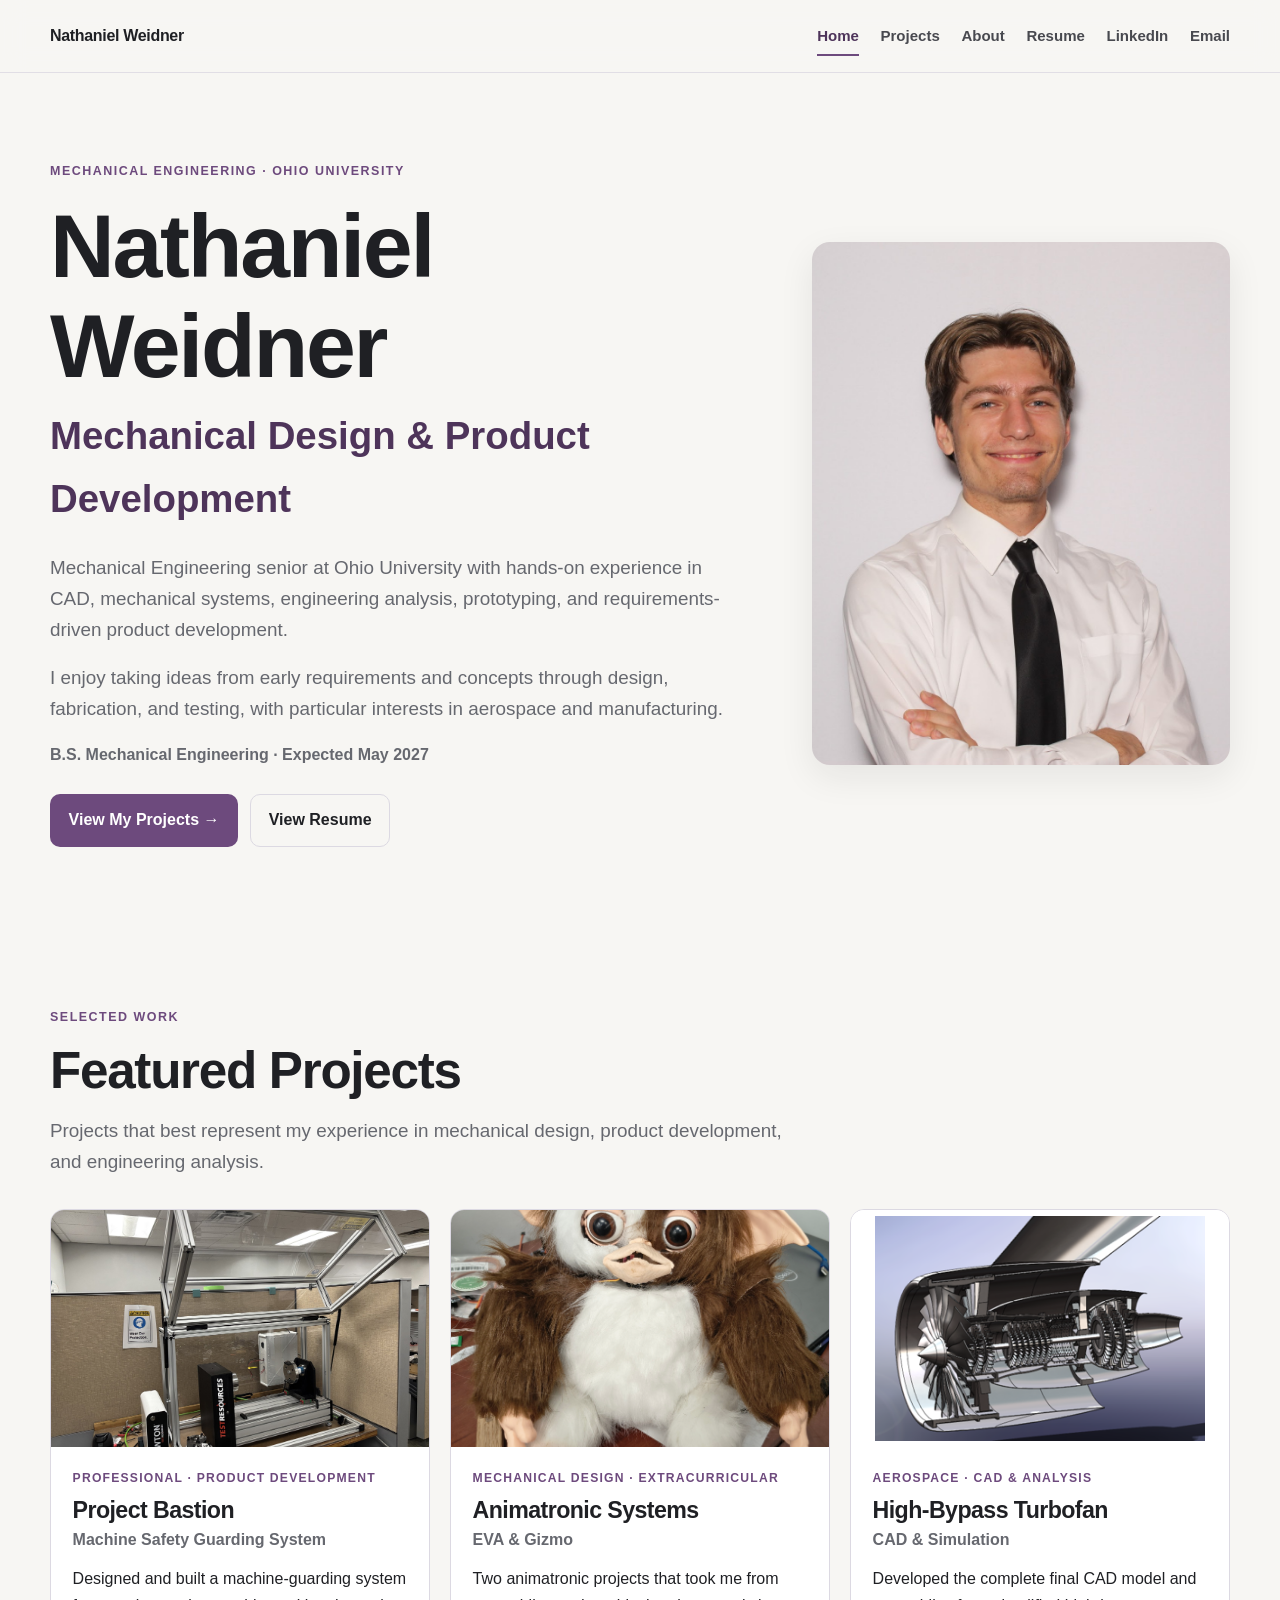
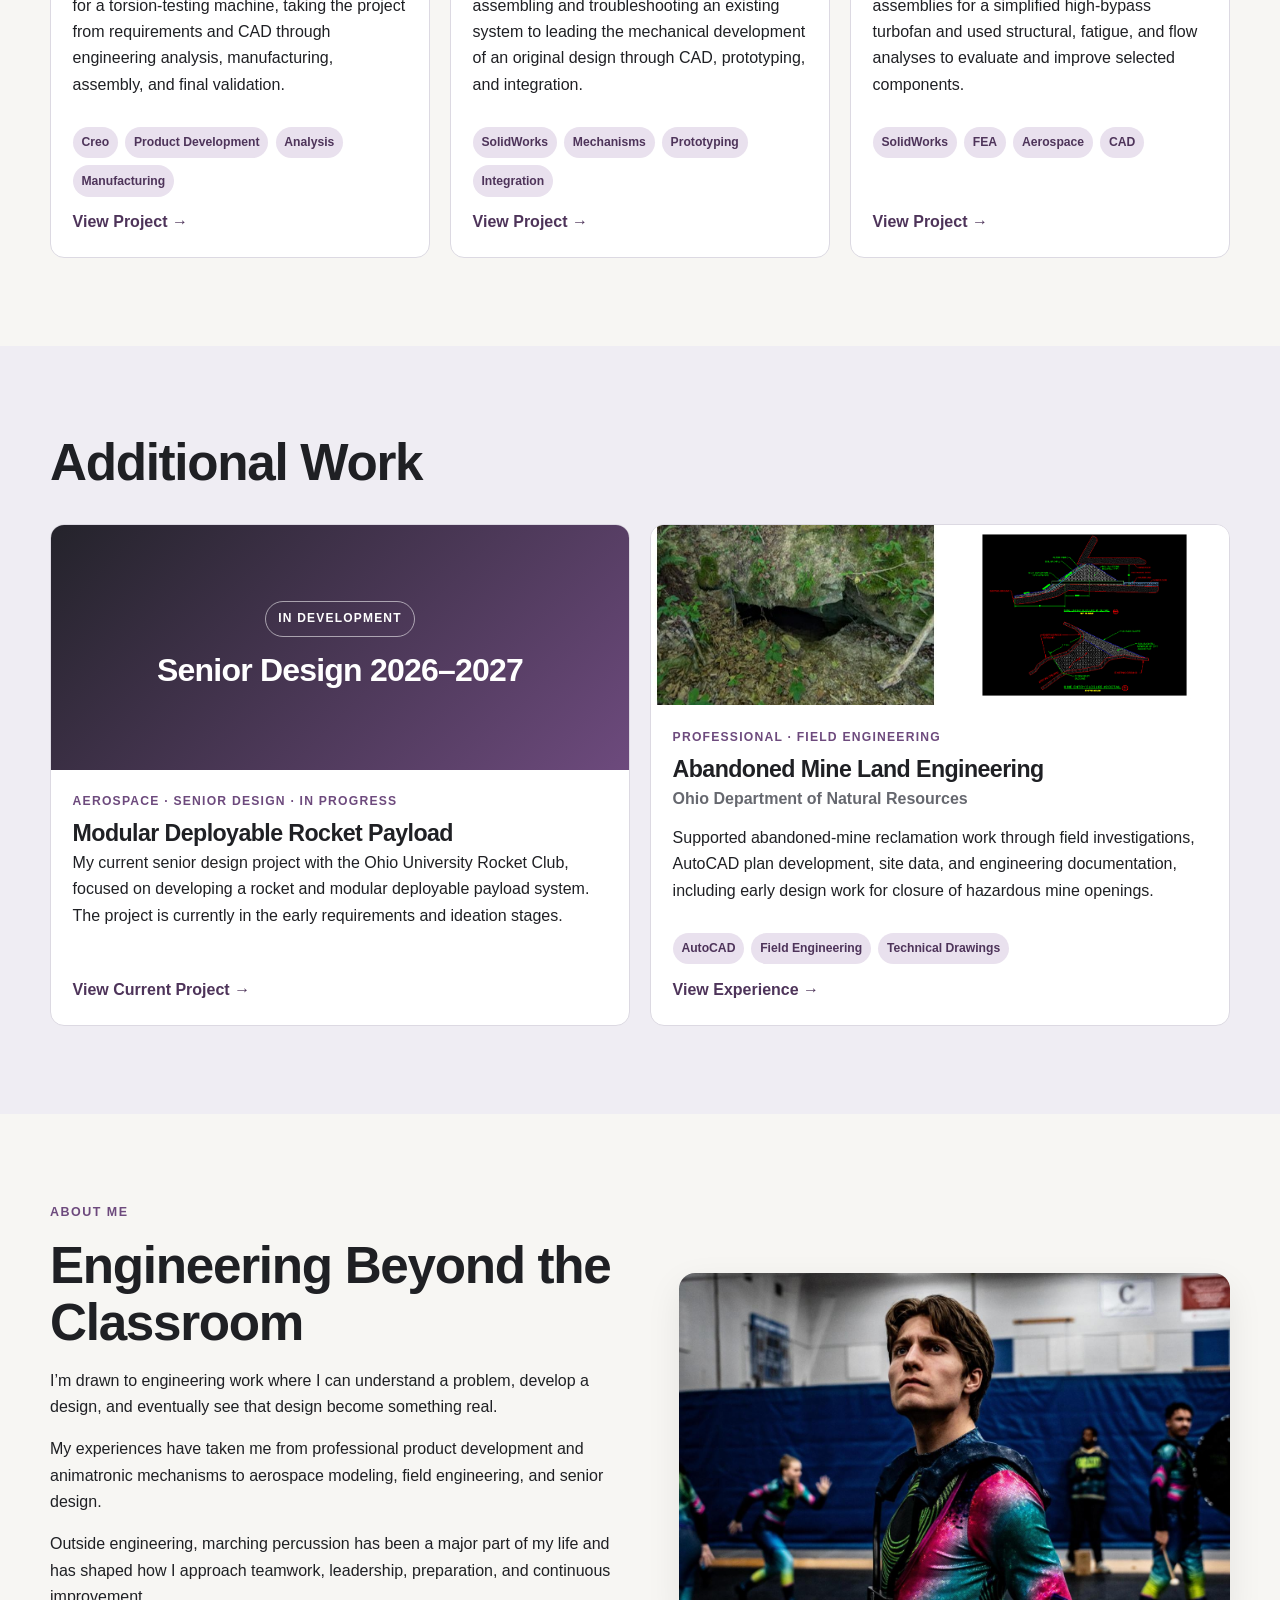
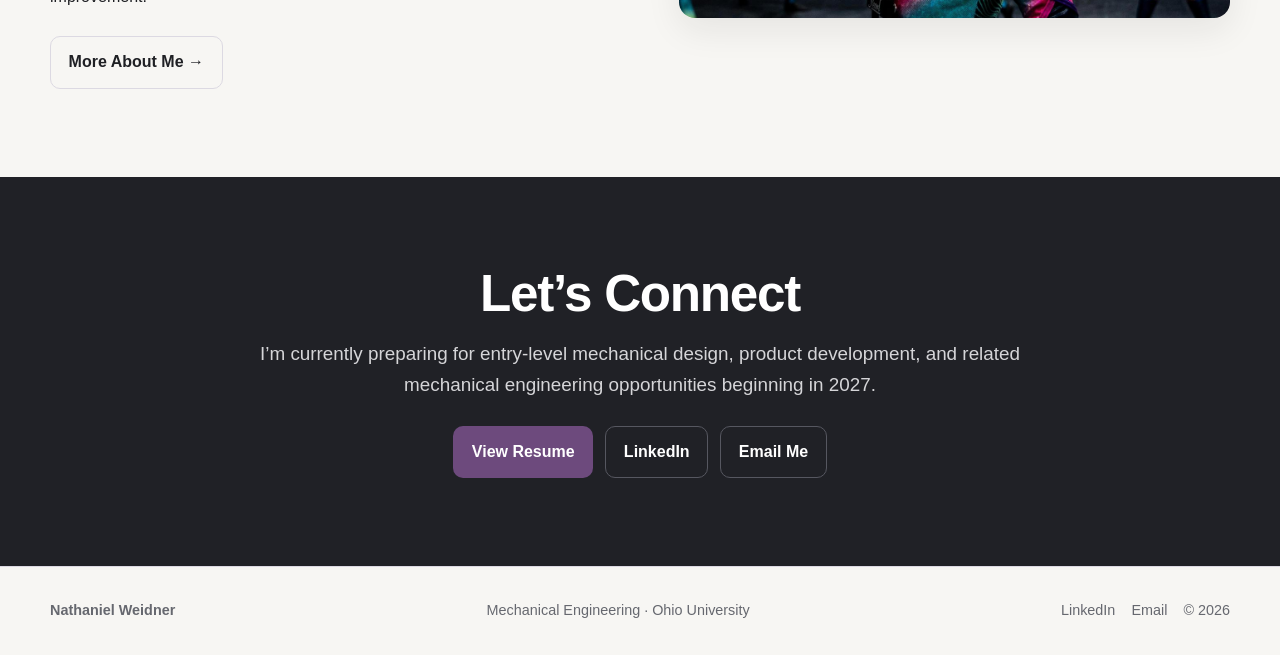
<file: index.html>
<!DOCTYPE html>
<html lang="en"><head>
<meta charset="utf-8"/><meta content="width=device-width, initial-scale=1" name="viewport"/>
<title>Nathaniel Weidner | Mechanical Design &amp; Product Development</title>
<meta content="Mechanical engineering portfolio of Nathaniel Weidner, focused on mechanical design, product development, aerospace, analysis, prototyping, and manufacturing." name="description"/>
<link href="css/styles.css" rel="stylesheet"/></head><body>
<header class="site-header"><div class="container nav-wrap"><a class="brand" href="index.html">Nathaniel Weidner</a><button aria-controls="site-navigation" aria-expanded="false" aria-label="Toggle navigation" class="nav-toggle">☰</button><nav class="nav" id="site-navigation"><a class="active" href="index.html">Home</a><a href="projects.html">Projects</a><a href="about.html">About</a><a href="resume.html">Resume</a><a href="https://www.linkedin.com/in/nathaniel-weidner/" rel="noopener" target="_blank">LinkedIn</a><a href="mailto:ncweidner8104@gmail.com">Email</a></nav></div></header>
<main>
<section class="hero"><div class="container hero-grid"><div><div class="eyebrow">Mechanical Engineering · Ohio University</div><h1>Nathaniel Weidner</h1><div class="hero-title">Mechanical Design &amp; Product Development</div><p class="lede">Mechanical Engineering senior at Ohio University with hands-on experience in CAD, mechanical systems, engineering analysis, prototyping, and requirements-driven product development.</p><p class="lede">I enjoy taking ideas from early requirements and concepts through design, fabrication, and testing, with particular interests in aerospace and manufacturing.</p><div class="hero-meta">B.S. Mechanical Engineering · Expected May 2027</div><div class="btn-row"><a class="btn btn-primary" href="projects.html">View My Projects →</a><a class="btn btn-secondary" href="resume.html">View Resume</a></div></div><img alt="Professional headshot of Nathaniel Weidner" class="hero-photo" src="assets/images/home/headshot.jpg"/></div></section>
<section class="section"><div class="container"><div class="eyebrow">Selected Work</div><h2>Featured Projects</h2><p class="lede">Projects that best represent my experience in mechanical design, product development, and engineering analysis.</p><div class="card-grid-3">
<a class="project-card" href="projects/bastion.html"><img alt="Completed Project Bastion machine guarding system with access lid open" decoding="async" loading="lazy" src="assets/images/bastion/final-open.jpg"/><div class="project-card-body"><div class="category">Professional · Product Development</div><h3>Project Bastion</h3><div class="subtitle">Machine Safety Guarding System</div><p>Designed and built a machine-guarding system for a torsion-testing machine, taking the project from requirements and CAD through engineering analysis, manufacturing, assembly, and final validation.</p><div class="tags"><span class="tag">Creo</span><span class="tag">Product Development</span><span class="tag">Analysis</span><span class="tag">Manufacturing</span></div><div class="card-link">View Project →</div></div></a>
<a class="project-card" href="projects/animatronics.html"><img alt="Completed Gizmo animatronic" decoding="async" loading="lazy" src="assets/images/animatronics/gizmo-finished.png"/><div class="project-card-body"><div class="category">Mechanical Design · Extracurricular</div><h3>Animatronic Systems</h3><div class="subtitle">EVA &amp; Gizmo</div><p>Two animatronic projects that took me from assembling and troubleshooting an existing system to leading the mechanical development of an original design through CAD, prototyping, and integration.</p><div class="tags"><span class="tag">SolidWorks</span><span class="tag">Mechanisms</span><span class="tag">Prototyping</span><span class="tag">Integration</span></div><div class="card-link">View Project →</div></div></a>
<a class="project-card" href="projects/turbofan.html"><img alt="Section render of simplified high-bypass turbofan CAD assembly" class="technical-media" decoding="async" loading="lazy" src="assets/images/turbofan/cross-section.png"/><div class="project-card-body"><div class="category">Aerospace · CAD &amp; Analysis</div><h3>High-Bypass Turbofan</h3><div class="subtitle">CAD &amp; Simulation</div><p>Developed the complete final CAD model and assemblies for a simplified high-bypass turbofan and used structural, fatigue, and flow analyses to evaluate and improve selected components.</p><div class="tags"><span class="tag">SolidWorks</span><span class="tag">FEA</span><span class="tag">Aerospace</span><span class="tag">CAD</span></div><div class="card-link">View Project →</div></div></a>
</div></div></section>
<section class="section section-alt"><div class="container"><h2>Additional Work</h2><div class="card-grid-2">
<a class="project-card" href="projects/rocket.html"><div class="placeholder-card"><div><span class="placeholder-badge">IN DEVELOPMENT</span><h3 style="margin-top:1rem;font-size:2rem">Senior Design 2026–2027</h3></div></div><div class="project-card-body"><div class="category">Aerospace · Senior Design · In Progress</div><h3>Modular Deployable Rocket Payload</h3><p>My current senior design project with the Ohio University Rocket Club, focused on developing a rocket and modular deployable payload system. The project is currently in the early requirements and ideation stages.</p><div class="card-link">View Current Project →</div></div></a>
<a class="project-card" href="projects/odnr.html"><div class="split-images"><img alt="Brick Church abandoned mine opening" decoding="async" loading="lazy" src="assets/images/odnr/brick-church-opening.jpg"/><img alt="AutoCAD mine portal closure plan and cross-section" class="technical-media" decoding="async" loading="lazy" src="assets/images/odnr/brick-church-section.png"/></div><div class="project-card-body"><div class="category">Professional · Field Engineering</div><h3>Abandoned Mine Land Engineering</h3><div class="subtitle">Ohio Department of Natural Resources</div><p>Supported abandoned-mine reclamation work through field investigations, AutoCAD plan development, site data, and engineering documentation, including early design work for closure of hazardous mine openings.</p><div class="tags"><span class="tag">AutoCAD</span><span class="tag">Field Engineering</span><span class="tag">Technical Drawings</span></div><div class="card-link">View Experience →</div></div></a>
</div></div></section>
<section class="section"><div class="container about-preview"><div><div class="eyebrow">About Me</div><h2>Engineering Beyond the Classroom</h2><p>I’m drawn to engineering work where I can understand a problem, develop a design, and eventually see that design become something real.</p><p>My experiences have taken me from professional product development and animatronic mechanisms to aerospace modeling, field engineering, and senior design.</p><p>Outside engineering, marching percussion has been a major part of my life and has shaped how I approach teamwork, leadership, preparation, and continuous improvement.</p><div class="btn-row"><a class="btn btn-secondary" href="about.html">More About Me →</a></div></div><img alt="Nathaniel Weidner performing with Cap City World" class="about-preview-photo" decoding="async" loading="lazy" src="assets/images/about/ccw-action-1.jpg"/></div></section>
<section class="section section-dark"><div class="container" style="text-align:center;max-width:800px"><h2>Let’s Connect</h2><p class="lede" style="margin-inline:auto">I’m currently preparing for entry-level mechanical design, product development, and related mechanical engineering opportunities beginning in 2027.</p><div class="btn-row" style="justify-content:center"><a class="btn btn-primary" href="resume.html">View Resume</a><a class="btn btn-secondary" href="https://www.linkedin.com/in/nathaniel-weidner/" rel="noopener" target="_blank">LinkedIn</a><a class="btn btn-secondary" href="mailto:ncweidner8104@gmail.com">Email Me</a></div></div></section>
</main>
<footer class="site-footer"><div class="container footer-wrap"><strong>Nathaniel Weidner</strong><span>Mechanical Engineering · Ohio University</span><div class="footer-links"><a href="https://www.linkedin.com/in/nathaniel-weidner/" rel="noopener" target="_blank">LinkedIn</a><a href="mailto:ncweidner8104@gmail.com">Email</a><span>© <span data-year=""></span></span></div></div></footer><script src="js/main.js"></script></body></html>
</file>
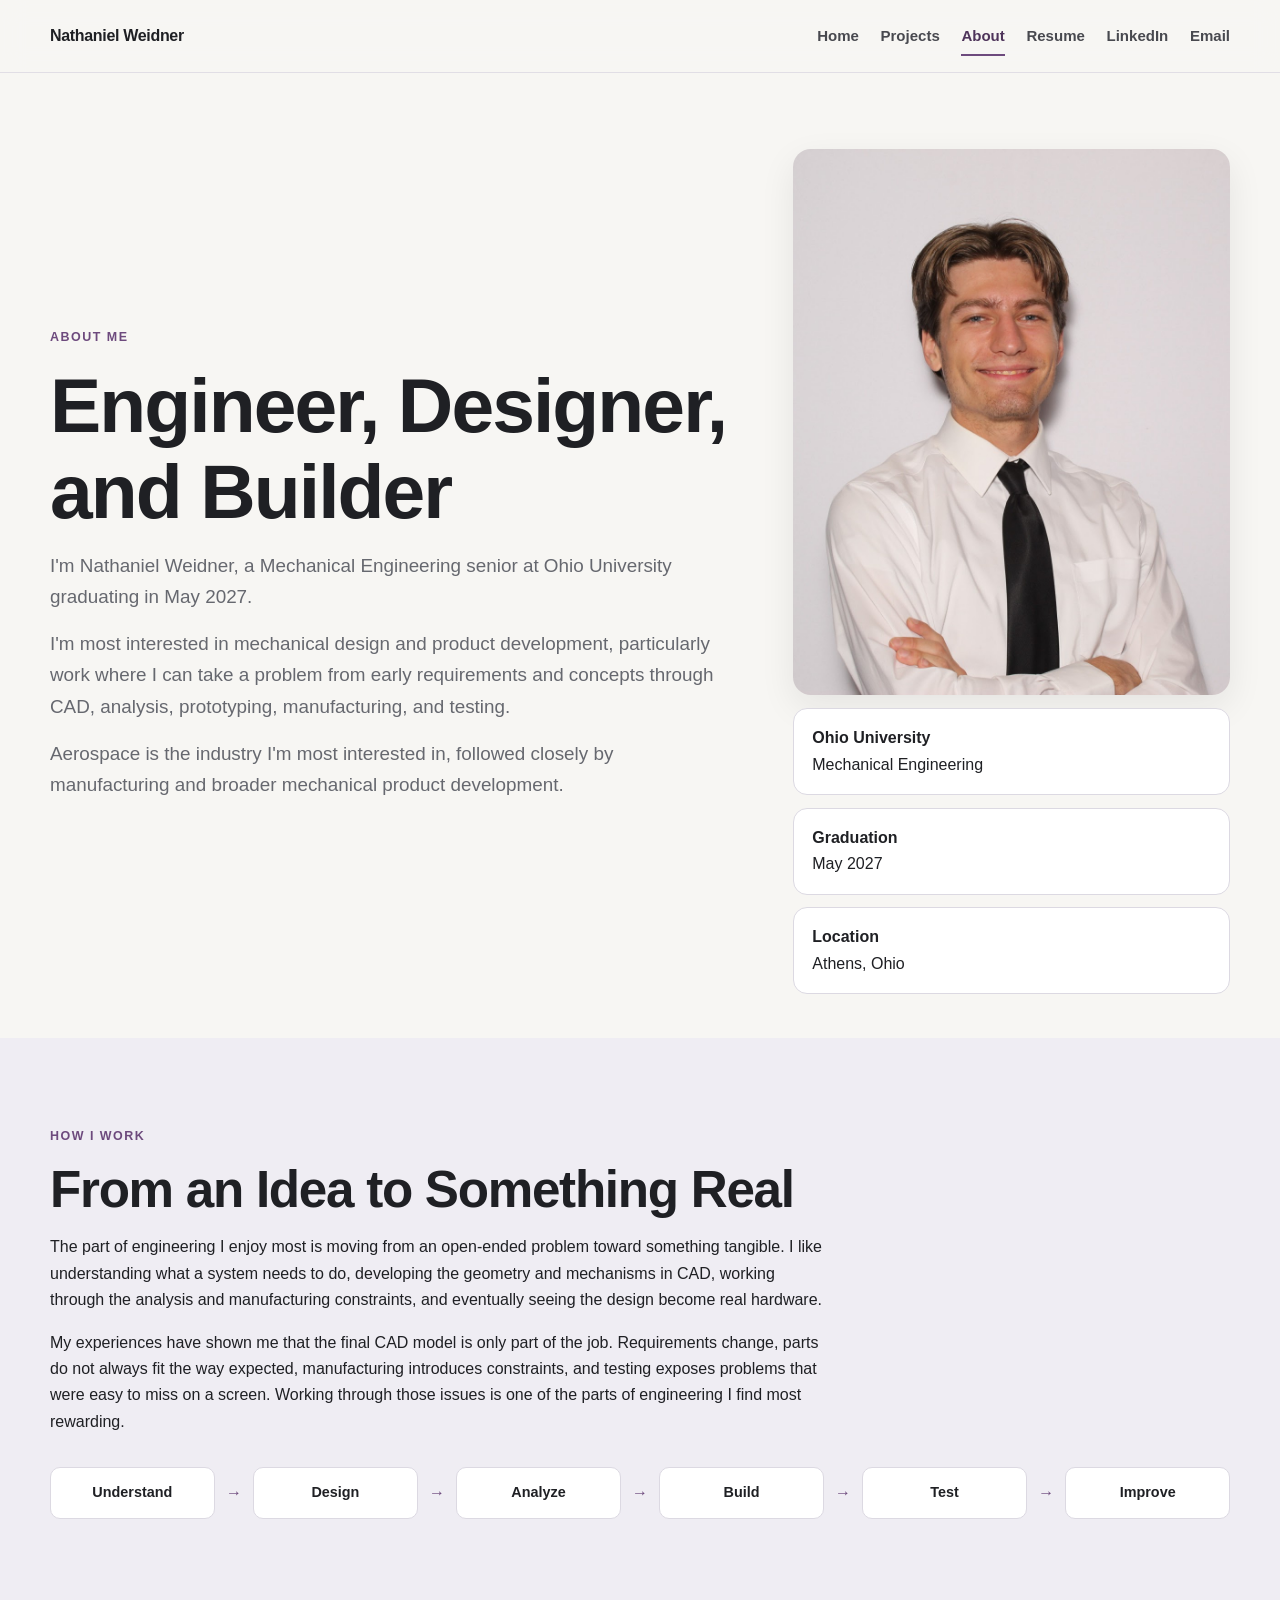
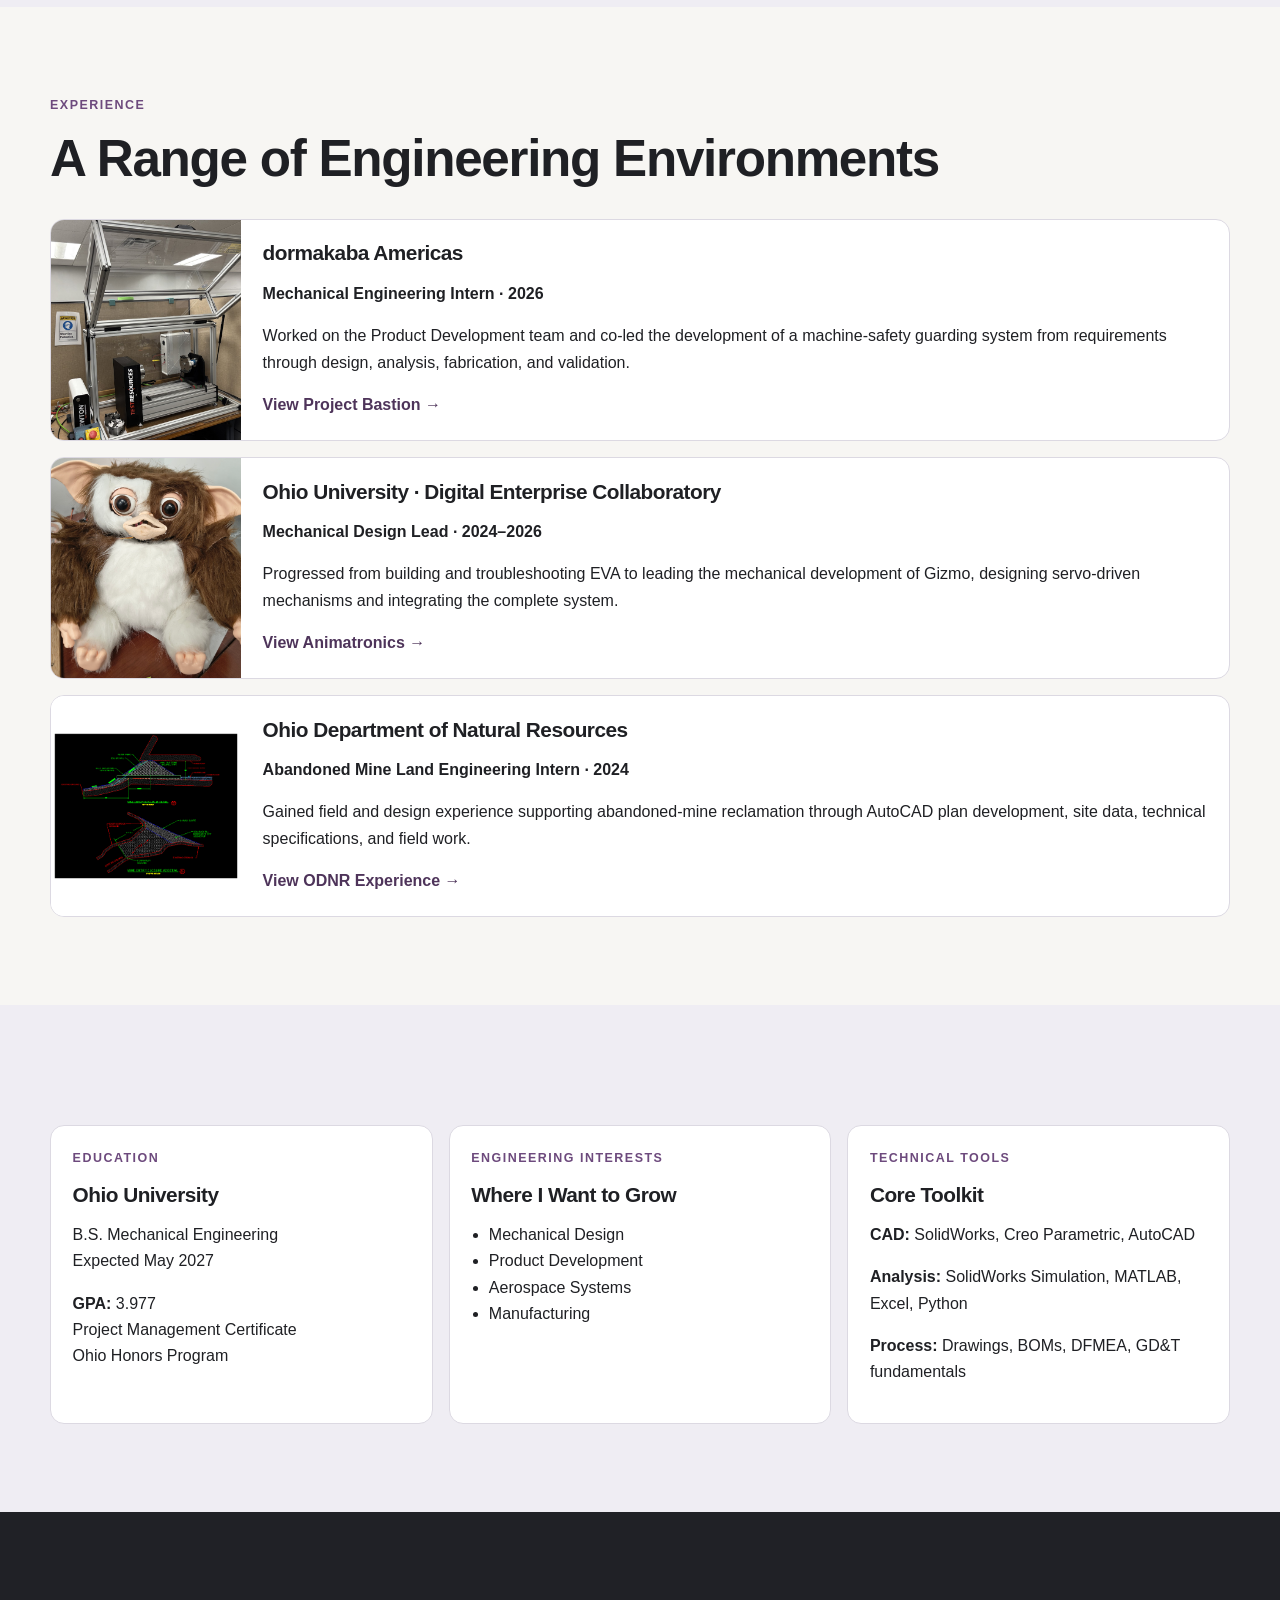
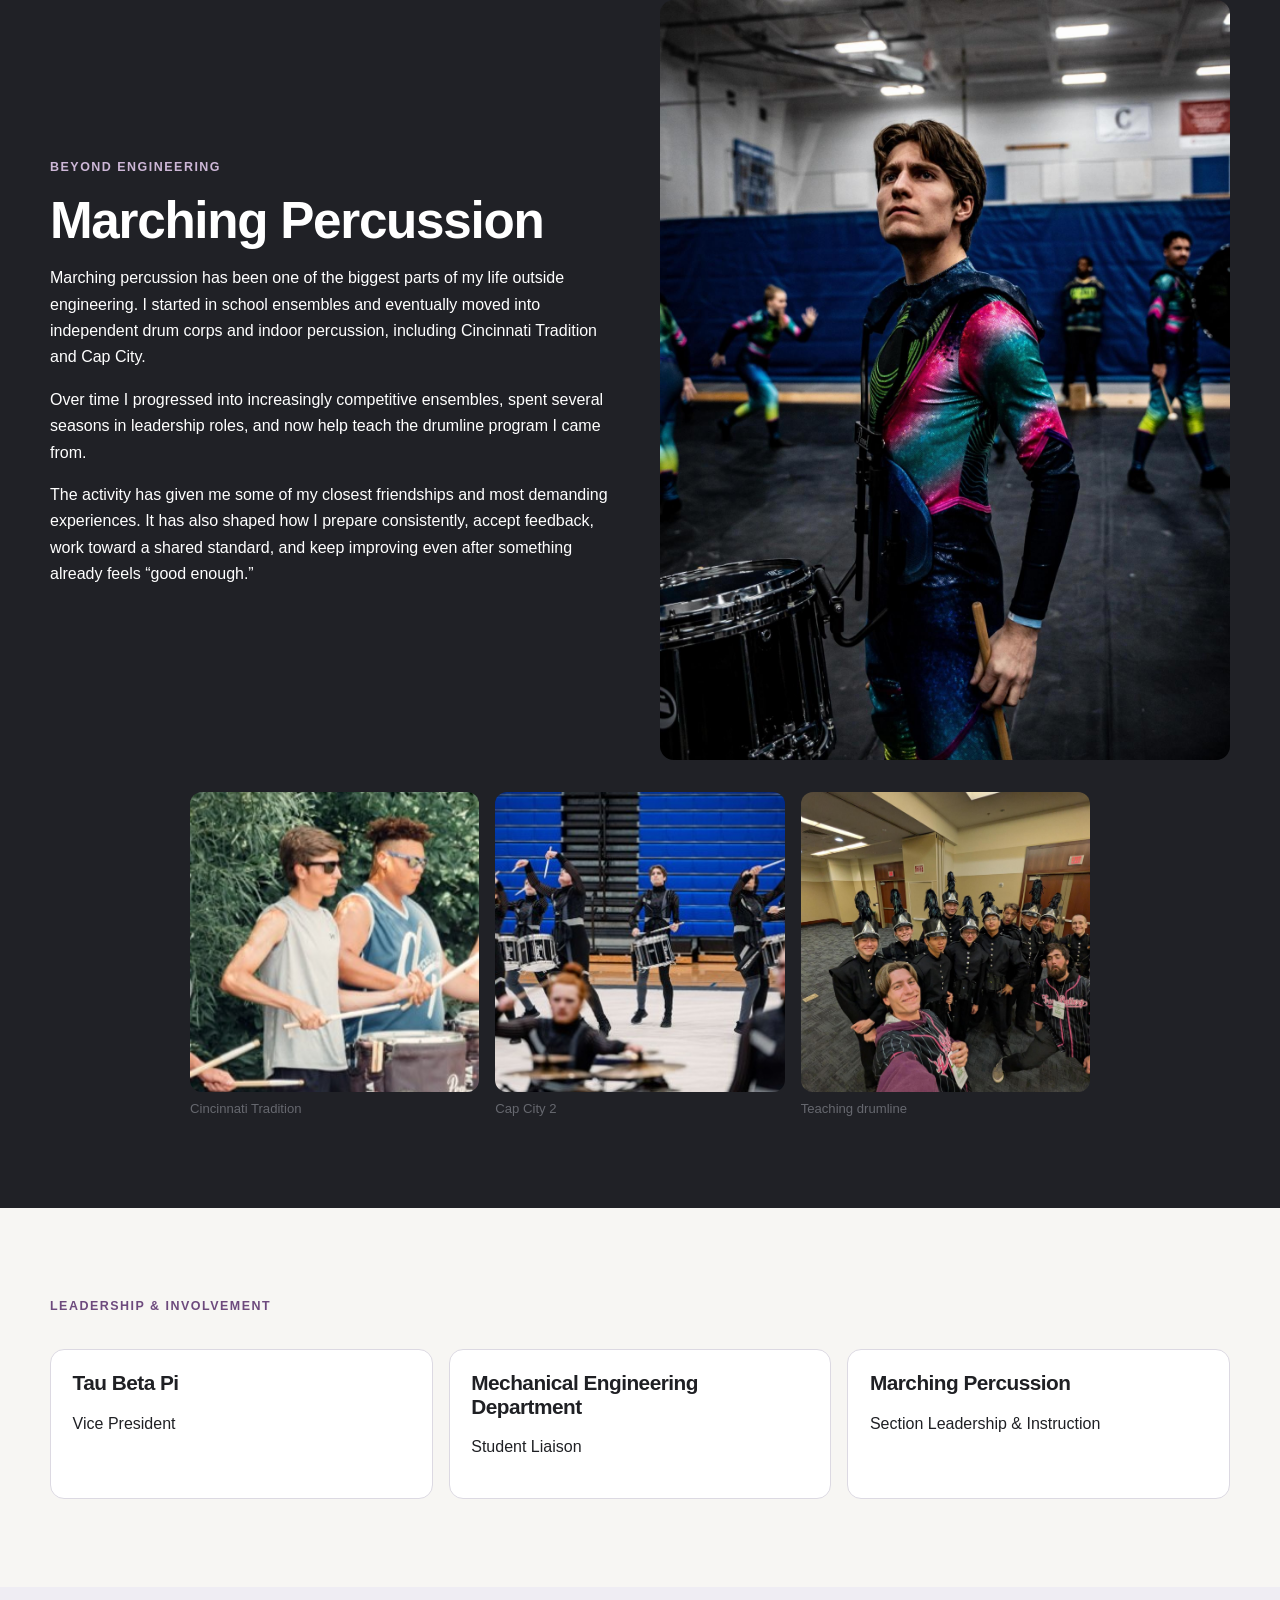
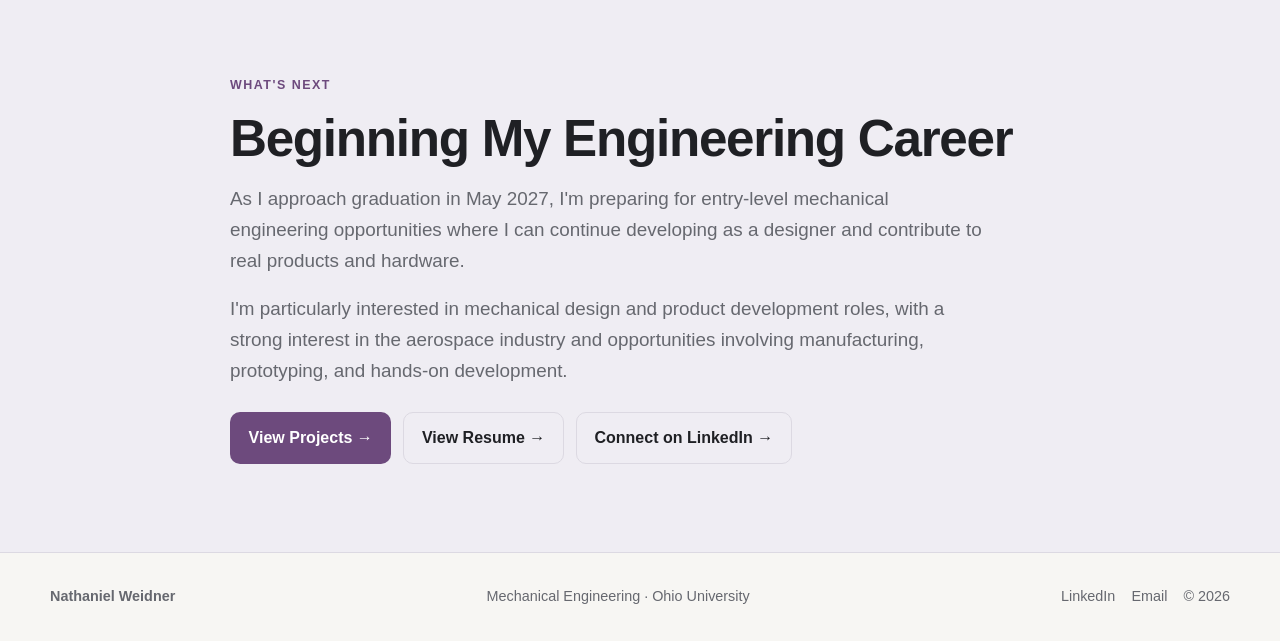
<file: about.html>
<!DOCTYPE html>
<html lang="en"><head><meta charset="utf-8"/><meta content="width=device-width, initial-scale=1" name="viewport"/><title>About | Nathaniel Weidner</title><meta content="About Nathaniel Weidner, a mechanical engineering senior at Ohio University focused on mechanical design, product development, aerospace, and manufacturing." name="description"/><link href="css/styles.css" rel="stylesheet"/></head><body>
<header class="site-header"><div class="container nav-wrap"><a class="brand" href="index.html">Nathaniel Weidner</a><button aria-controls="site-navigation" aria-expanded="false" aria-label="Toggle navigation" class="nav-toggle">☰</button><nav class="nav" id="site-navigation"><a href="index.html">Home</a><a href="projects.html">Projects</a><a class="active" href="about.html">About</a><a href="resume.html">Resume</a><a href="https://www.linkedin.com/in/nathaniel-weidner/" rel="noopener" target="_blank">LinkedIn</a><a href="mailto:ncweidner8104@gmail.com">Email</a></nav></div></header>
<main><section class="project-hero"><div class="container about-hero"><div><div class="eyebrow">About Me</div><h1>Engineer, Designer, and Builder</h1><p class="lede">I'm Nathaniel Weidner, a Mechanical Engineering senior at Ohio University graduating in May 2027.</p><p class="lede">I'm most interested in mechanical design and product development, particularly work where I can take a problem from early requirements and concepts through CAD, analysis, prototyping, manufacturing, and testing.</p><p class="lede">Aerospace is the industry I'm most interested in, followed closely by manufacturing and broader mechanical product development.</p></div><div><img alt="Professional headshot of Nathaniel Weidner" class="hero-photo" src="assets/images/home/headshot.jpg"/><div class="fact-card"><strong>Ohio University</strong>Mechanical Engineering</div><div class="fact-card"><strong>Graduation</strong>May 2027</div><div class="fact-card"><strong>Location</strong>Athens, Ohio</div></div></div></section>
<section class="section section-alt"><div class="container"><div class="eyebrow">How I Work</div><h2>From an Idea to Something Real</h2><div class="content-narrow"><p>The part of engineering I enjoy most is moving from an open-ended problem toward something tangible. I like understanding what a system needs to do, developing the geometry and mechanisms in CAD, working through the analysis and manufacturing constraints, and eventually seeing the design become real hardware.</p><p>My experiences have shown me that the final CAD model is only part of the job. Requirements change, parts do not always fit the way expected, manufacturing introduces constraints, and testing exposes problems that were easy to miss on a screen. Working through those issues is one of the parts of engineering I find most rewarding.</p></div><div aria-label="Engineering approach" class="process-line about-process"><span>Understand</span><i>→</i><span>Design</span><i>→</i><span>Analyze</span><i>→</i><span>Build</span><i>→</i><span>Test</span><i>→</i><span>Improve</span></div></div></section>
<section class="section"><div class="container"><div class="eyebrow">Experience</div><h2>A Range of Engineering Environments</h2><div class="experience-list"><div class="experience-card"><img alt="Project Bastion guarding system" decoding="async" loading="lazy" src="assets/images/bastion/final-open.jpg"/><div class="copy"><h3>dormakaba Americas</h3><p><strong>Mechanical Engineering Intern · 2026</strong></p><p>Worked on the Product Development team and co-led the development of a machine-safety guarding system from requirements through design, analysis, fabrication, and validation.</p><a class="card-link" href="projects/bastion.html">View Project Bastion →</a></div></div><div class="experience-card"><img alt="Completed Gizmo animatronic" decoding="async" loading="lazy" src="assets/images/animatronics/gizmo-finished.png"/><div class="copy"><h3>Ohio University · Digital Enterprise Collaboratory</h3><p><strong>Mechanical Design Lead · 2024–2026</strong></p><p>Progressed from building and troubleshooting EVA to leading the mechanical development of Gizmo, designing servo-driven mechanisms and integrating the complete system.</p><a class="card-link" href="projects/animatronics.html">View Animatronics →</a></div></div><div class="experience-card"><img alt="AutoCAD mine closure drawing" class="technical-media" decoding="async" loading="lazy" src="assets/images/odnr/brick-church-section.png"/><div class="copy"><h3>Ohio Department of Natural Resources</h3><p><strong>Abandoned Mine Land Engineering Intern · 2024</strong></p><p>Gained field and design experience supporting abandoned-mine reclamation through AutoCAD plan development, site data, technical specifications, and field work.</p><a class="card-link" href="projects/odnr.html">View ODNR Experience →</a></div></div></div></div></section>
<section class="section section-alt"><div class="container"><div class="three-info"><div class="info-card"><div class="eyebrow">Education</div><h3>Ohio University</h3><p>B.S. Mechanical Engineering<br/>Expected May 2027</p><p><strong>GPA:</strong> 3.977<br/>Project Management Certificate<br/>Ohio Honors Program</p></div><div class="info-card"><div class="eyebrow">Engineering Interests</div><h3>Where I Want to Grow</h3><ul><li>Mechanical Design</li><li>Product Development</li><li>Aerospace Systems</li><li>Manufacturing</li></ul></div><div class="info-card"><div class="eyebrow">Technical Tools</div><h3>Core Toolkit</h3><p><strong>CAD:</strong> SolidWorks, Creo Parametric, AutoCAD</p><p><strong>Analysis:</strong> SolidWorks Simulation, MATLAB, Excel, Python</p><p><strong>Process:</strong> Drawings, BOMs, DFMEA, GD&amp;T fundamentals</p></div></div></div></section>
<section class="section section-dark"><div class="container music-feature"><div><div class="eyebrow">Beyond Engineering</div><h2>Marching Percussion</h2><p>Marching percussion has been one of the biggest parts of my life outside engineering. I started in school ensembles and eventually moved into independent drum corps and indoor percussion, including Cincinnati Tradition and Cap City.</p><p>Over time I progressed into increasingly competitive ensembles, spent several seasons in leadership roles, and now help teach the drumline program I came from.</p><p>The activity has given me some of my closest friendships and most demanding experiences. It has also shaped how I prepare consistently, accept feedback, work toward a shared standard, and keep improving even after something already feels “good enough.”</p></div><img alt="Nathaniel performing with Cap City World" decoding="async" loading="lazy" src="assets/images/about/ccw-action-1.jpg"/></div><div class="container gallery gallery-3 music-gallery" style="margin-top:2rem"><figure><img alt="Cincinnati Tradition performance" decoding="async" loading="lazy" src="assets/images/about/cincinnati-tradition.jpg"/><figcaption>Cincinnati Tradition</figcaption></figure><figure><img alt="Cap City 2 performance" decoding="async" loading="lazy" src="assets/images/about/cap-city-2.jpg"/><figcaption>Cap City 2</figcaption></figure><figure><img alt="Teaching high school drumline" decoding="async" loading="lazy" src="assets/images/about/teaching-drumline.jpg"/><figcaption>Teaching drumline</figcaption></figure></div></section>
<section class="section"><div class="container"><div class="eyebrow">Leadership &amp; Involvement</div><div class="three-info"><div class="info-card"><h3>Tau Beta Pi</h3><p>Vice President</p></div><div class="info-card"><h3>Mechanical Engineering Department</h3><p>Student Liaison</p></div><div class="info-card"><h3>Marching Percussion</h3><p>Section Leadership &amp; Instruction</p></div></div></div></section>
<section class="section section-alt"><div class="container" style="max-width:820px"><div class="eyebrow">What's Next</div><h2>Beginning My Engineering Career</h2><p class="lede">As I approach graduation in May 2027, I'm preparing for entry-level mechanical engineering opportunities where I can continue developing as a designer and contribute to real products and hardware.</p><p class="lede">I'm particularly interested in mechanical design and product development roles, with a strong interest in the aerospace industry and opportunities involving manufacturing, prototyping, and hands-on development.</p><div class="btn-row"><a class="btn btn-primary" href="projects.html">View Projects →</a><a class="btn btn-secondary" href="resume.html">View Resume →</a><a class="btn btn-secondary" href="https://www.linkedin.com/in/nathaniel-weidner/" rel="noopener" target="_blank">Connect on LinkedIn →</a></div></div></section></main>
<footer class="site-footer"><div class="container footer-wrap"><strong>Nathaniel Weidner</strong><span>Mechanical Engineering · Ohio University</span><div class="footer-links"><a href="https://www.linkedin.com/in/nathaniel-weidner/" rel="noopener" target="_blank">LinkedIn</a><a href="mailto:ncweidner8104@gmail.com">Email</a><span>© <span data-year=""></span></span></div></div></footer><script src="js/main.js"></script></body></html>
</file>
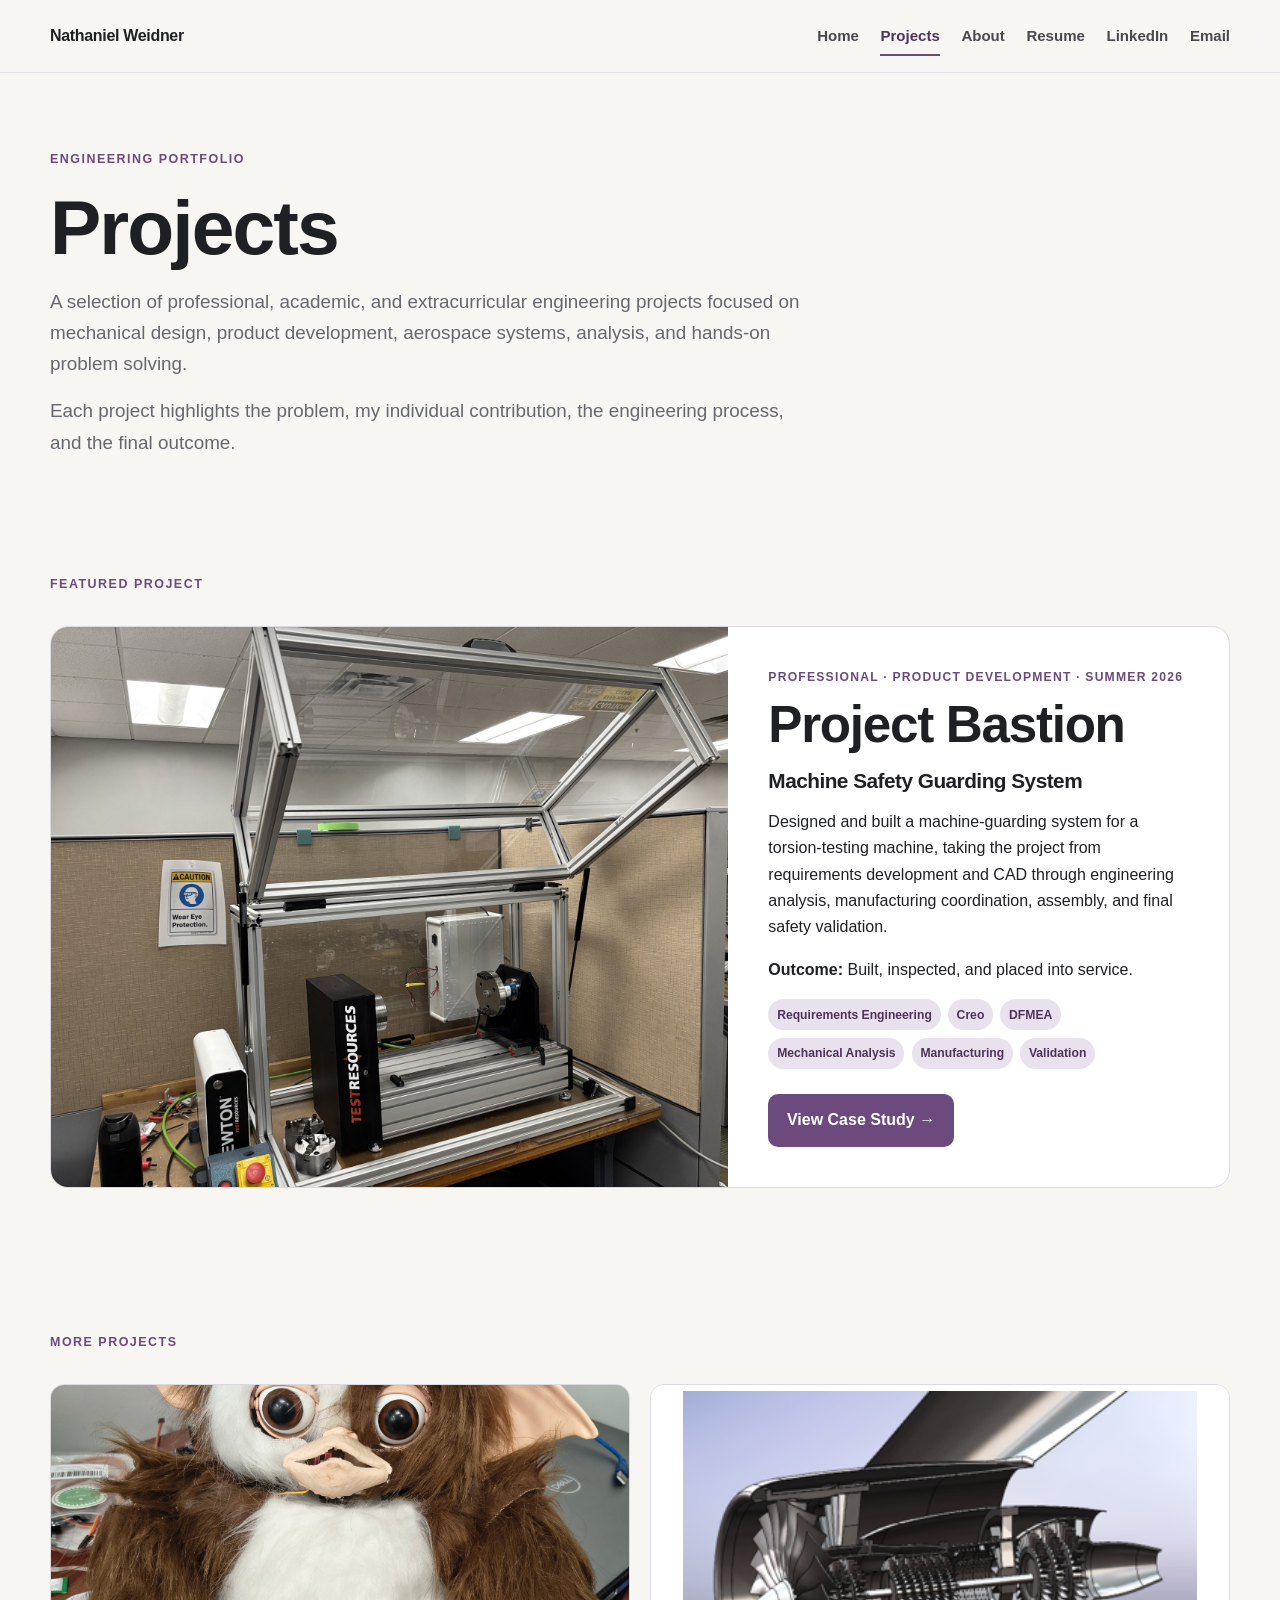
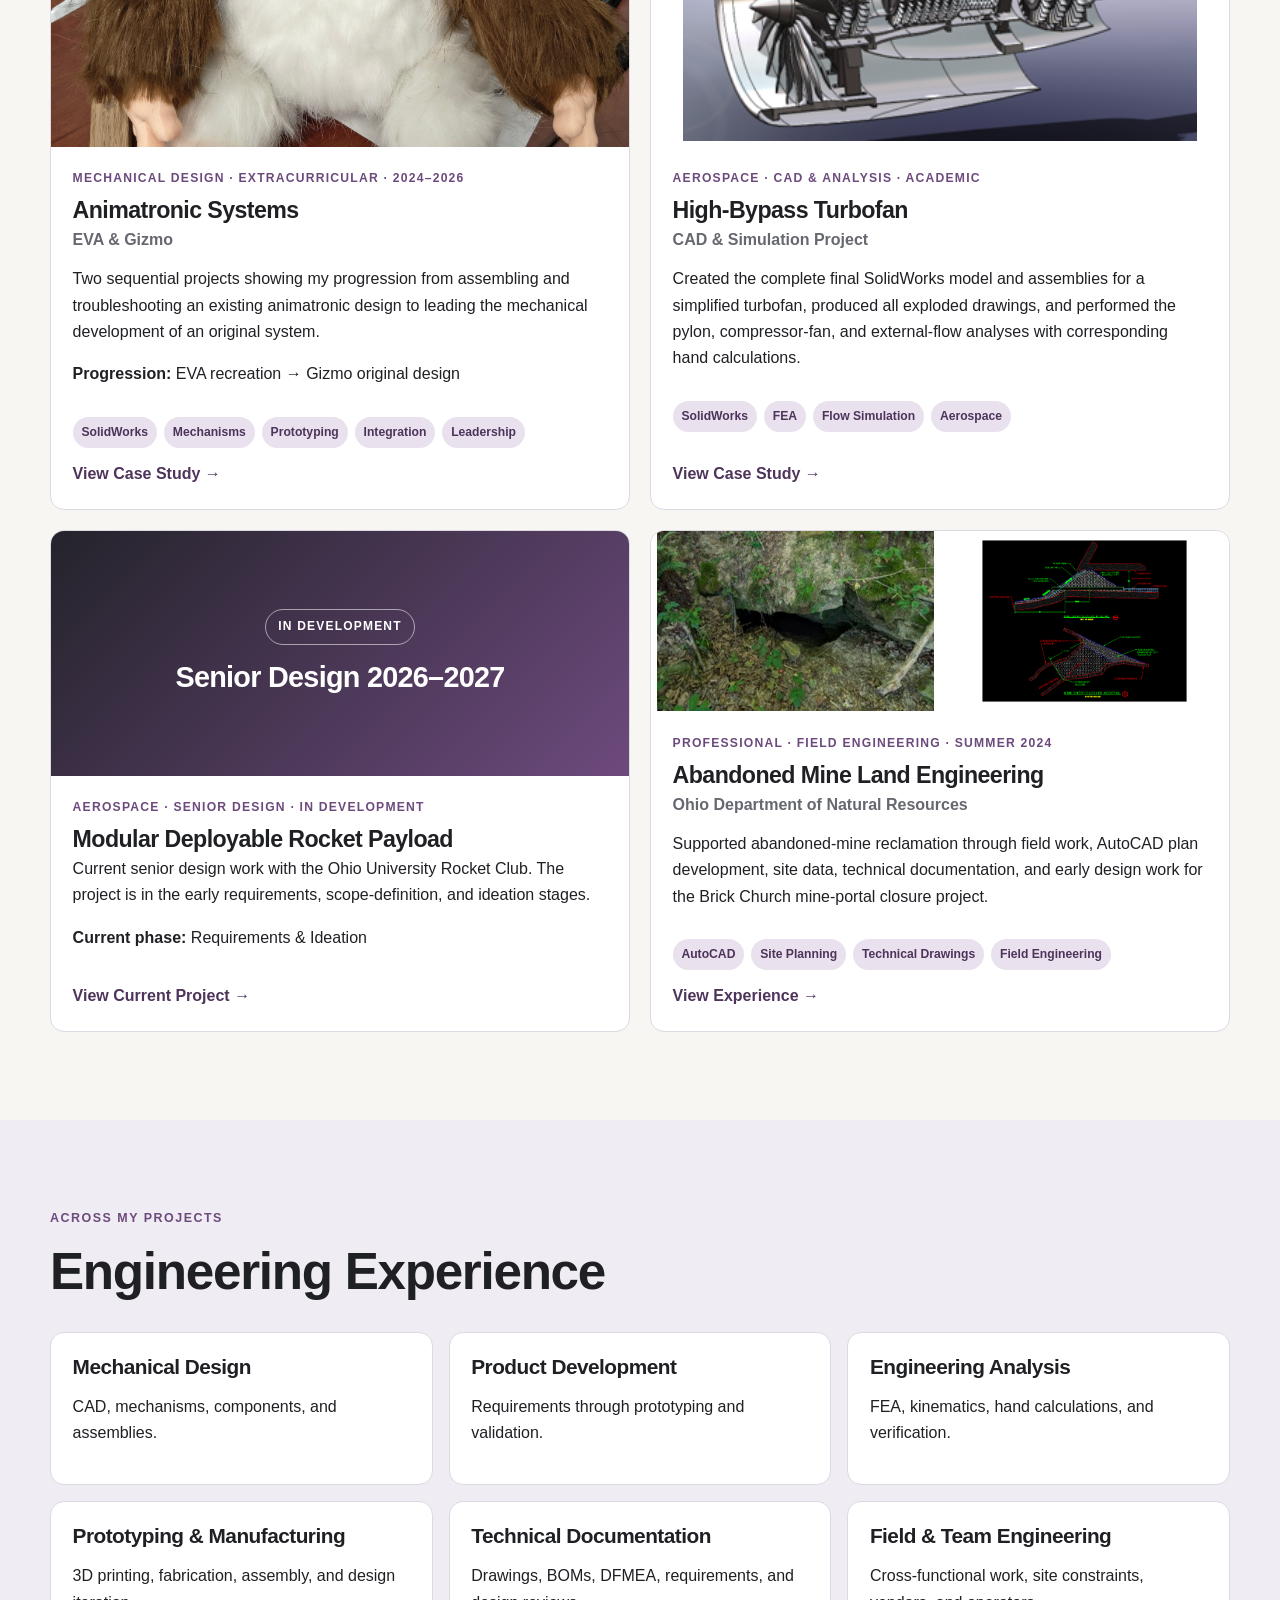
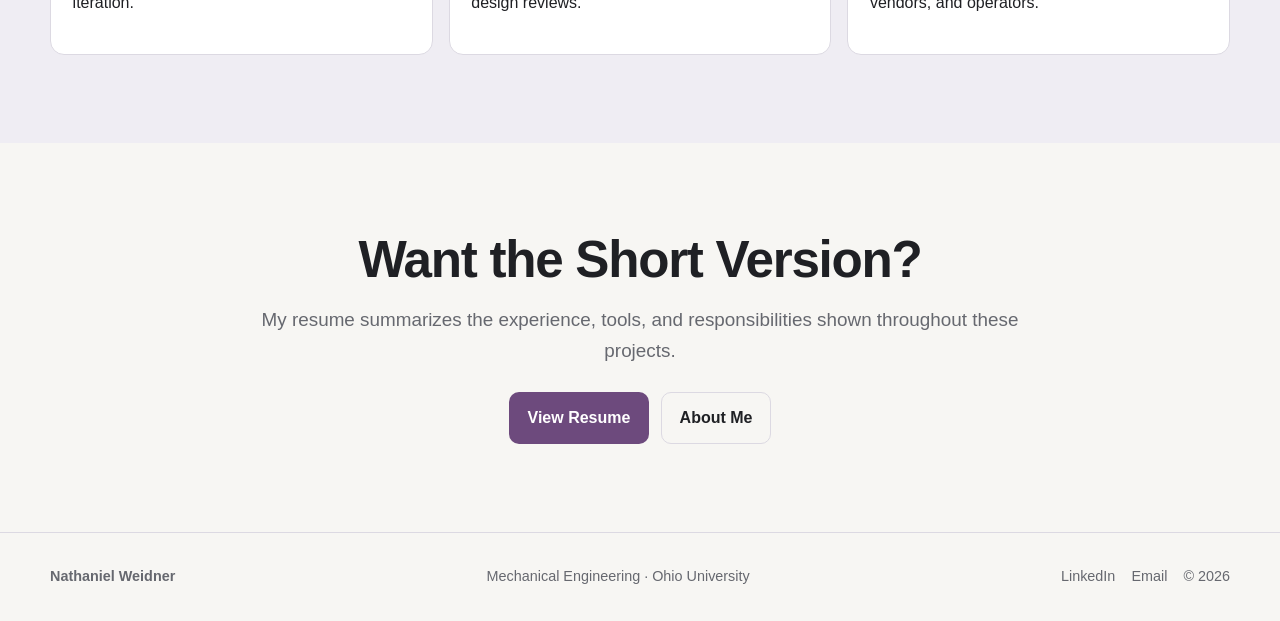
<file: projects.html>
<!DOCTYPE html>
<html lang="en"><head><meta charset="utf-8"/><meta content="width=device-width, initial-scale=1" name="viewport"/><title>Projects | Nathaniel Weidner</title><meta content="Engineering projects by Nathaniel Weidner spanning product development, mechanical design, aerospace CAD and analysis, senior design, and field engineering." name="description"/><link href="css/styles.css" rel="stylesheet"/></head><body>
<header class="site-header"><div class="container nav-wrap"><a class="brand" href="index.html">Nathaniel Weidner</a><button aria-controls="site-navigation" aria-expanded="false" aria-label="Toggle navigation" class="nav-toggle">☰</button><nav class="nav" id="site-navigation"><a href="index.html">Home</a><a class="active" href="projects.html">Projects</a><a href="about.html">About</a><a href="resume.html">Resume</a><a href="https://www.linkedin.com/in/nathaniel-weidner/" rel="noopener" target="_blank">LinkedIn</a><a href="mailto:ncweidner8104@gmail.com">Email</a></nav></div></header>
<main><section class="project-hero"><div class="container"><div class="eyebrow">Engineering Portfolio</div><h1>Projects</h1><p class="lede">A selection of professional, academic, and extracurricular engineering projects focused on mechanical design, product development, aerospace systems, analysis, and hands-on problem solving.</p><p class="lede">Each project highlights the problem, my individual contribution, the engineering process, and the final outcome.</p></div></section>
<section class="section-tight"><div class="container"><div class="eyebrow">Featured Project</div><div class="featured-project"><img alt="Completed Project Bastion safety guarding system" src="assets/images/bastion/final-open.jpg"/><div class="featured-copy"><div class="category">Professional · Product Development · Summer 2026</div><h2>Project Bastion</h2><h3>Machine Safety Guarding System</h3><p>Designed and built a machine-guarding system for a torsion-testing machine, taking the project from requirements development and CAD through engineering analysis, manufacturing coordination, assembly, and final safety validation.</p><p><strong>Outcome:</strong> Built, inspected, and placed into service.</p><div class="tags"><span class="tag">Requirements Engineering</span><span class="tag">Creo</span><span class="tag">DFMEA</span><span class="tag">Mechanical Analysis</span><span class="tag">Manufacturing</span><span class="tag">Validation</span></div><div class="btn-row"><a class="btn btn-primary" href="projects/bastion.html">View Case Study →</a></div></div></div></div></section>
<section class="section"><div class="container"><div class="eyebrow">More Projects</div><div class="card-grid-2">
<a class="project-card" href="projects/animatronics.html"><img alt="Completed Gizmo animatronic" decoding="async" loading="lazy" src="assets/images/animatronics/gizmo-finished.png"/><div class="project-card-body"><div class="category">Mechanical Design · Extracurricular · 2024–2026</div><h3>Animatronic Systems</h3><div class="subtitle">EVA &amp; Gizmo</div><p>Two sequential projects showing my progression from assembling and troubleshooting an existing animatronic design to leading the mechanical development of an original system.</p><p><strong>Progression:</strong> EVA recreation → Gizmo original design</p><div class="tags"><span class="tag">SolidWorks</span><span class="tag">Mechanisms</span><span class="tag">Prototyping</span><span class="tag">Integration</span><span class="tag">Leadership</span></div><div class="card-link">View Case Study →</div></div></a>
<a class="project-card" href="projects/turbofan.html"><img alt="Cross-section render of simplified turbofan" class="technical-media" decoding="async" loading="lazy" src="assets/images/turbofan/cross-section.png"/><div class="project-card-body"><div class="category">Aerospace · CAD &amp; Analysis · Academic</div><h3>High-Bypass Turbofan</h3><div class="subtitle">CAD &amp; Simulation Project</div><p>Created the complete final SolidWorks model and assemblies for a simplified turbofan, produced all exploded drawings, and performed the pylon, compressor-fan, and external-flow analyses with corresponding hand calculations.</p><div class="tags"><span class="tag">SolidWorks</span><span class="tag">FEA</span><span class="tag">Flow Simulation</span><span class="tag">Aerospace</span></div><div class="card-link">View Case Study →</div></div></a>
<a class="project-card" href="projects/rocket.html"><div class="placeholder-card"><div><span class="placeholder-badge">IN DEVELOPMENT</span><h3 style="margin-top:1rem;font-size:1.8rem">Senior Design 2026–2027</h3></div></div><div class="project-card-body"><div class="category">Aerospace · Senior Design · In Development</div><h3>Modular Deployable Rocket Payload</h3><p>Current senior design work with the Ohio University Rocket Club. The project is in the early requirements, scope-definition, and ideation stages.</p><p><strong>Current phase:</strong> Requirements &amp; Ideation</p><div class="card-link">View Current Project →</div></div></a>
<a class="project-card" href="projects/odnr.html"><div class="split-images"><img alt="Brick Church mine opening" decoding="async" loading="lazy" src="assets/images/odnr/brick-church-opening.jpg"/><img alt="Brick Church AutoCAD plan" class="technical-media" decoding="async" loading="lazy" src="assets/images/odnr/brick-church-section.png"/></div><div class="project-card-body"><div class="category">Professional · Field Engineering · Summer 2024</div><h3>Abandoned Mine Land Engineering</h3><div class="subtitle">Ohio Department of Natural Resources</div><p>Supported abandoned-mine reclamation through field work, AutoCAD plan development, site data, technical documentation, and early design work for the Brick Church mine-portal closure project.</p><div class="tags"><span class="tag">AutoCAD</span><span class="tag">Site Planning</span><span class="tag">Technical Drawings</span><span class="tag">Field Engineering</span></div><div class="card-link">View Experience →</div></div></a>
</div></div></section>
<section class="section section-alt"><div class="container"><div class="eyebrow">Across My Projects</div><h2>Engineering Experience</h2><div class="three-info"><div class="info-card"><h3>Mechanical Design</h3><p>CAD, mechanisms, components, and assemblies.</p></div><div class="info-card"><h3>Product Development</h3><p>Requirements through prototyping and validation.</p></div><div class="info-card"><h3>Engineering Analysis</h3><p>FEA, kinematics, hand calculations, and verification.</p></div><div class="info-card"><h3>Prototyping &amp; Manufacturing</h3><p>3D printing, fabrication, assembly, and design iteration.</p></div><div class="info-card"><h3>Technical Documentation</h3><p>Drawings, BOMs, DFMEA, requirements, and design reviews.</p></div><div class="info-card"><h3>Field &amp; Team Engineering</h3><p>Cross-functional work, site constraints, vendors, and operators.</p></div></div></div></section>
<section class="section"><div class="container" style="text-align:center;max-width:760px"><h2>Want the Short Version?</h2><p class="lede">My resume summarizes the experience, tools, and responsibilities shown throughout these projects.</p><div class="btn-row" style="justify-content:center"><a class="btn btn-primary" href="resume.html">View Resume</a><a class="btn btn-secondary" href="about.html">About Me</a></div></div></section></main>
<footer class="site-footer"><div class="container footer-wrap"><strong>Nathaniel Weidner</strong><span>Mechanical Engineering · Ohio University</span><div class="footer-links"><a href="https://www.linkedin.com/in/nathaniel-weidner/" rel="noopener" target="_blank">LinkedIn</a><a href="mailto:ncweidner8104@gmail.com">Email</a><span>© <span data-year=""></span></span></div></div></footer><script src="js/main.js"></script></body></html>
</file>
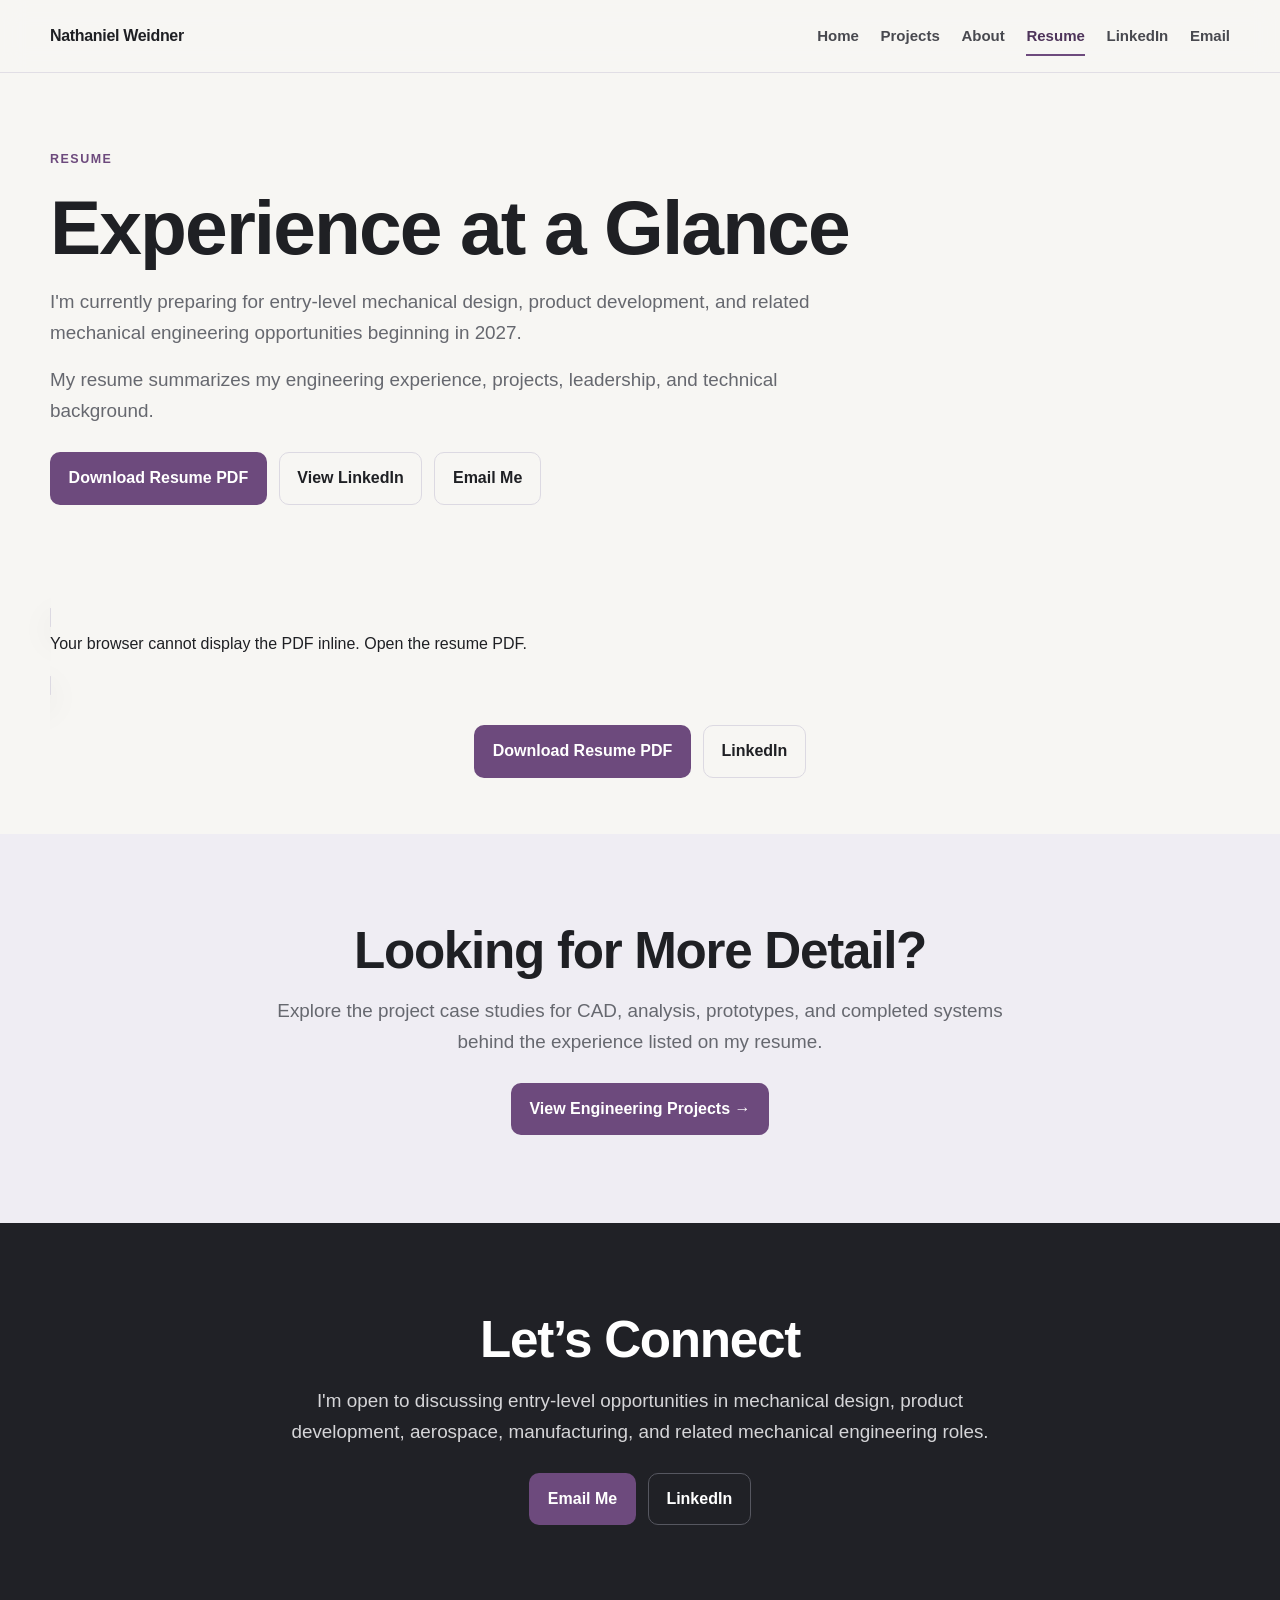
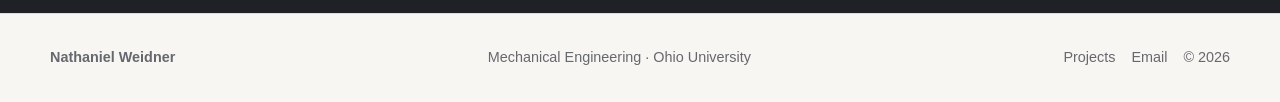
<file: resume.html>
<!DOCTYPE html>
<html lang="en"><head><meta charset="utf-8"/><meta content="width=device-width, initial-scale=1" name="viewport"/><title>Resume | Nathaniel Weidner</title><meta content="Resume for Nathaniel Weidner, mechanical engineering senior at Ohio University." name="description"/><link href="css/styles.css" rel="stylesheet"/></head><body>
<header class="site-header"><div class="container nav-wrap"><a class="brand" href="index.html">Nathaniel Weidner</a><button aria-controls="site-navigation" aria-expanded="false" aria-label="Toggle navigation" class="nav-toggle">☰</button><nav class="nav" id="site-navigation"><a href="index.html">Home</a><a href="projects.html">Projects</a><a href="about.html">About</a><a class="active" href="resume.html">Resume</a><a href="https://www.linkedin.com/in/nathaniel-weidner/" rel="noopener" target="_blank">LinkedIn</a><a href="mailto:ncweidner8104@gmail.com">Email</a></nav></div></header>
<main><section class="project-hero"><div class="container"><div class="eyebrow">Resume</div><h1>Experience at a Glance</h1><p class="lede">I'm currently preparing for entry-level mechanical design, product development, and related mechanical engineering opportunities beginning in 2027.</p><p class="lede">My resume summarizes my engineering experience, projects, leadership, and technical background.</p><div class="btn-row"><a class="btn btn-primary" download="" href="assets/files/Nathaniel_Weidner_Resume.pdf">Download Resume PDF</a><a class="btn btn-secondary" href="https://www.linkedin.com/in/nathaniel-weidner/" rel="noopener" target="_blank">View LinkedIn</a><a class="btn btn-secondary" href="mailto:ncweidner8104@gmail.com">Email Me</a></div></div></section>
<section class="section-tight"><div class="container"><object class="resume-frame" data="assets/files/Nathaniel_Weidner_Resume.pdf" type="application/pdf"><p>Your browser cannot display the PDF inline. <a href="assets/files/Nathaniel_Weidner_Resume.pdf">Open the resume PDF.</a></p></object><div class="btn-row" style="justify-content:center"><a class="btn btn-primary" download="" href="assets/files/Nathaniel_Weidner_Resume.pdf">Download Resume PDF</a><a class="btn btn-secondary" href="https://www.linkedin.com/in/nathaniel-weidner/" rel="noopener" target="_blank">LinkedIn</a></div></div></section>
<section class="section section-alt"><div class="container" style="max-width:760px;text-align:center"><h2>Looking for More Detail?</h2><p class="lede" style="margin-inline:auto">Explore the project case studies for CAD, analysis, prototypes, and completed systems behind the experience listed on my resume.</p><div class="btn-row" style="justify-content:center"><a class="btn btn-primary" href="projects.html">View Engineering Projects →</a></div></div></section>
<section class="section section-dark"><div class="container" style="max-width:760px;text-align:center"><h2>Let’s Connect</h2><p class="lede" style="margin-inline:auto">I'm open to discussing entry-level opportunities in mechanical design, product development, aerospace, manufacturing, and related mechanical engineering roles.</p><div class="btn-row" style="justify-content:center"><a class="btn btn-primary" href="mailto:ncweidner8104@gmail.com">Email Me</a><a class="btn btn-secondary" href="https://www.linkedin.com/in/nathaniel-weidner/" rel="noopener" target="_blank">LinkedIn</a></div></div></section></main>
<footer class="site-footer"><div class="container footer-wrap"><strong>Nathaniel Weidner</strong><span>Mechanical Engineering · Ohio University</span><div class="footer-links"><a href="projects.html">Projects</a><a href="mailto:ncweidner8104@gmail.com">Email</a><span>© <span data-year=""></span></span></div></div></footer><script src="js/main.js"></script></body></html>
</file>
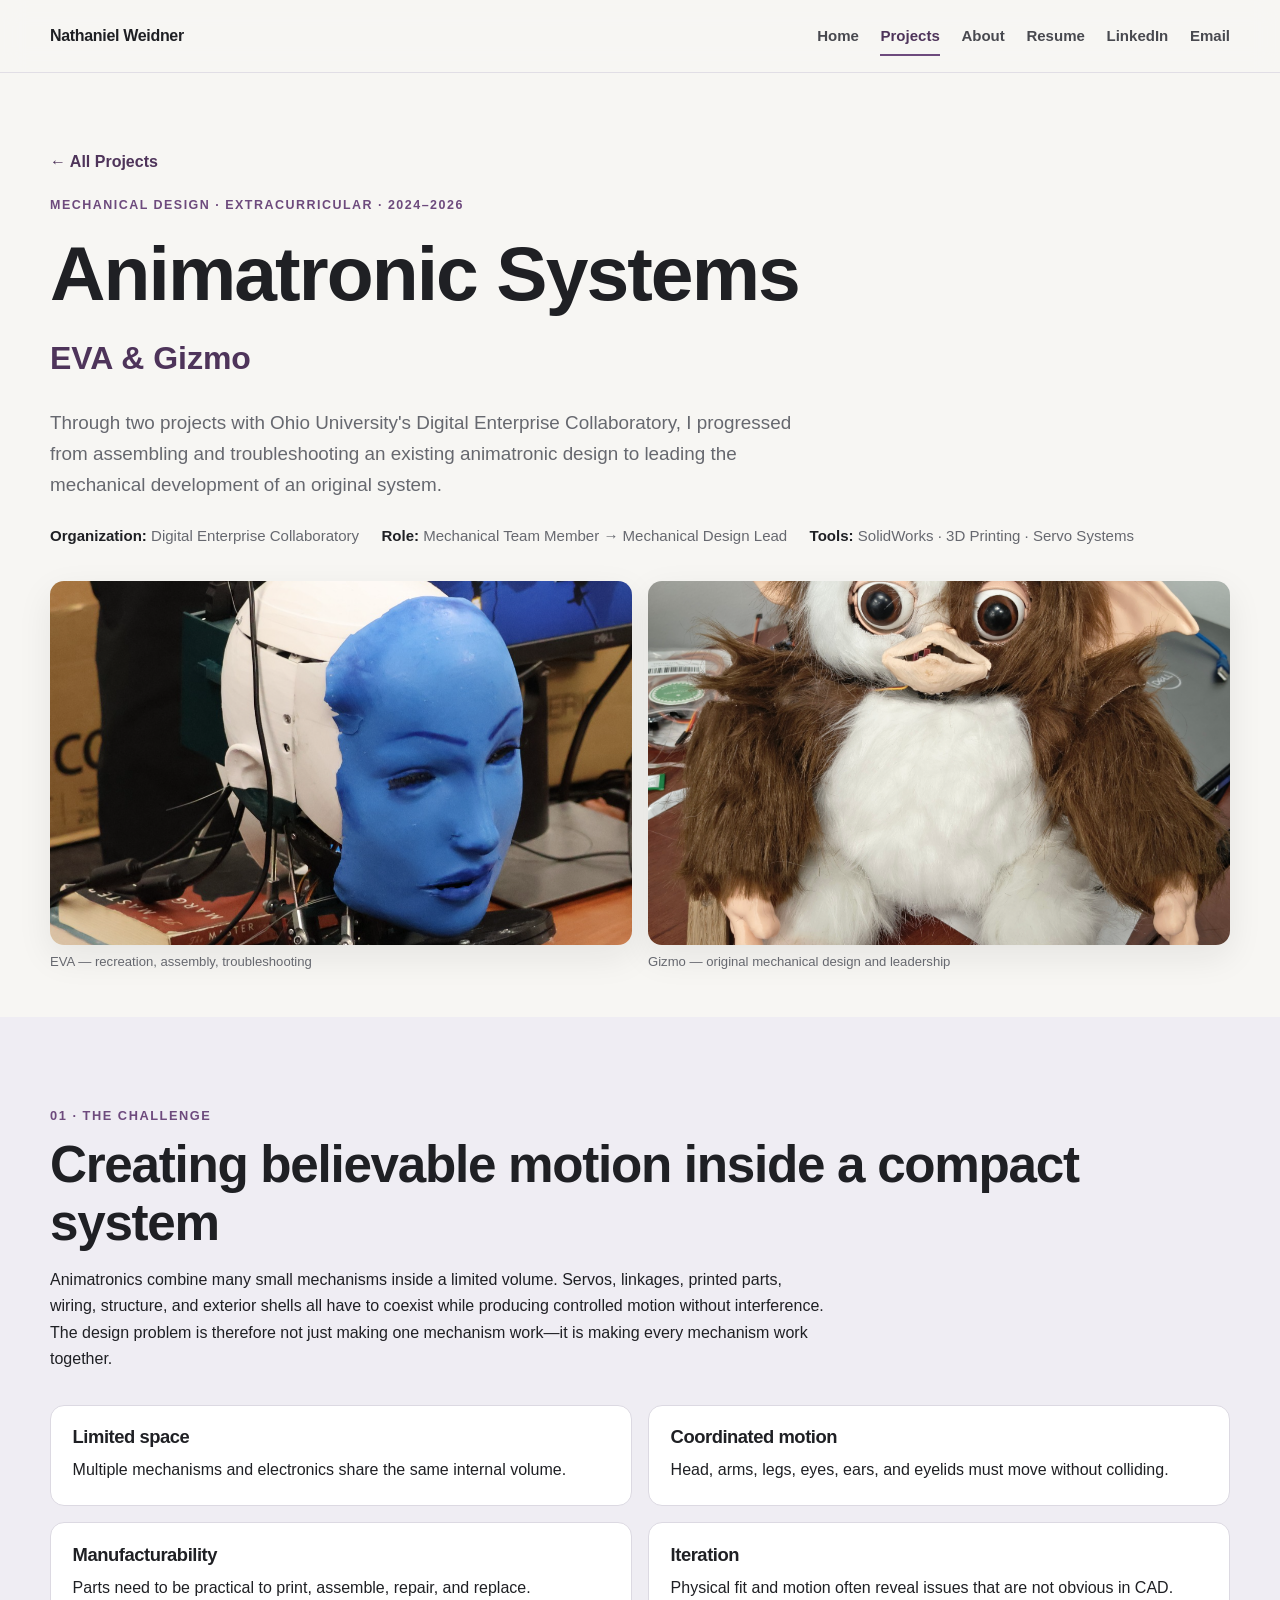
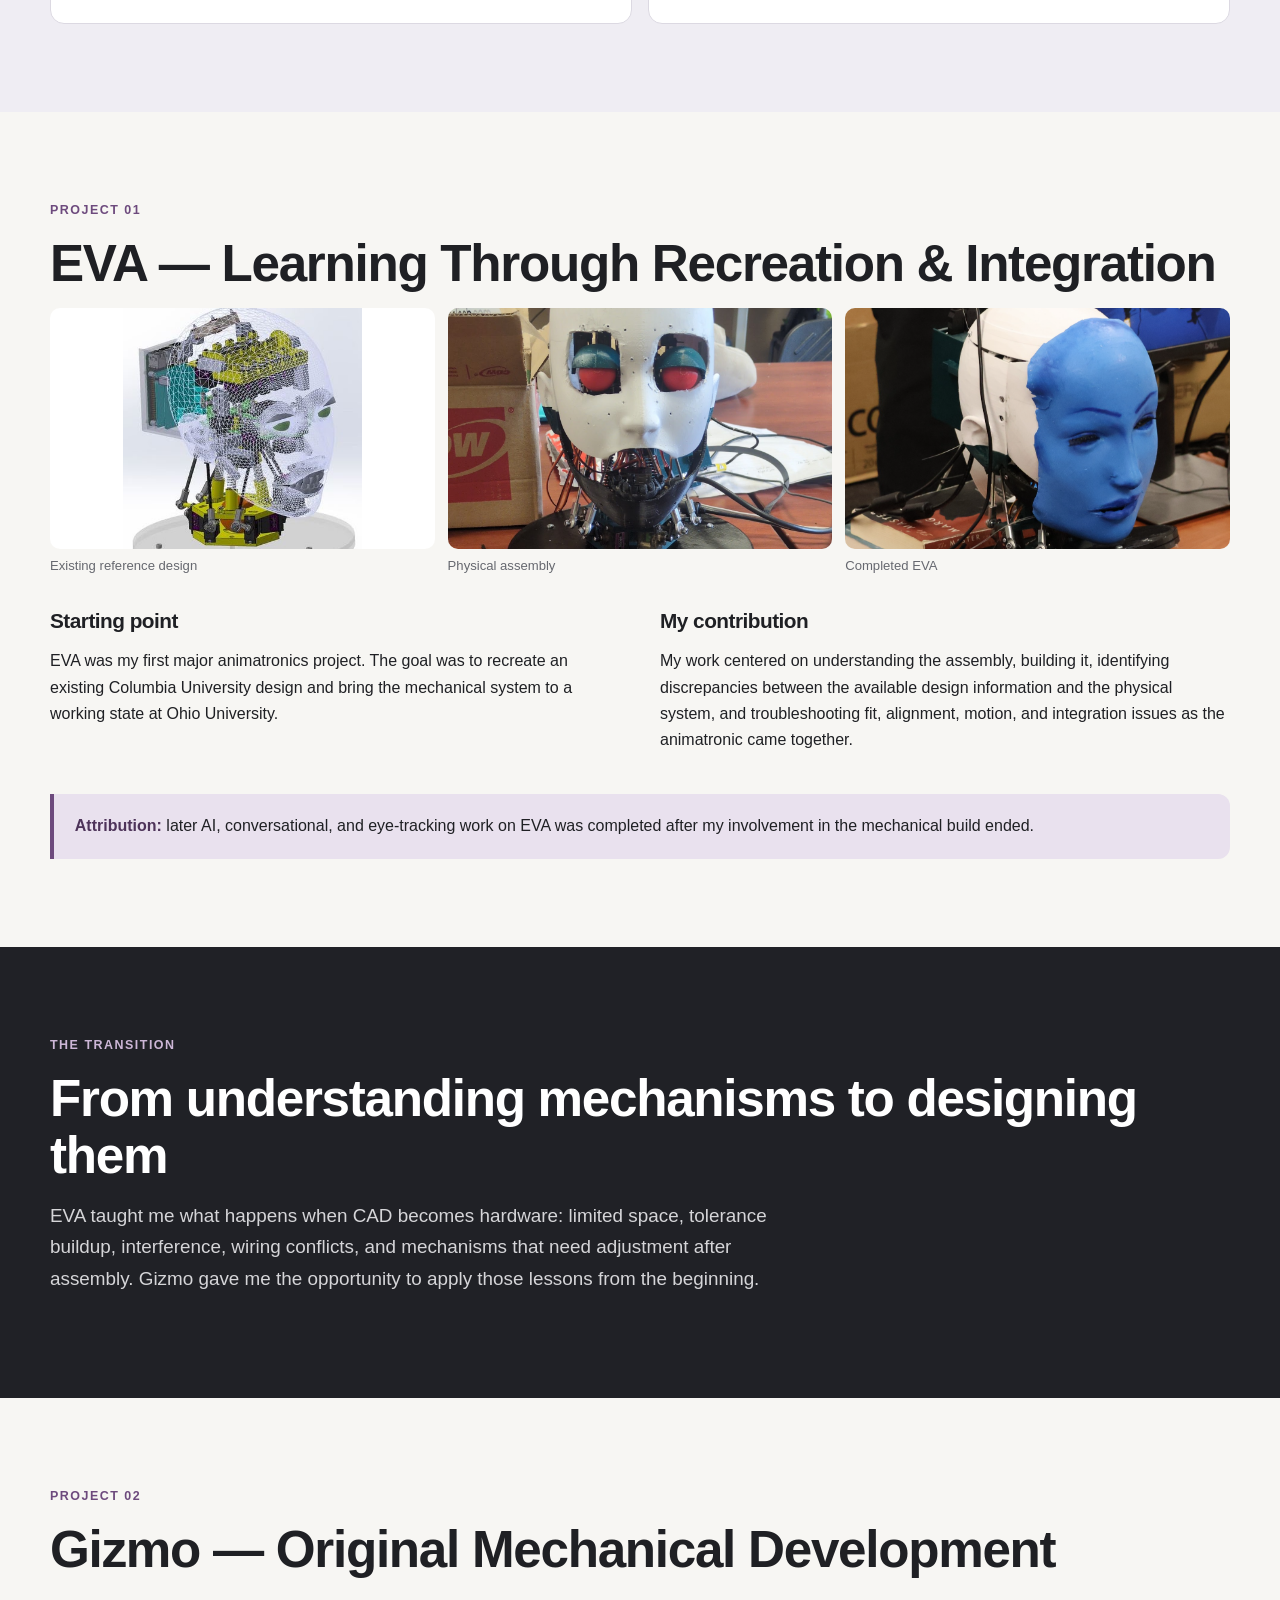
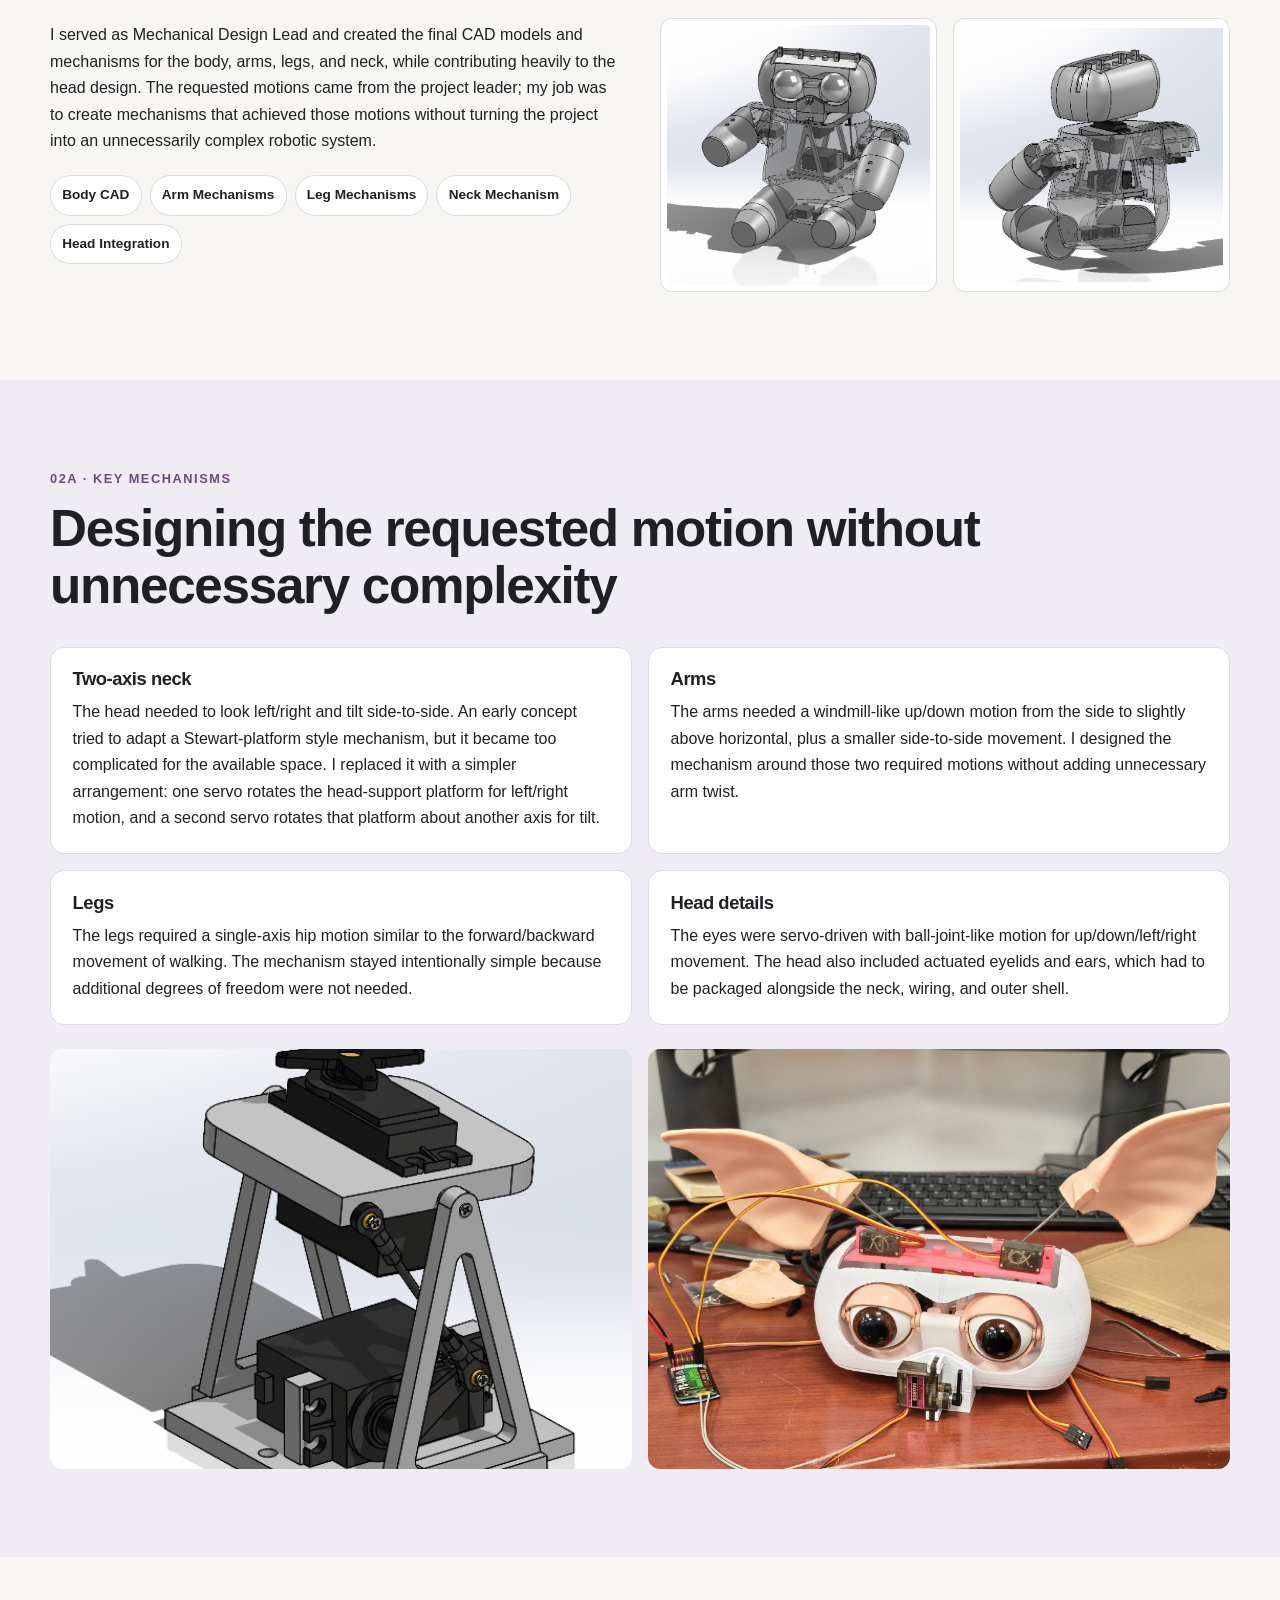
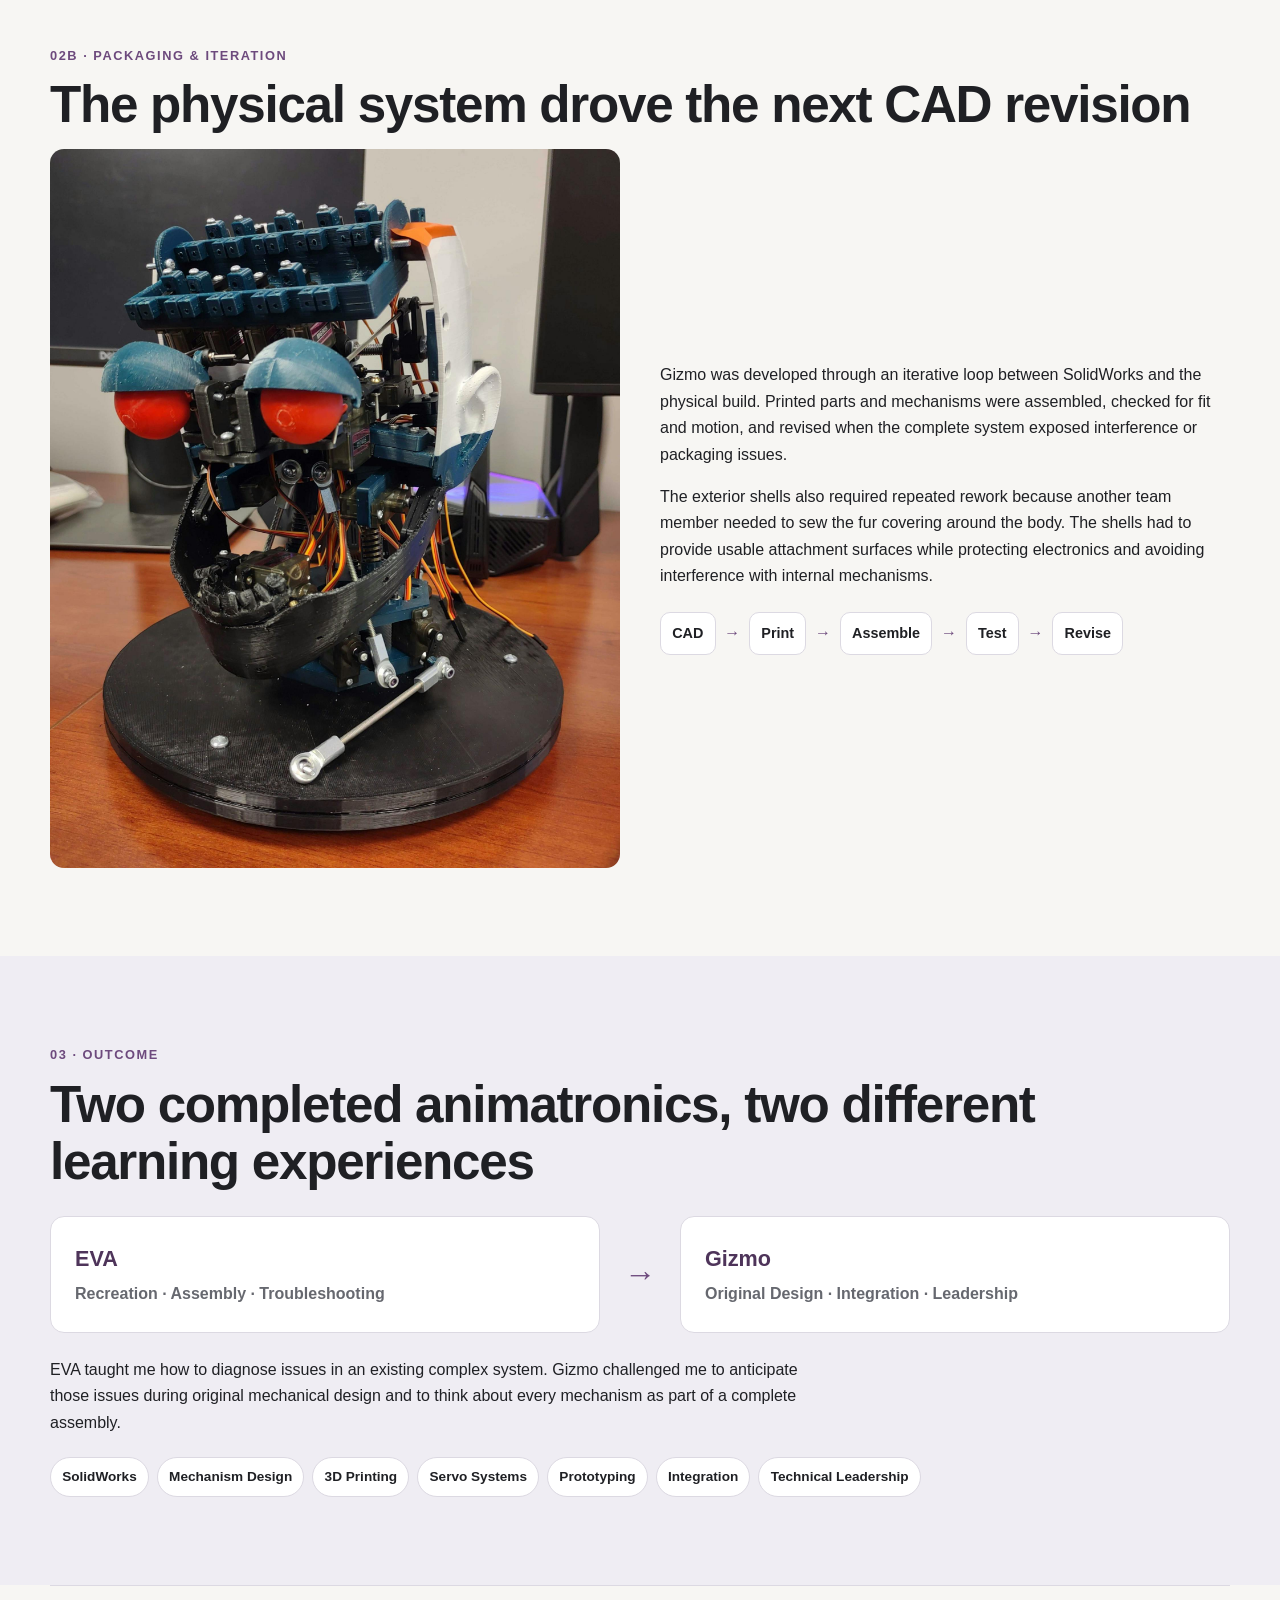
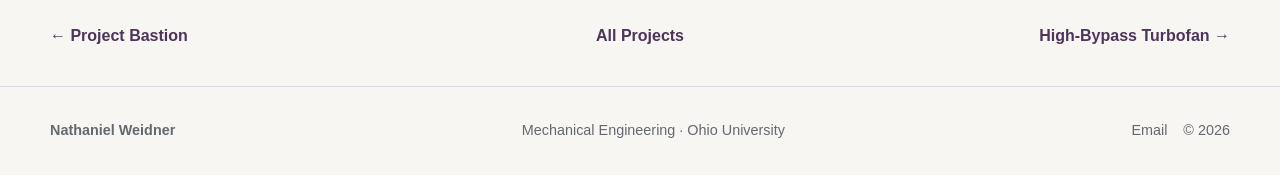
<file: projects/animatronics.html>
<!DOCTYPE html>
<html lang="en"><head><meta charset="utf-8"/><meta content="width=device-width, initial-scale=1" name="viewport"/><title>Animatronic Systems | Nathaniel Weidner</title><meta content="EVA and Gizmo animatronic mechanical design projects by Nathaniel Weidner." name="description"/><link href="../css/styles.css" rel="stylesheet"/></head><body>
<header class="site-header"><div class="container nav-wrap"><a class="brand" href="../index.html">Nathaniel Weidner</a><button aria-controls="site-navigation" aria-expanded="false" aria-label="Toggle navigation" class="nav-toggle">☰</button><nav class="nav" id="site-navigation"><a href="../index.html">Home</a><a class="active" href="../projects.html">Projects</a><a href="../about.html">About</a><a href="../resume.html">Resume</a><a href="https://www.linkedin.com/in/nathaniel-weidner/" rel="noopener" target="_blank">LinkedIn</a><a href="mailto:ncweidner8104@gmail.com">Email</a></nav></div></header>
<main>
<section class="project-hero"><div class="container"><a class="back-link" href="../projects.html">← All Projects</a><div class="eyebrow">Mechanical Design · Extracurricular · 2024–2026</div><h1>Animatronic Systems</h1><div class="project-subtitle">EVA &amp; Gizmo</div><p class="lede">Through two projects with Ohio University's Digital Enterprise Collaboratory, I progressed from assembling and troubleshooting an existing animatronic design to leading the mechanical development of an original system.</p><div class="project-facts"><span><strong>Organization:</strong> Digital Enterprise Collaboratory</span><span><strong>Role:</strong> Mechanical Team Member → Mechanical Design Lead</span><span><strong>Tools:</strong> SolidWorks · 3D Printing · Servo Systems</span></div><div class="duo-hero"><figure><img alt="Finished EVA animatronic" src="../assets/images/animatronics/eva-finished.png"/><figcaption>EVA — recreation, assembly, troubleshooting</figcaption></figure><figure><img alt="Finished Gizmo animatronic" decoding="async" loading="lazy" src="../assets/images/animatronics/gizmo-finished.png"/><figcaption>Gizmo — original mechanical design and leadership</figcaption></figure></div></div></section>
<section class="section section-alt"><div class="container"><div class="section-number">01 · The Challenge</div><h2>Creating believable motion inside a compact system</h2><p class="content-narrow">Animatronics combine many small mechanisms inside a limited volume. Servos, linkages, printed parts, wiring, structure, and exterior shells all have to coexist while producing controlled motion without interference. The design problem is therefore not just making one mechanism work—it is making every mechanism work together.</p><div class="decision-grid"><div class="decision-card"><h3>Limited space</h3><p>Multiple mechanisms and electronics share the same internal volume.</p></div><div class="decision-card"><h3>Coordinated motion</h3><p>Head, arms, legs, eyes, ears, and eyelids must move without colliding.</p></div><div class="decision-card"><h3>Manufacturability</h3><p>Parts need to be practical to print, assemble, repair, and replace.</p></div><div class="decision-card"><h3>Iteration</h3><p>Physical fit and motion often reveal issues that are not obvious in CAD.</p></div></div></div></section>
<section class="section"><div class="container"><div class="eyebrow">Project 01</div><h2>EVA — Learning Through Recreation &amp; Integration</h2><div class="progression-grid"><figure><img alt="Columbia University EVA reference CAD" class="technical-media" decoding="async" loading="lazy" src="../assets/images/animatronics/columbia-cad.jpg"/><figcaption>Existing reference design</figcaption></figure><figure><img alt="EVA during assembly" decoding="async" loading="lazy" src="../assets/images/animatronics/eva-build.jpg"/><figcaption>Physical assembly</figcaption></figure><figure><img alt="Completed EVA" decoding="async" loading="lazy" src="../assets/images/animatronics/eva-finished.png"/><figcaption>Completed EVA</figcaption></figure></div><div class="two-col" style="margin-top:2rem"><div><h3>Starting point</h3><p>EVA was my first major animatronics project. The goal was to recreate an existing Columbia University design and bring the mechanical system to a working state at Ohio University.</p></div><div><h3>My contribution</h3><p>My work centered on understanding the assembly, building it, identifying discrepancies between the available design information and the physical system, and troubleshooting fit, alignment, motion, and integration issues as the animatronic came together.</p></div></div><div class="callout" style="margin-top:1.5rem"><strong>Attribution:</strong> later AI, conversational, and eye-tracking work on EVA was completed after my involvement in the mechanical build ended.</div></div></section>
<section class="section section-dark"><div class="container"><div class="eyebrow">The Transition</div><h2>From understanding mechanisms to designing them</h2><p class="lede">EVA taught me what happens when CAD becomes hardware: limited space, tolerance buildup, interference, wiring conflicts, and mechanisms that need adjustment after assembly. Gizmo gave me the opportunity to apply those lessons from the beginning.</p></div></section>
<section class="section"><div class="container"><div class="eyebrow">Project 02</div><h2>Gizmo — Original Mechanical Development</h2><div class="two-col two-col-center"><div><p>I served as Mechanical Design Lead and created the final CAD models and mechanisms for the body, arms, legs, and neck, while contributing heavily to the head design. The requested motions came from the project leader; my job was to create mechanisms that achieved those motions without turning the project into an unnecessarily complex robotic system.</p><div class="skill-list"><span class="skill-pill">Body CAD</span><span class="skill-pill">Arm Mechanisms</span><span class="skill-pill">Leg Mechanisms</span><span class="skill-pill">Neck Mechanism</span><span class="skill-pill">Head Integration</span></div></div><div class="gallery"><img alt="Front Gizmo CAD" class="technical-media" decoding="async" loading="lazy" src="../assets/images/animatronics/gizmo-cad-front.png"/><img alt="Rear Gizmo CAD" class="technical-media" decoding="async" loading="lazy" src="../assets/images/animatronics/gizmo-cad-back.png"/></div></div></div></section>
<section class="section section-alt"><div class="container"><div class="section-number">02A · Key Mechanisms</div><h2>Designing the requested motion without unnecessary complexity</h2><div class="decision-grid"><div class="decision-card"><h3>Two-axis neck</h3><p>The head needed to look left/right and tilt side-to-side. An early concept tried to adapt a Stewart-platform style mechanism, but it became too complicated for the available space. I replaced it with a simpler arrangement: one servo rotates the head-support platform for left/right motion, and a second servo rotates that platform about another axis for tilt.</p></div><div class="decision-card"><h3>Arms</h3><p>The arms needed a windmill-like up/down motion from the side to slightly above horizontal, plus a smaller side-to-side movement. I designed the mechanism around those two required motions without adding unnecessary arm twist.</p></div><div class="decision-card"><h3>Legs</h3><p>The legs required a single-axis hip motion similar to the forward/backward movement of walking. The mechanism stayed intentionally simple because additional degrees of freedom were not needed.</p></div><div class="decision-card"><h3>Head details</h3><p>The eyes were servo-driven with ball-joint-like motion for up/down/left/right movement. The head also included actuated eyelids and ears, which had to be packaged alongside the neck, wiring, and outer shell.</p></div></div><div class="gallery"><img alt="Gizmo neck mechanism" decoding="async" loading="lazy" src="../assets/images/animatronics/gizmo-neck.png"/><img alt="Gizmo head internal mechanisms" decoding="async" loading="lazy" src="../assets/images/animatronics/gizmo-head-internals.png"/></div></div></section>
<section class="section"><div class="container"><div class="section-number">02B · Packaging &amp; Iteration</div><h2>The physical system drove the next CAD revision</h2><div class="two-col two-col-center"><img alt="Animatronic physical internals" class="rounded-media" decoding="async" loading="lazy" src="../assets/images/animatronics/physical-internals.jpg"/><div><p>Gizmo was developed through an iterative loop between SolidWorks and the physical build. Printed parts and mechanisms were assembled, checked for fit and motion, and revised when the complete system exposed interference or packaging issues.</p><p>The exterior shells also required repeated rework because another team member needed to sew the fur covering around the body. The shells had to provide usable attachment surfaces while protecting electronics and avoiding interference with internal mechanisms.</p><div class="process-line"><span>CAD</span><i>→</i><span>Print</span><i>→</i><span>Assemble</span><i>→</i><span>Test</span><i>→</i><span>Revise</span></div></div></div></div></section>
<section class="section section-alt"><div class="container"><div class="section-number">03 · Outcome</div><h2>Two completed animatronics, two different learning experiences</h2><div class="compare-strip"><div><strong>EVA</strong><span>Recreation · Assembly · Troubleshooting</span></div><div class="compare-arrow">→</div><div><strong>Gizmo</strong><span>Original Design · Integration · Leadership</span></div></div><p class="content-narrow" style="margin-top:1.5rem">EVA taught me how to diagnose issues in an existing complex system. Gizmo challenged me to anticipate those issues during original mechanical design and to think about every mechanism as part of a complete assembly.</p><div class="skill-list"><span class="skill-pill">SolidWorks</span><span class="skill-pill">Mechanism Design</span><span class="skill-pill">3D Printing</span><span class="skill-pill">Servo Systems</span><span class="skill-pill">Prototyping</span><span class="skill-pill">Integration</span><span class="skill-pill">Technical Leadership</span></div></div></section>
</main><div class="container project-nav"><a href="bastion.html">← Project Bastion</a><a href="../projects.html">All Projects</a><a href="turbofan.html">High-Bypass Turbofan →</a></div><footer class="site-footer"><div class="container footer-wrap"><strong>Nathaniel Weidner</strong><span>Mechanical Engineering · Ohio University</span><div class="footer-links"><a href="mailto:ncweidner8104@gmail.com">Email</a><span>© <span data-year=""></span></span></div></div></footer><script src="../js/main.js"></script></body></html>
</file>
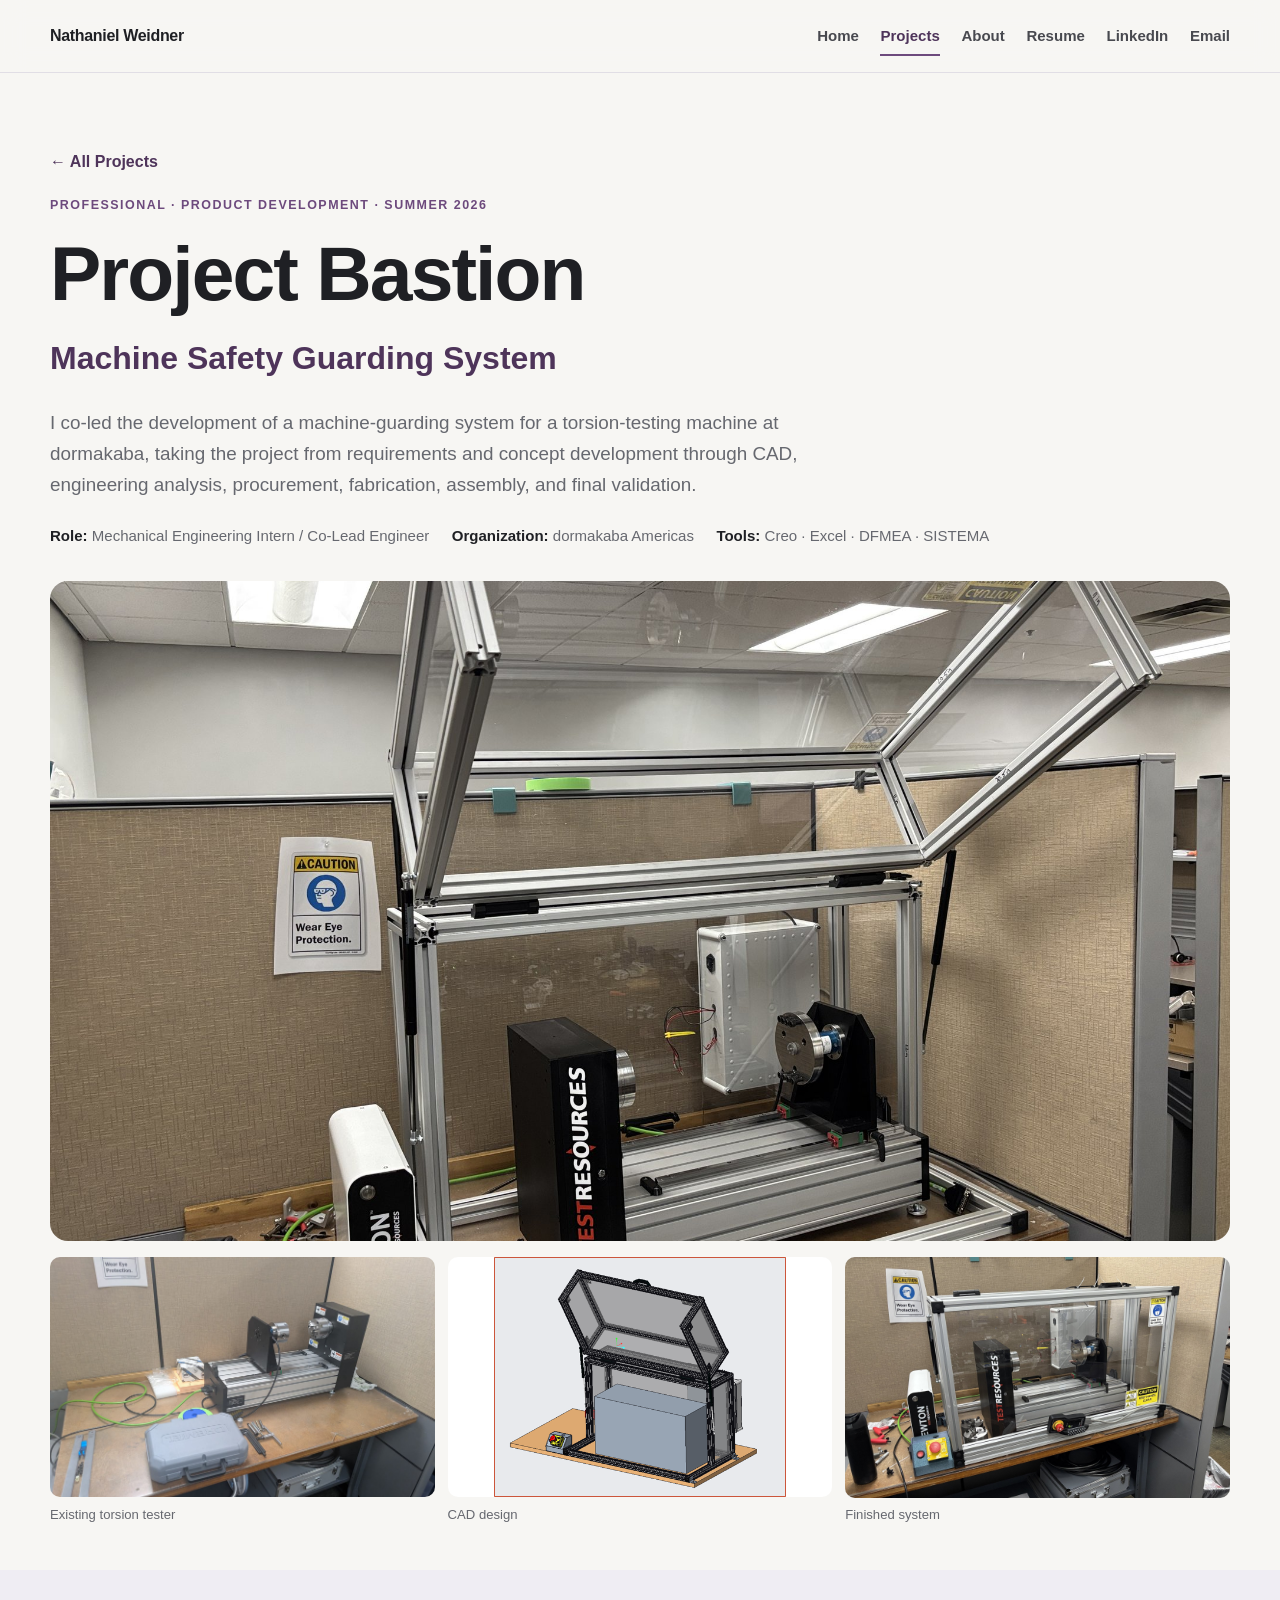
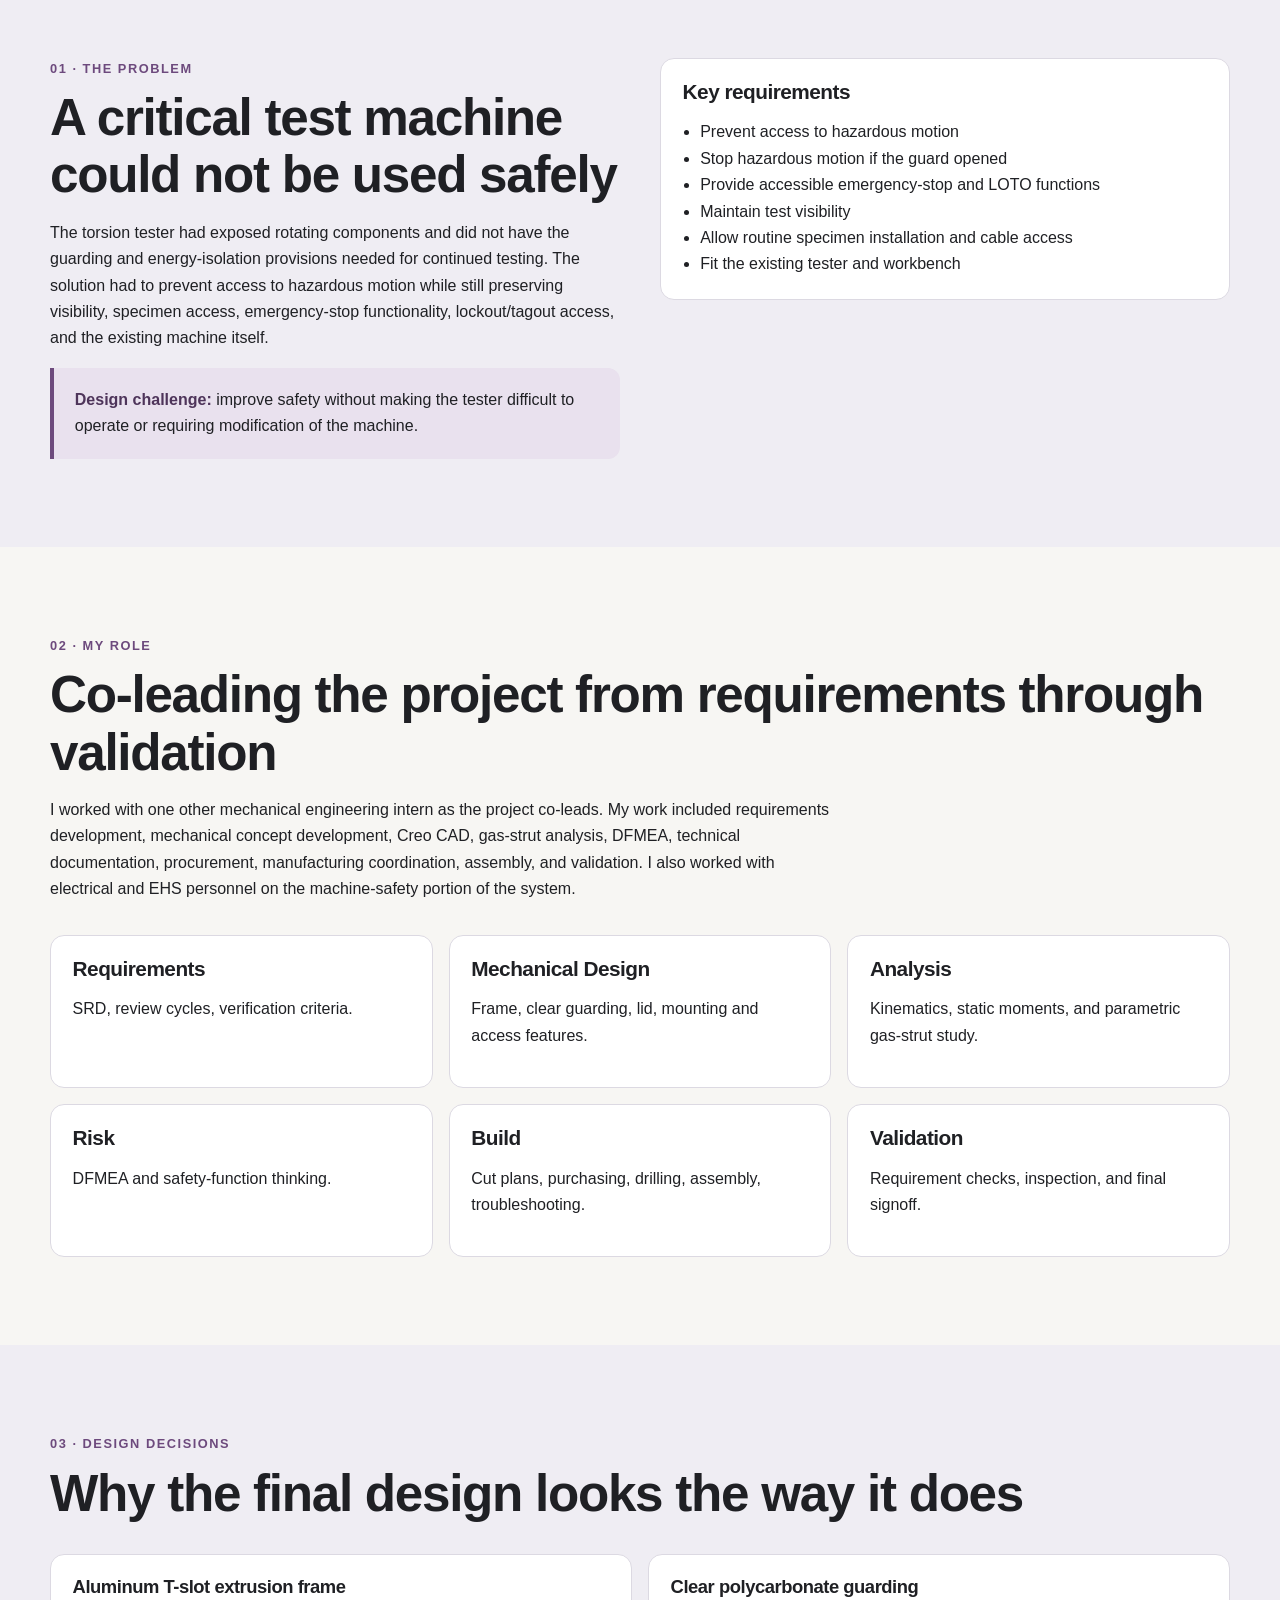
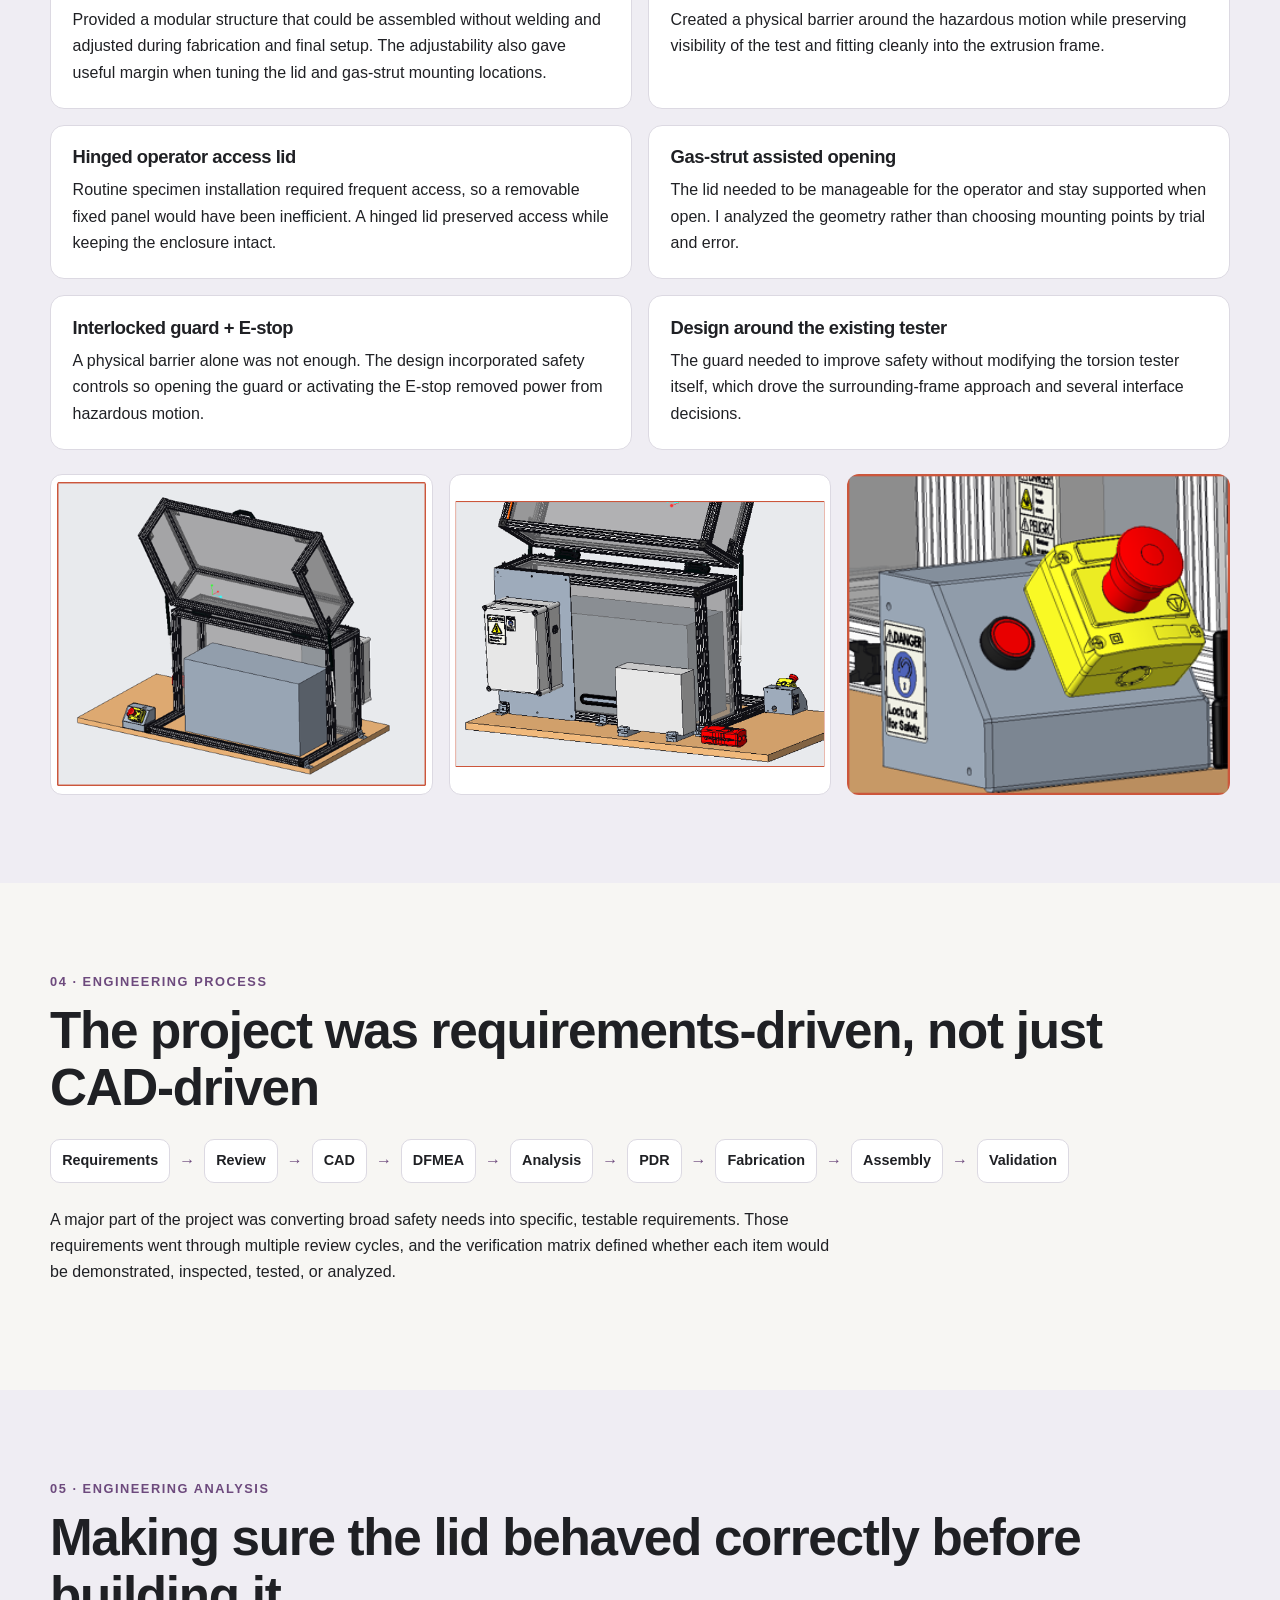
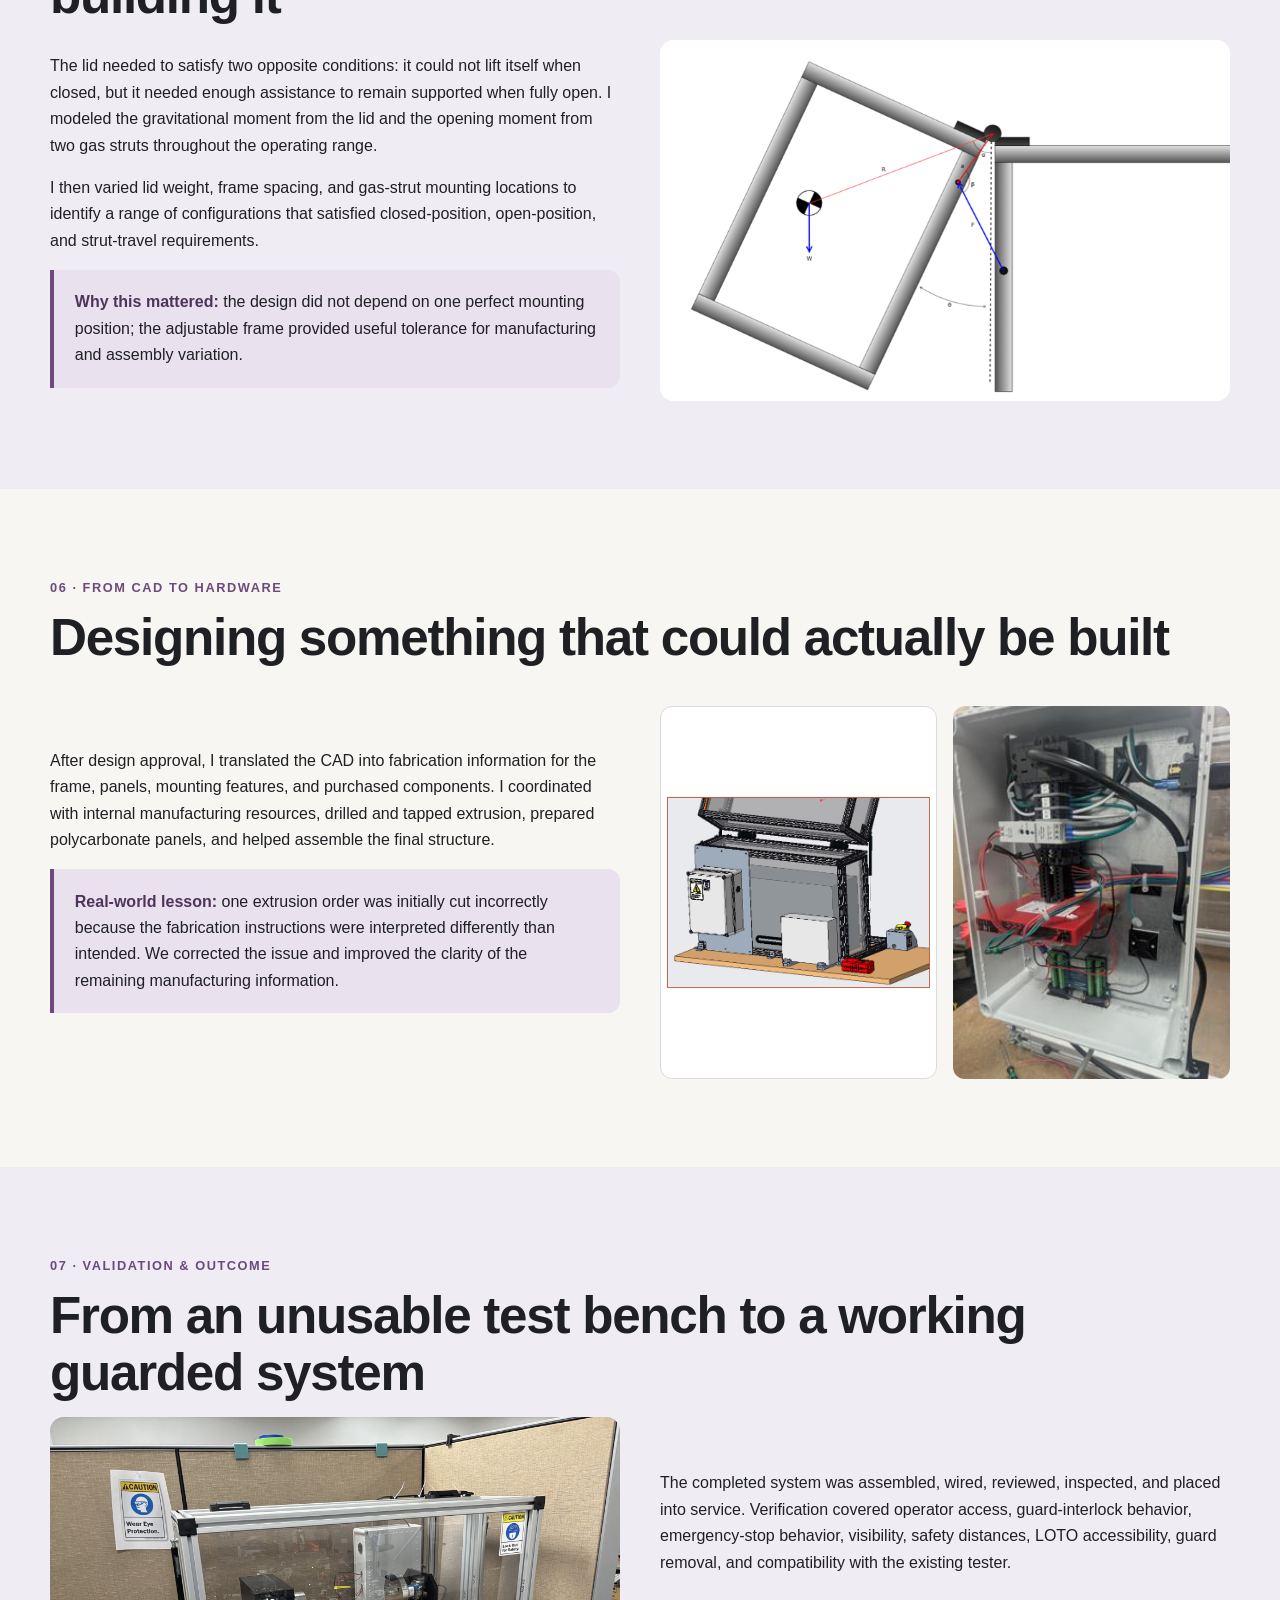
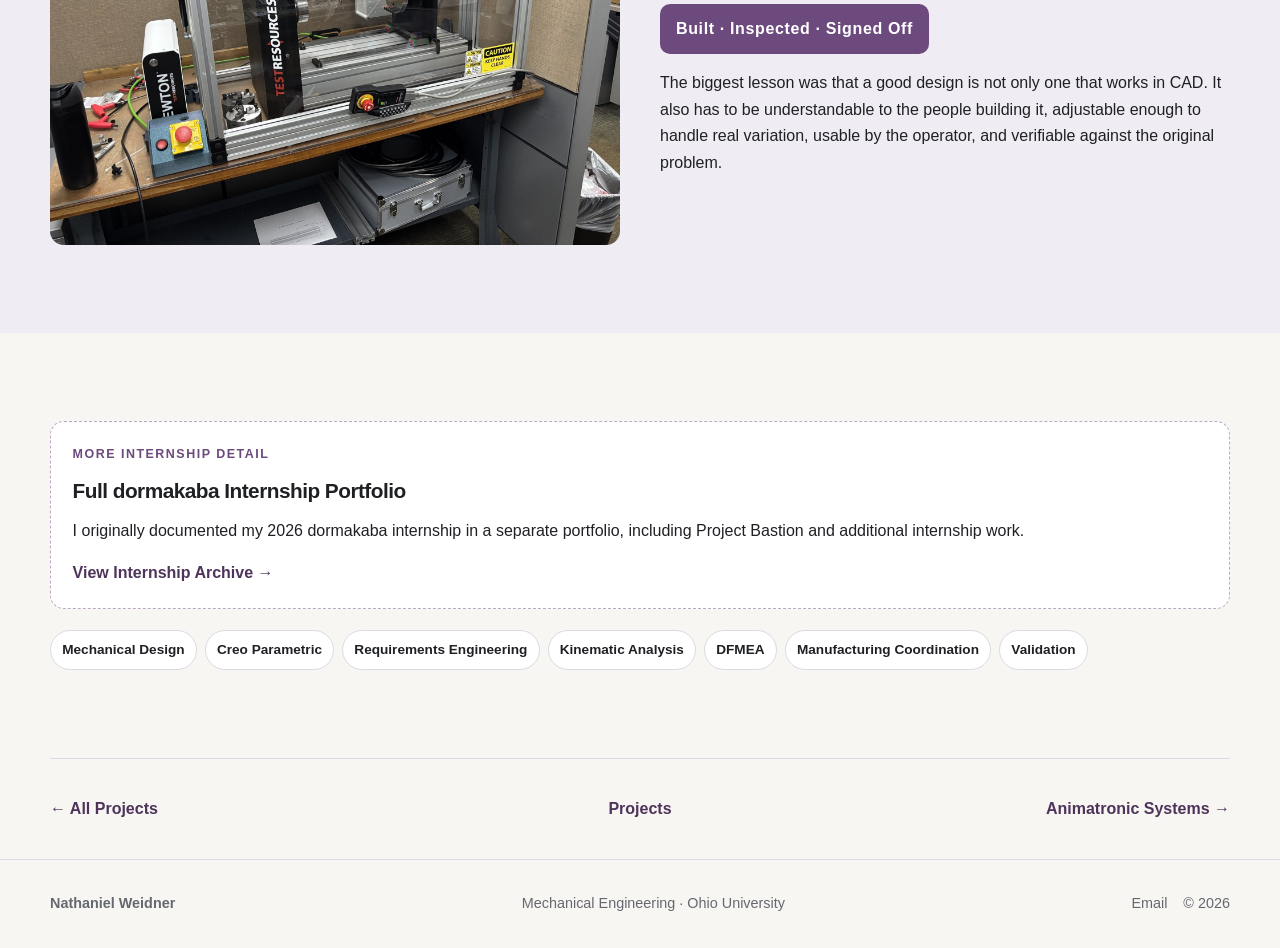
<file: projects/bastion.html>
<!DOCTYPE html>
<html lang="en"><head><meta charset="utf-8"/><meta content="width=device-width, initial-scale=1" name="viewport"/><title>Project Bastion | Nathaniel Weidner</title><meta content="Project Bastion machine safety guarding case study by Nathaniel Weidner." name="description"/><link href="../css/styles.css" rel="stylesheet"/></head><body>
<header class="site-header"><div class="container nav-wrap"><a class="brand" href="../index.html">Nathaniel Weidner</a><button aria-controls="site-navigation" aria-expanded="false" aria-label="Toggle navigation" class="nav-toggle">☰</button><nav class="nav" id="site-navigation"><a href="../index.html">Home</a><a class="active" href="../projects.html">Projects</a><a href="../about.html">About</a><a href="../resume.html">Resume</a><a href="https://www.linkedin.com/in/nathaniel-weidner/" rel="noopener" target="_blank">LinkedIn</a><a href="mailto:ncweidner8104@gmail.com">Email</a></nav></div></header>
<main>
<section class="project-hero"><div class="container"><a class="back-link" href="../projects.html">← All Projects</a><div class="eyebrow">Professional · Product Development · Summer 2026</div><h1>Project Bastion</h1><div class="project-subtitle">Machine Safety Guarding System</div><p class="lede">I co-led the development of a machine-guarding system for a torsion-testing machine at dormakaba, taking the project from requirements and concept development through CAD, engineering analysis, procurement, fabrication, assembly, and final validation.</p><div class="project-facts"><span><strong>Role:</strong> Mechanical Engineering Intern / Co-Lead Engineer</span><span><strong>Organization:</strong> dormakaba Americas</span><span><strong>Tools:</strong> Creo · Excel · DFMEA · SISTEMA</span></div><div class="project-hero-media"><img alt="Completed Project Bastion guarding system with lid open" src="../assets/images/bastion/final-open.jpg"/></div><div class="progression-grid"><figure><img alt="Torsion tester before guarding" decoding="async" loading="lazy" src="../assets/images/bastion/workbench-before.jpg"/><figcaption>Existing torsion tester</figcaption></figure><figure><img alt="Creo CAD of Bastion guard" class="technical-media" decoding="async" loading="lazy" src="../assets/images/bastion/cad-front.png"/><figcaption>CAD design</figcaption></figure><figure><img alt="Completed Bastion guard" decoding="async" loading="lazy" src="../assets/images/bastion/final-closed.jpg"/><figcaption>Finished system</figcaption></figure></div></div></section>
<section class="section section-alt"><div class="container two-col"><div><div class="section-number">01 · The Problem</div><h2>A critical test machine could not be used safely</h2><p>The torsion tester had exposed rotating components and did not have the guarding and energy-isolation provisions needed for continued testing. The solution had to prevent access to hazardous motion while still preserving visibility, specimen access, emergency-stop functionality, lockout/tagout access, and the existing machine itself.</p><div class="callout"><strong>Design challenge:</strong> improve safety without making the tester difficult to operate or requiring modification of the machine.</div></div><div class="info-card"><h3>Key requirements</h3><ul><li>Prevent access to hazardous motion</li><li>Stop hazardous motion if the guard opened</li><li>Provide accessible emergency-stop and LOTO functions</li><li>Maintain test visibility</li><li>Allow routine specimen installation and cable access</li><li>Fit the existing tester and workbench</li></ul></div></div></section>
<section class="section"><div class="container"><div class="section-number">02 · My Role</div><h2>Co-leading the project from requirements through validation</h2><p class="content-narrow">I worked with one other mechanical engineering intern as the project co-leads. My work included requirements development, mechanical concept development, Creo CAD, gas-strut analysis, DFMEA, technical documentation, procurement, manufacturing coordination, assembly, and validation. I also worked with electrical and EHS personnel on the machine-safety portion of the system.</p><div class="three-info"><div class="info-card"><h3>Requirements</h3><p>SRD, review cycles, verification criteria.</p></div><div class="info-card"><h3>Mechanical Design</h3><p>Frame, clear guarding, lid, mounting and access features.</p></div><div class="info-card"><h3>Analysis</h3><p>Kinematics, static moments, and parametric gas-strut study.</p></div><div class="info-card"><h3>Risk</h3><p>DFMEA and safety-function thinking.</p></div><div class="info-card"><h3>Build</h3><p>Cut plans, purchasing, drilling, assembly, troubleshooting.</p></div><div class="info-card"><h3>Validation</h3><p>Requirement checks, inspection, and final signoff.</p></div></div></div></section>
<section class="section section-alt"><div class="container"><div class="section-number">03 · Design Decisions</div><h2>Why the final design looks the way it does</h2><div class="decision-grid"><div class="decision-card"><h3>Aluminum T-slot extrusion frame</h3><p>Provided a modular structure that could be assembled without welding and adjusted during fabrication and final setup. The adjustability also gave useful margin when tuning the lid and gas-strut mounting locations.</p></div><div class="decision-card"><h3>Clear polycarbonate guarding</h3><p>Created a physical barrier around the hazardous motion while preserving visibility of the test and fitting cleanly into the extrusion frame.</p></div><div class="decision-card"><h3>Hinged operator access lid</h3><p>Routine specimen installation required frequent access, so a removable fixed panel would have been inefficient. A hinged lid preserved access while keeping the enclosure intact.</p></div><div class="decision-card"><h3>Gas-strut assisted opening</h3><p>The lid needed to be manageable for the operator and stay supported when open. I analyzed the geometry rather than choosing mounting points by trial and error.</p></div><div class="decision-card"><h3>Interlocked guard + E-stop</h3><p>A physical barrier alone was not enough. The design incorporated safety controls so opening the guard or activating the E-stop removed power from hazardous motion.</p></div><div class="decision-card"><h3>Design around the existing tester</h3><p>The guard needed to improve safety without modifying the torsion tester itself, which drove the surrounding-frame approach and several interface decisions.</p></div></div><div class="gallery gallery-3"><img alt="Front CAD view" class="technical-media" decoding="async" loading="lazy" src="../assets/images/bastion/cad-front.png"/><img alt="Rear CAD view" class="technical-media" decoding="async" loading="lazy" src="../assets/images/bastion/cad-back.png"/><img alt="CAD detail of emergency stop integration" decoding="async" loading="lazy" src="../assets/images/bastion/cad-estop.png"/></div></div></section>
<section class="section"><div class="container"><div class="section-number">04 · Engineering Process</div><h2>The project was requirements-driven, not just CAD-driven</h2><div class="process-line"><span>Requirements</span><i>→</i><span>Review</span><i>→</i><span>CAD</span><i>→</i><span>DFMEA</span><i>→</i><span>Analysis</span><i>→</i><span>PDR</span><i>→</i><span>Fabrication</span><i>→</i><span>Assembly</span><i>→</i><span>Validation</span></div><p class="content-narrow" style="margin-top:1.5rem">A major part of the project was converting broad safety needs into specific, testable requirements. Those requirements went through multiple review cycles, and the verification matrix defined whether each item would be demonstrated, inspected, tested, or analyzed.</p></div></section>
<section class="section section-alt"><div class="container"><div class="section-number">05 · Engineering Analysis</div><h2>Making sure the lid behaved correctly before building it</h2><div class="two-col two-col-center"><div><p>The lid needed to satisfy two opposite conditions: it could not lift itself when closed, but it needed enough assistance to remain supported when fully open. I modeled the gravitational moment from the lid and the opening moment from two gas struts throughout the operating range.</p><p>I then varied lid weight, frame spacing, and gas-strut mounting locations to identify a range of configurations that satisfied closed-position, open-position, and strut-travel requirements.</p><div class="callout"><strong>Why this mattered:</strong> the design did not depend on one perfect mounting position; the adjustable frame provided useful tolerance for manufacturing and assembly variation.</div></div><img alt="Simplified gas-strut force and moment diagram" class="rounded-media technical-media" decoding="async" loading="lazy" src="../assets/images/bastion/lid-force-diagram.png"/></div></div></section>
<section class="section"><div class="container"><div class="section-number">06 · From CAD to Hardware</div><h2>Designing something that could actually be built</h2><div class="two-col two-col-center"><div><p>After design approval, I translated the CAD into fabrication information for the frame, panels, mounting features, and purchased components. I coordinated with internal manufacturing resources, drilled and tapped extrusion, prepared polycarbonate panels, and helped assemble the final structure.</p><div class="callout"><strong>Real-world lesson:</strong> one extrusion order was initially cut incorrectly because the fabrication instructions were interpreted differently than intended. We corrected the issue and improved the clarity of the remaining manufacturing information.</div></div><div class="gallery"><img alt="Rear CAD view used to plan fabrication and assembly" class="technical-media" decoding="async" loading="lazy" src="../assets/images/bastion/cad-back.png"/><img alt="Completed guard electronics integration" decoding="async" loading="lazy" src="../assets/images/bastion/final-electronics.jpg"/></div></div></div></section>
<section class="section section-alt"><div class="container"><div class="section-number">07 · Validation &amp; Outcome</div><h2>From an unusable test bench to a working guarded system</h2><div class="two-col two-col-center"><img alt="Completed guarding system" class="rounded-media" decoding="async" loading="lazy" src="../assets/images/bastion/final-closed.jpg"/><div><p>The completed system was assembled, wired, reviewed, inspected, and placed into service. Verification covered operator access, guard-interlock behavior, emergency-stop behavior, visibility, safety distances, LOTO accessibility, guard removal, and compatibility with the existing tester.</p><div class="result-banner">Built · Inspected · Signed Off</div><p>The biggest lesson was that a good design is not only one that works in CAD. It also has to be understandable to the people building it, adjustable enough to handle real variation, usable by the operator, and verifiable against the original problem.</p></div></div></div></section>
<section class="section"><div class="container"><div class="archive-box"><div class="eyebrow">More Internship Detail</div><h3>Full dormakaba Internship Portfolio</h3><p>I originally documented my 2026 dormakaba internship in a separate portfolio, including Project Bastion and additional internship work.</p><a class="card-link" href="https://nweidner2.github.io/dormakaba-Portfolio/" rel="noopener" target="_blank">View Internship Archive →</a></div><div class="skill-list"><span class="skill-pill">Mechanical Design</span><span class="skill-pill">Creo Parametric</span><span class="skill-pill">Requirements Engineering</span><span class="skill-pill">Kinematic Analysis</span><span class="skill-pill">DFMEA</span><span class="skill-pill">Manufacturing Coordination</span><span class="skill-pill">Validation</span></div></div></section>
</main>
<div class="container project-nav"><a href="../projects.html">← All Projects</a><a href="../projects.html">Projects</a><a href="animatronics.html">Animatronic Systems →</a></div>
<footer class="site-footer"><div class="container footer-wrap"><strong>Nathaniel Weidner</strong><span>Mechanical Engineering · Ohio University</span><div class="footer-links"><a href="mailto:ncweidner8104@gmail.com">Email</a><span>© <span data-year=""></span></span></div></div></footer><script src="../js/main.js"></script></body></html>
</file>
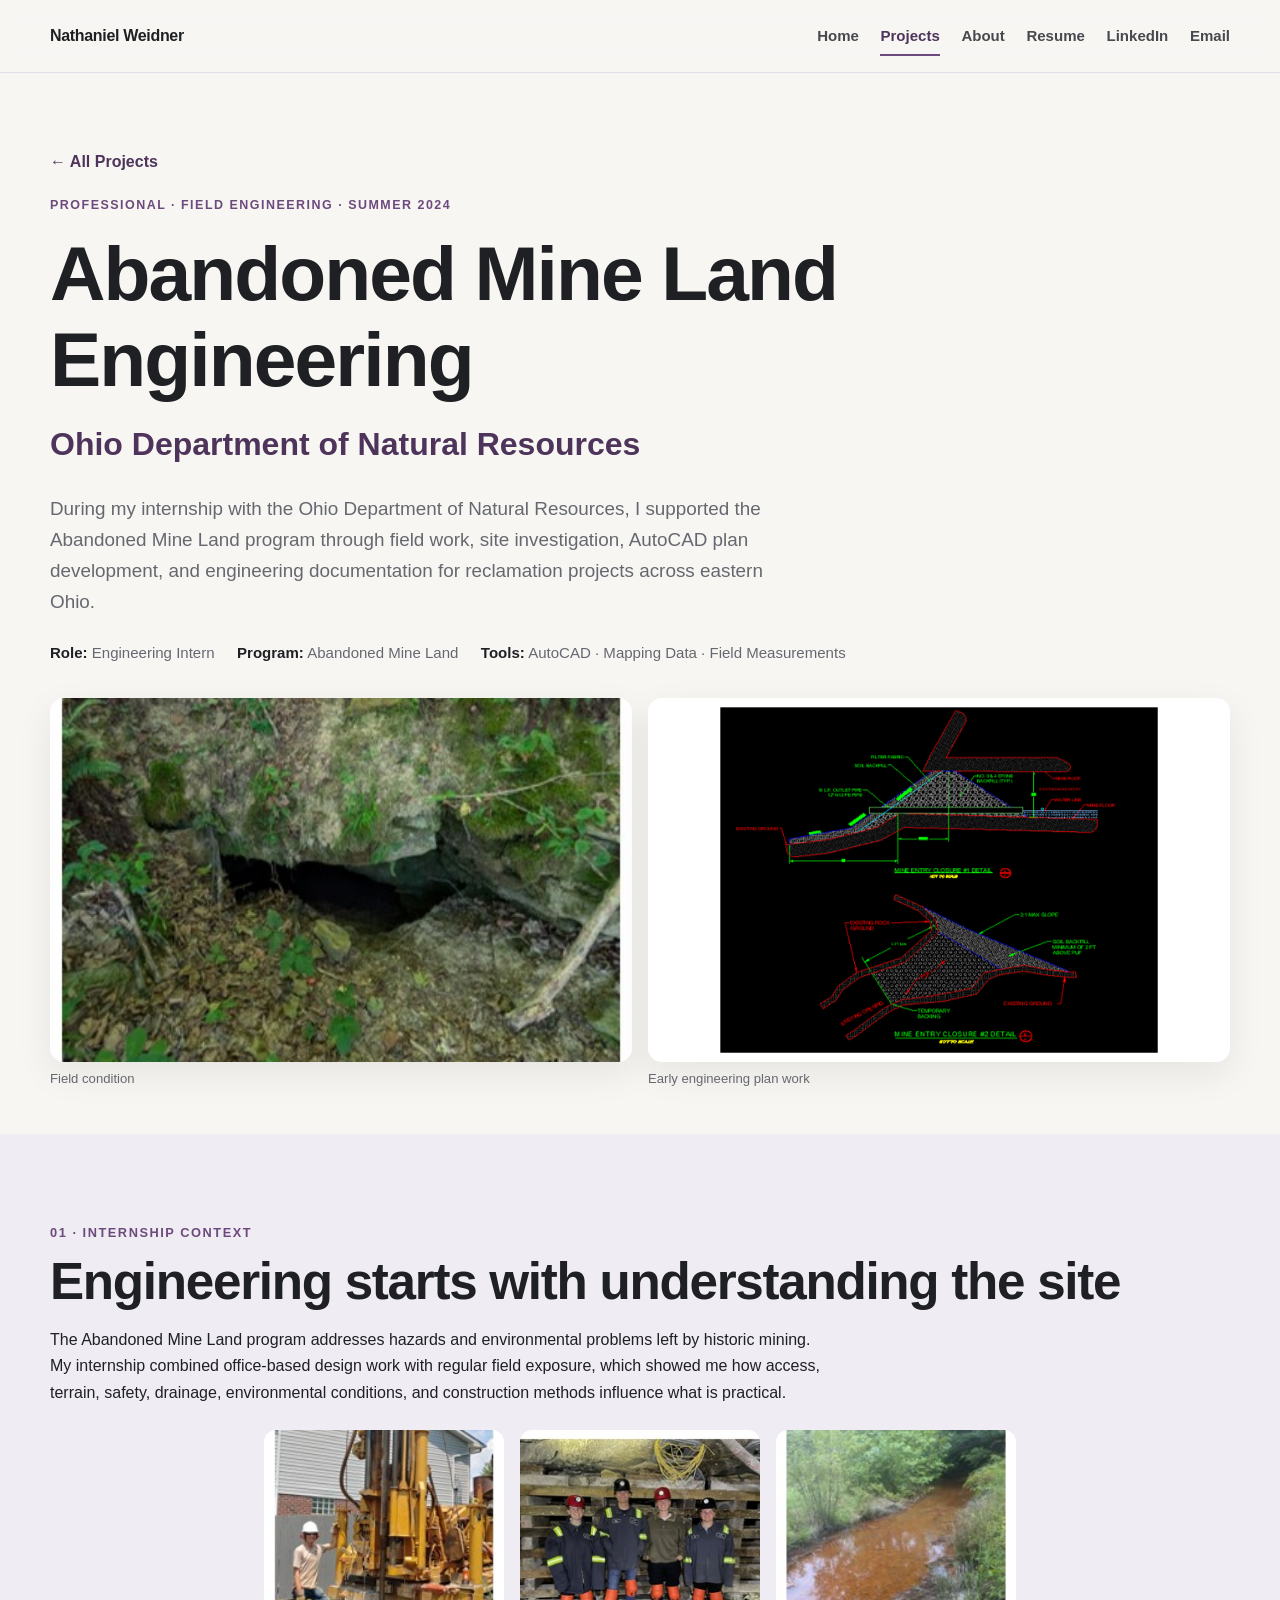
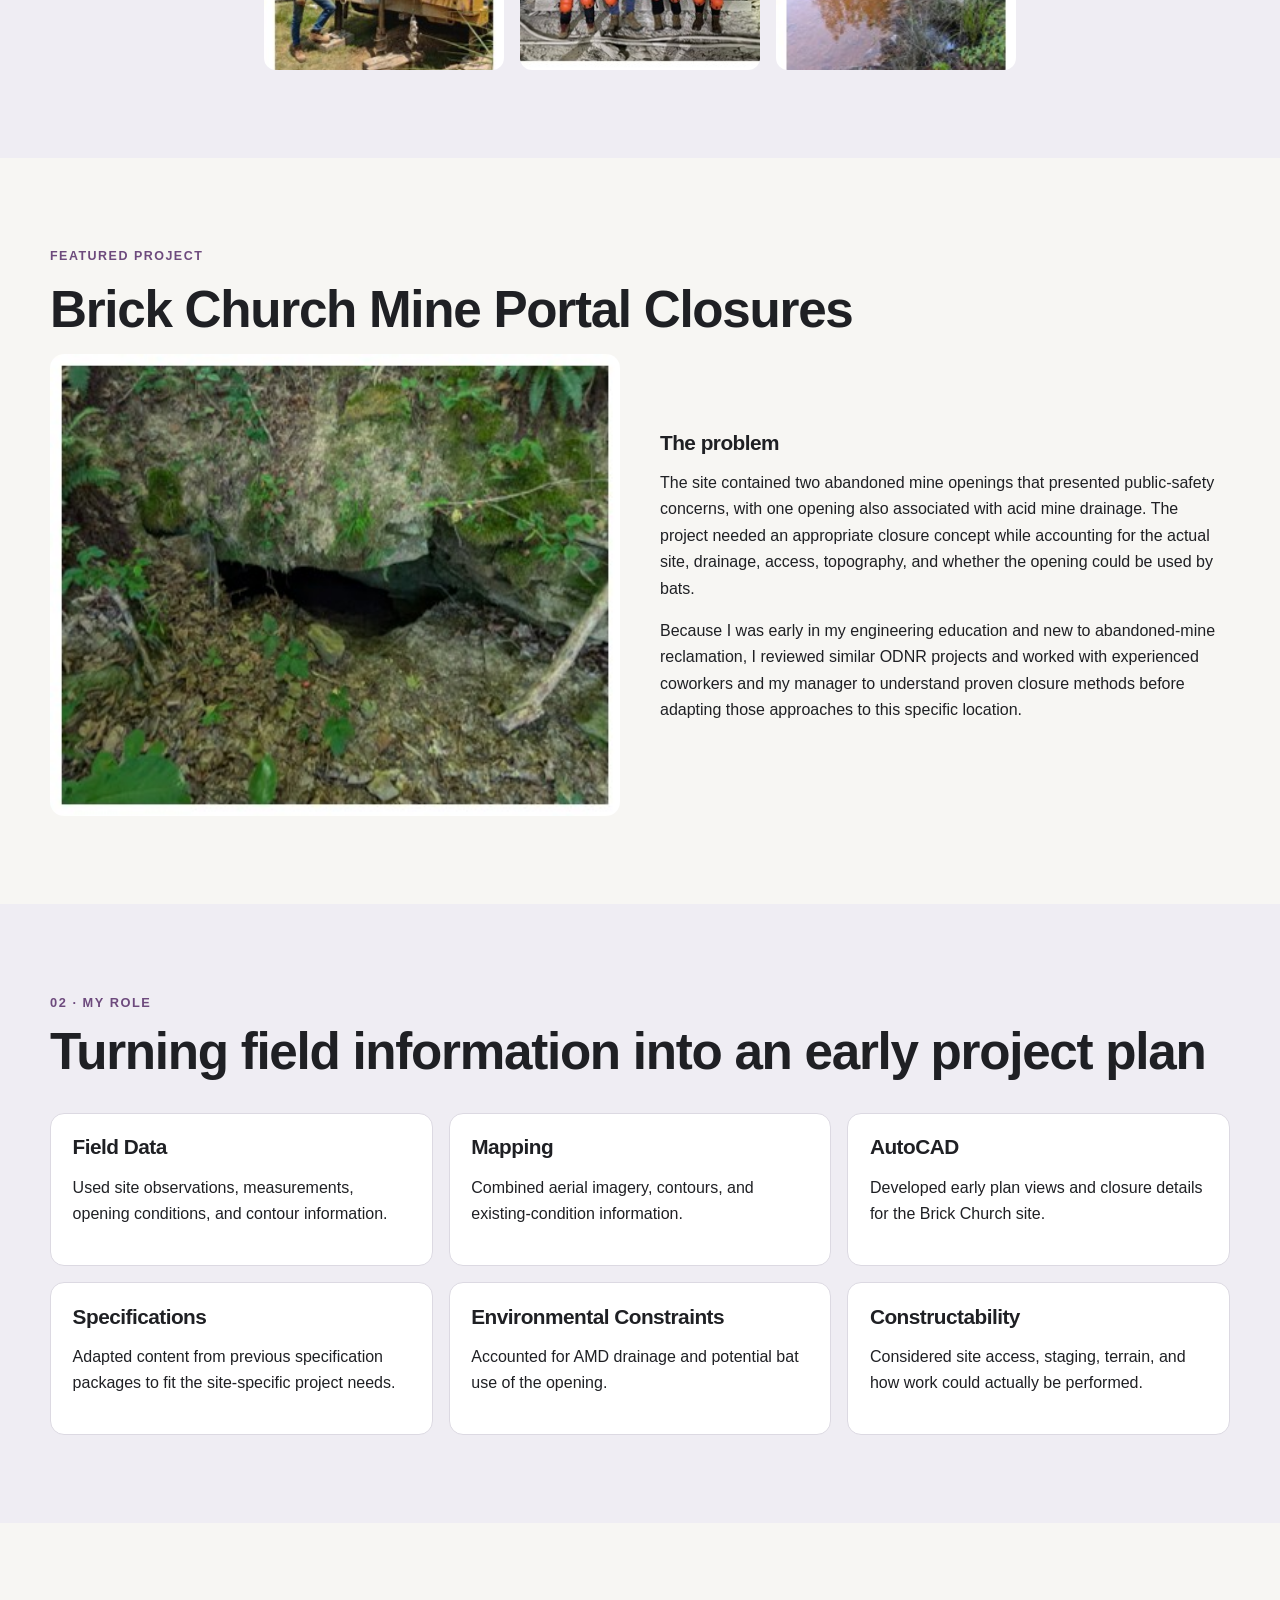
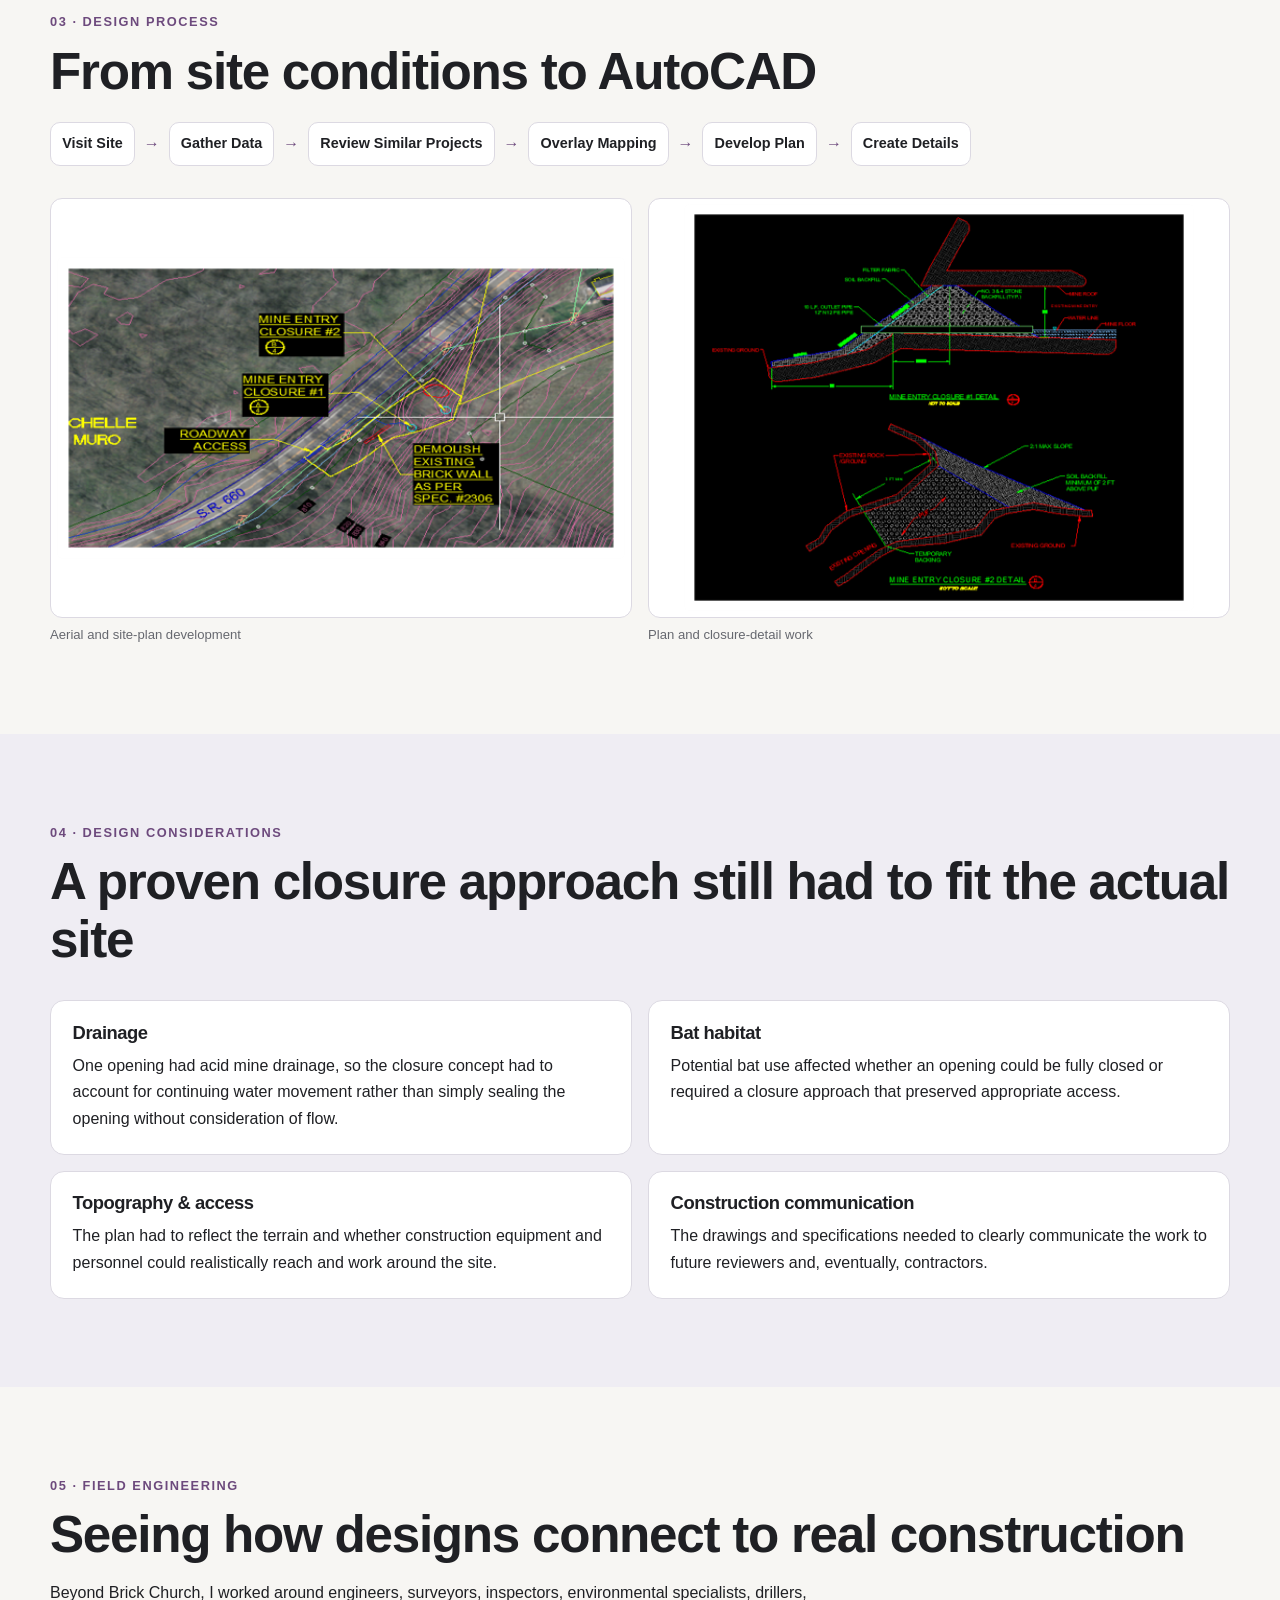
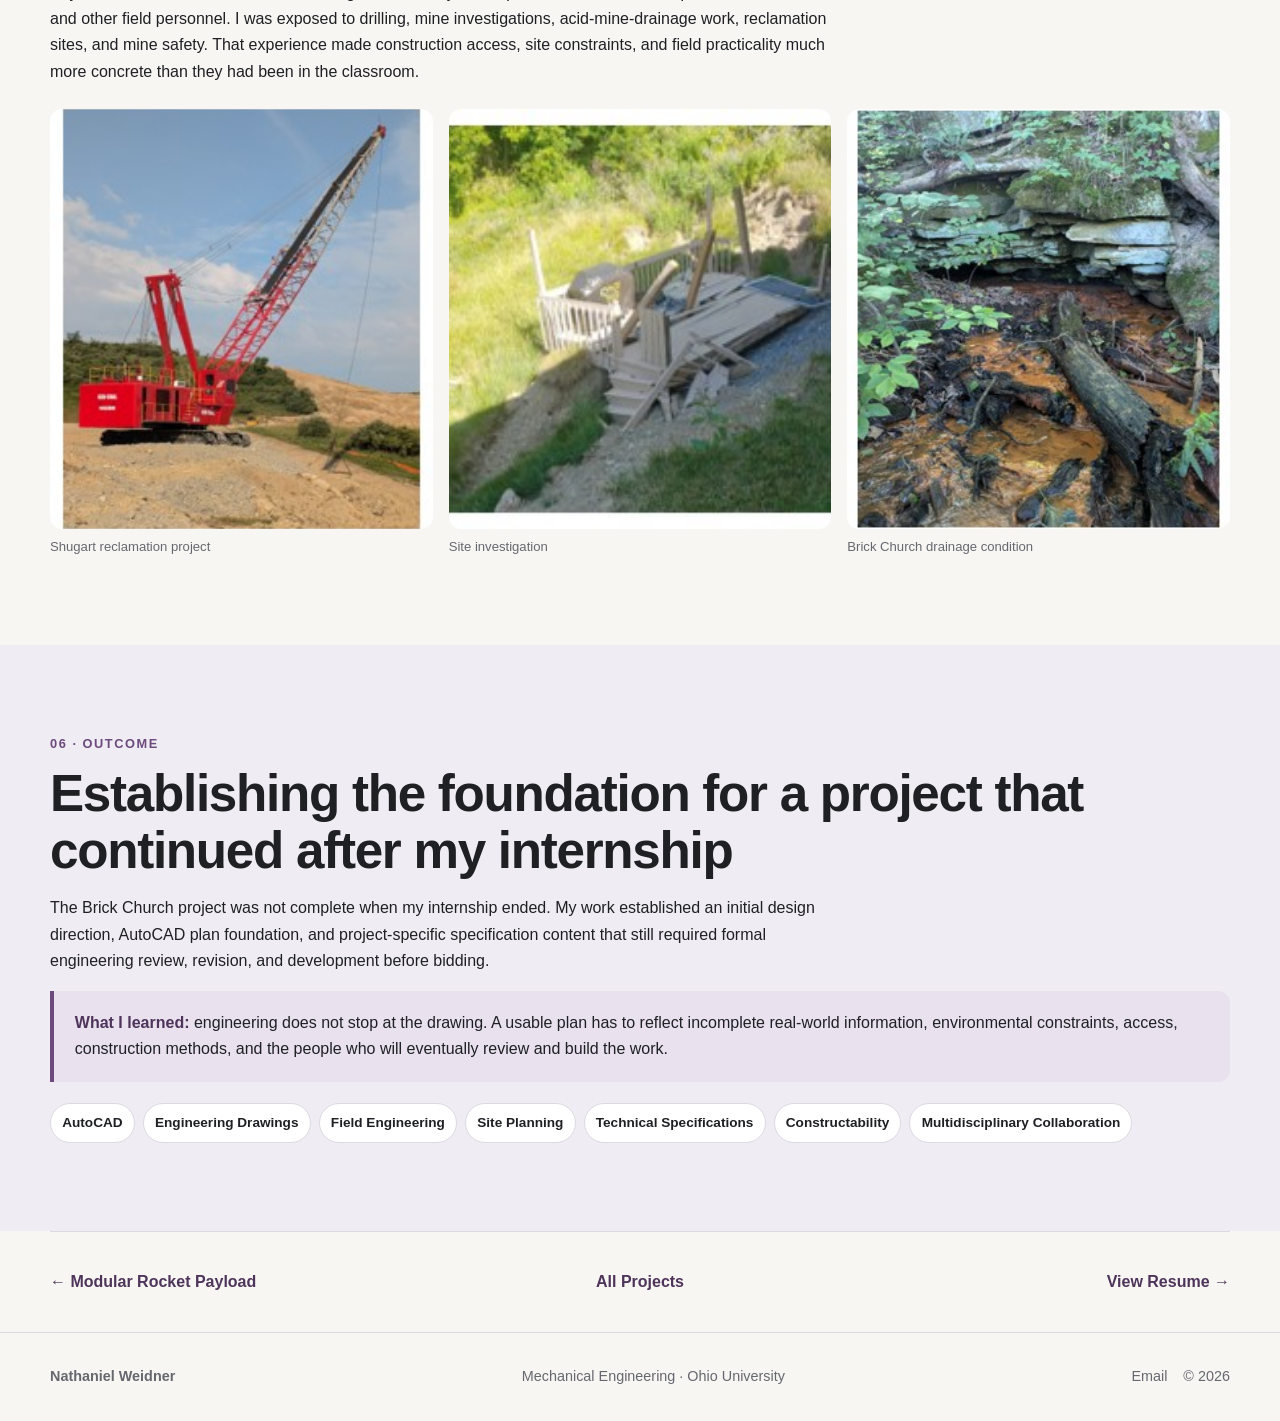
<file: projects/odnr.html>
<!DOCTYPE html>
<html lang="en"><head><meta charset="utf-8"/><meta content="width=device-width, initial-scale=1" name="viewport"/><title>ODNR Abandoned Mine Land Engineering | Nathaniel Weidner</title><meta content="ODNR abandoned mine land engineering internship and Brick Church mine portal closure work by Nathaniel Weidner." name="description"/><link href="../css/styles.css" rel="stylesheet"/></head><body>
<header class="site-header"><div class="container nav-wrap"><a class="brand" href="../index.html">Nathaniel Weidner</a><button aria-controls="site-navigation" aria-expanded="false" aria-label="Toggle navigation" class="nav-toggle">☰</button><nav class="nav" id="site-navigation"><a href="../index.html">Home</a><a class="active" href="../projects.html">Projects</a><a href="../about.html">About</a><a href="../resume.html">Resume</a><a href="https://www.linkedin.com/in/nathaniel-weidner/" rel="noopener" target="_blank">LinkedIn</a><a href="mailto:ncweidner8104@gmail.com">Email</a></nav></div></header>
<main>
<section class="project-hero"><div class="container"><a class="back-link" href="../projects.html">← All Projects</a><div class="eyebrow">Professional · Field Engineering · Summer 2024</div><h1>Abandoned Mine Land Engineering</h1><div class="project-subtitle">Ohio Department of Natural Resources</div><p class="lede">During my internship with the Ohio Department of Natural Resources, I supported the Abandoned Mine Land program through field work, site investigation, AutoCAD plan development, and engineering documentation for reclamation projects across eastern Ohio.</p><div class="project-facts"><span><strong>Role:</strong> Engineering Intern</span><span><strong>Program:</strong> Abandoned Mine Land</span><span><strong>Tools:</strong> AutoCAD · Mapping Data · Field Measurements</span></div><div class="duo-hero"><figure><img alt="Brick Church abandoned mine opening" src="../assets/images/odnr/brick-church-opening.jpg"/><figcaption>Field condition</figcaption></figure><figure><img alt="Brick Church AutoCAD plan and cross section" class="technical-media" decoding="async" loading="lazy" src="../assets/images/odnr/brick-church-section.png"/><figcaption>Early engineering plan work</figcaption></figure></div></div></section>
<section class="section section-alt"><div class="container"><div class="section-number">01 · Internship Context</div><h2>Engineering starts with understanding the site</h2><p class="content-narrow">The Abandoned Mine Land program addresses hazards and environmental problems left by historic mining. My internship combined office-based design work with regular field exposure, which showed me how access, terrain, safety, drainage, environmental conditions, and construction methods influence what is practical.</p><div class="gallery gallery-3 source-limited-gallery"><img alt="Field drilling work" decoding="async" loading="lazy" src="../assets/images/odnr/me-with-drill.jpg"/><img alt="Interns inside a coal mine" decoding="async" loading="lazy" src="../assets/images/odnr/coal-mine-interns.jpg"/><img alt="Acid mine drainage site" decoding="async" loading="lazy" src="../assets/images/odnr/true-town-amd.jpg"/></div></div></section>
<section class="section"><div class="container"><div class="eyebrow">Featured Project</div><h2>Brick Church Mine Portal Closures</h2><div class="two-col two-col-center"><img alt="Brick Church mine opening" class="rounded-media" decoding="async" loading="lazy" src="../assets/images/odnr/brick-church-opening.jpg"/><div><h3>The problem</h3><p>The site contained two abandoned mine openings that presented public-safety concerns, with one opening also associated with acid mine drainage. The project needed an appropriate closure concept while accounting for the actual site, drainage, access, topography, and whether the opening could be used by bats.</p><p>Because I was early in my engineering education and new to abandoned-mine reclamation, I reviewed similar ODNR projects and worked with experienced coworkers and my manager to understand proven closure methods before adapting those approaches to this specific location.</p></div></div></div></section>
<section class="section section-alt"><div class="container"><div class="section-number">02 · My Role</div><h2>Turning field information into an early project plan</h2><div class="three-info"><div class="info-card"><h3>Field Data</h3><p>Used site observations, measurements, opening conditions, and contour information.</p></div><div class="info-card"><h3>Mapping</h3><p>Combined aerial imagery, contours, and existing-condition information.</p></div><div class="info-card"><h3>AutoCAD</h3><p>Developed early plan views and closure details for the Brick Church site.</p></div><div class="info-card"><h3>Specifications</h3><p>Adapted content from previous specification packages to fit the site-specific project needs.</p></div><div class="info-card"><h3>Environmental Constraints</h3><p>Accounted for AMD drainage and potential bat use of the opening.</p></div><div class="info-card"><h3>Constructability</h3><p>Considered site access, staging, terrain, and how work could actually be performed.</p></div></div></div></section>
<section class="section"><div class="container"><div class="section-number">03 · Design Process</div><h2>From site conditions to AutoCAD</h2><div class="process-line"><span>Visit Site</span><i>→</i><span>Gather Data</span><i>→</i><span>Review Similar Projects</span><i>→</i><span>Overlay Mapping</span><i>→</i><span>Develop Plan</span><i>→</i><span>Create Details</span></div><div class="gallery" style="margin-top:2rem"><figure><img alt="Brick Church aerial plan" class="technical-media" decoding="async" loading="lazy" src="../assets/images/odnr/brick-church-aerial.png"/><figcaption>Aerial and site-plan development</figcaption></figure><figure><img alt="Brick Church closure plan and cross-section" class="technical-media" decoding="async" loading="lazy" src="../assets/images/odnr/brick-church-section.png"/><figcaption>Plan and closure-detail work</figcaption></figure></div></div></section>
<section class="section section-alt"><div class="container"><div class="section-number">04 · Design Considerations</div><h2>A proven closure approach still had to fit the actual site</h2><div class="decision-grid"><div class="decision-card"><h3>Drainage</h3><p>One opening had acid mine drainage, so the closure concept had to account for continuing water movement rather than simply sealing the opening without consideration of flow.</p></div><div class="decision-card"><h3>Bat habitat</h3><p>Potential bat use affected whether an opening could be fully closed or required a closure approach that preserved appropriate access.</p></div><div class="decision-card"><h3>Topography &amp; access</h3><p>The plan had to reflect the terrain and whether construction equipment and personnel could realistically reach and work around the site.</p></div><div class="decision-card"><h3>Construction communication</h3><p>The drawings and specifications needed to clearly communicate the work to future reviewers and, eventually, contractors.</p></div></div></div></section>
<section class="section"><div class="container"><div class="section-number">05 · Field Engineering</div><h2>Seeing how designs connect to real construction</h2><p class="content-narrow">Beyond Brick Church, I worked around engineers, surveyors, inspectors, environmental specialists, drillers, and other field personnel. I was exposed to drilling, mine investigations, acid-mine-drainage work, reclamation sites, and mine safety. That experience made construction access, site constraints, and field practicality much more concrete than they had been in the classroom.</p><div class="gallery gallery-3"><figure><img alt="Dragline at Shugart reclamation project" decoding="async" loading="lazy" src="../assets/images/odnr/shugart-dragline.jpg"/><figcaption>Shugart reclamation project</figcaption></figure><figure><img alt="Backyard landslide project" decoding="async" loading="lazy" src="../assets/images/odnr/backyard-landslide.jpg"/><figcaption>Site investigation</figcaption></figure><figure><img alt="Acid mine drainage at Brick Church" decoding="async" loading="lazy" src="../assets/images/odnr/brick-church-amd.jpg"/><figcaption>Brick Church drainage condition</figcaption></figure></div></div></section>
<section class="section section-alt"><div class="container"><div class="section-number">06 · Outcome</div><h2>Establishing the foundation for a project that continued after my internship</h2><p class="content-narrow">The Brick Church project was not complete when my internship ended. My work established an initial design direction, AutoCAD plan foundation, and project-specific specification content that still required formal engineering review, revision, and development before bidding.</p><div class="callout"><strong>What I learned:</strong> engineering does not stop at the drawing. A usable plan has to reflect incomplete real-world information, environmental constraints, access, construction methods, and the people who will eventually review and build the work.</div><div class="skill-list"><span class="skill-pill">AutoCAD</span><span class="skill-pill">Engineering Drawings</span><span class="skill-pill">Field Engineering</span><span class="skill-pill">Site Planning</span><span class="skill-pill">Technical Specifications</span><span class="skill-pill">Constructability</span><span class="skill-pill">Multidisciplinary Collaboration</span></div></div></section>
</main><div class="container project-nav"><a href="rocket.html">← Modular Rocket Payload</a><a href="../projects.html">All Projects</a><a href="../resume.html">View Resume →</a></div><footer class="site-footer"><div class="container footer-wrap"><strong>Nathaniel Weidner</strong><span>Mechanical Engineering · Ohio University</span><div class="footer-links"><a href="mailto:ncweidner8104@gmail.com">Email</a><span>© <span data-year=""></span></span></div></div></footer><script src="../js/main.js"></script></body></html>
</file>
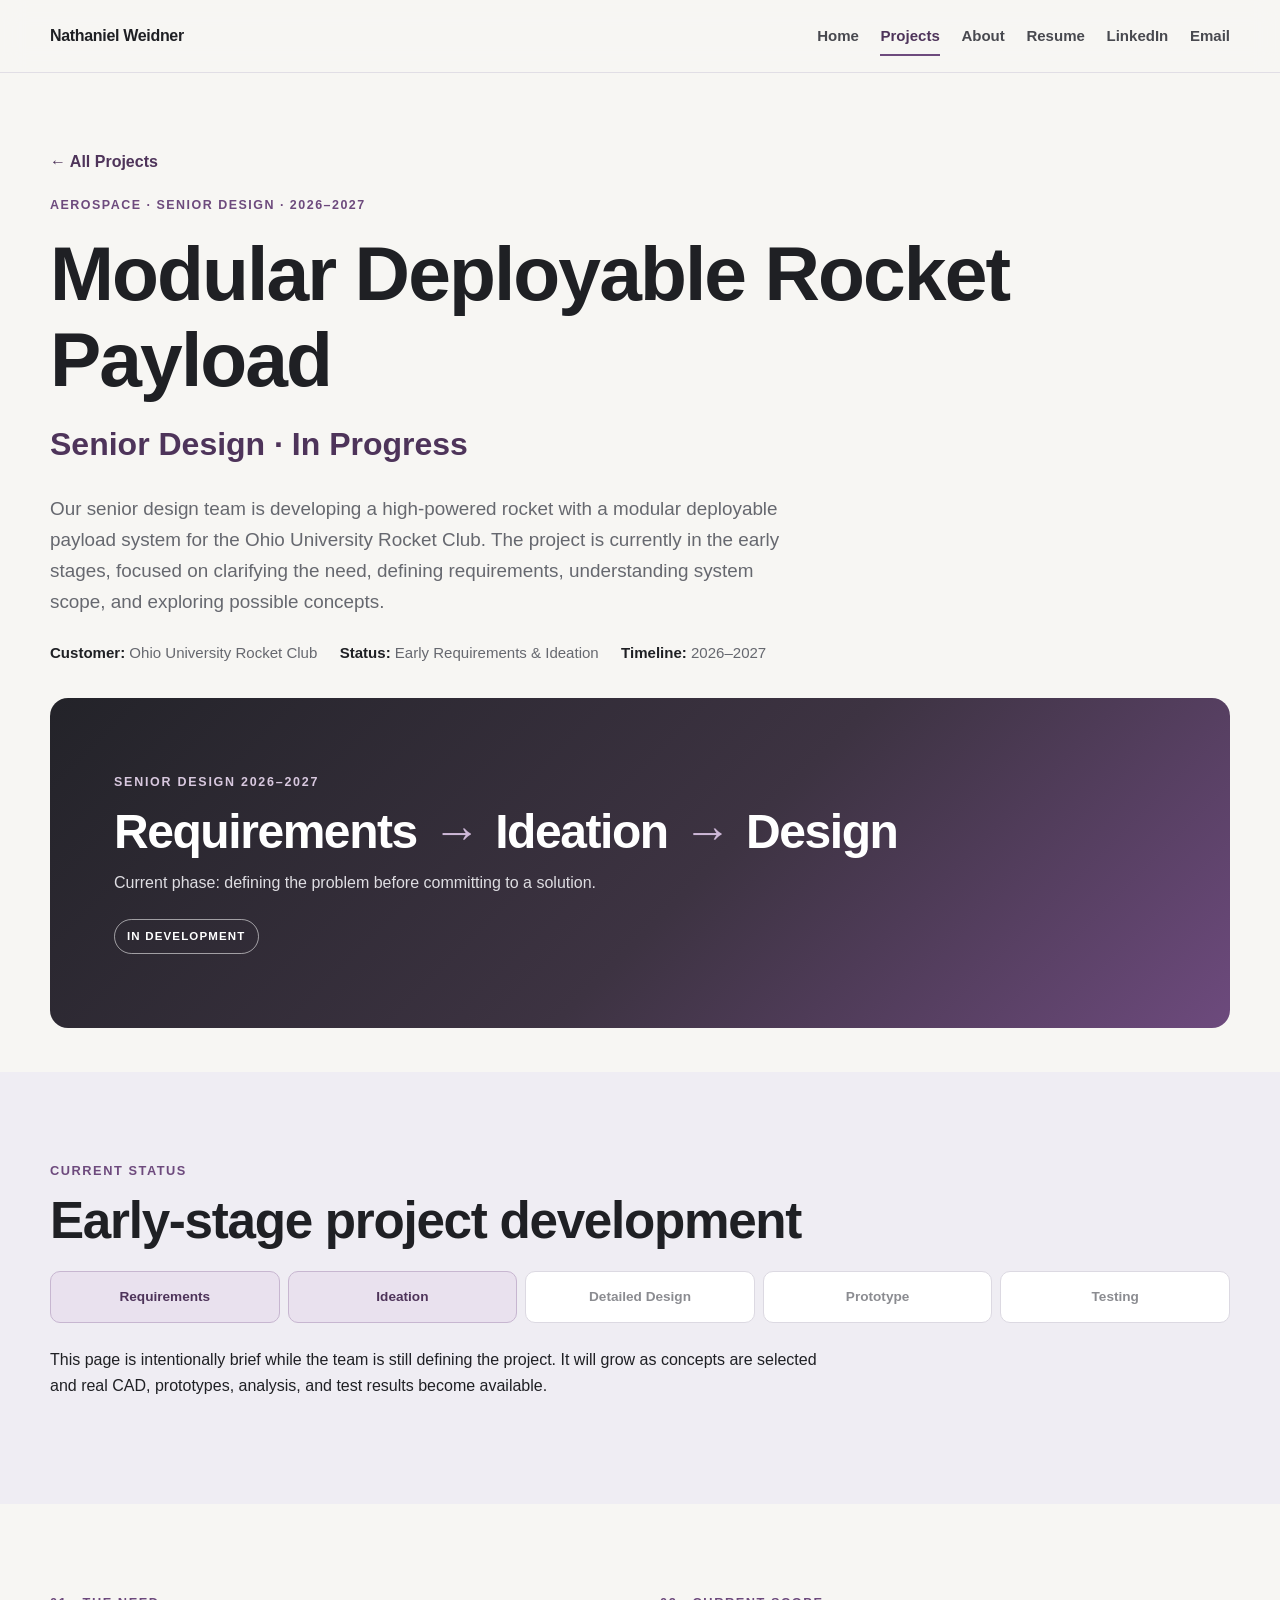
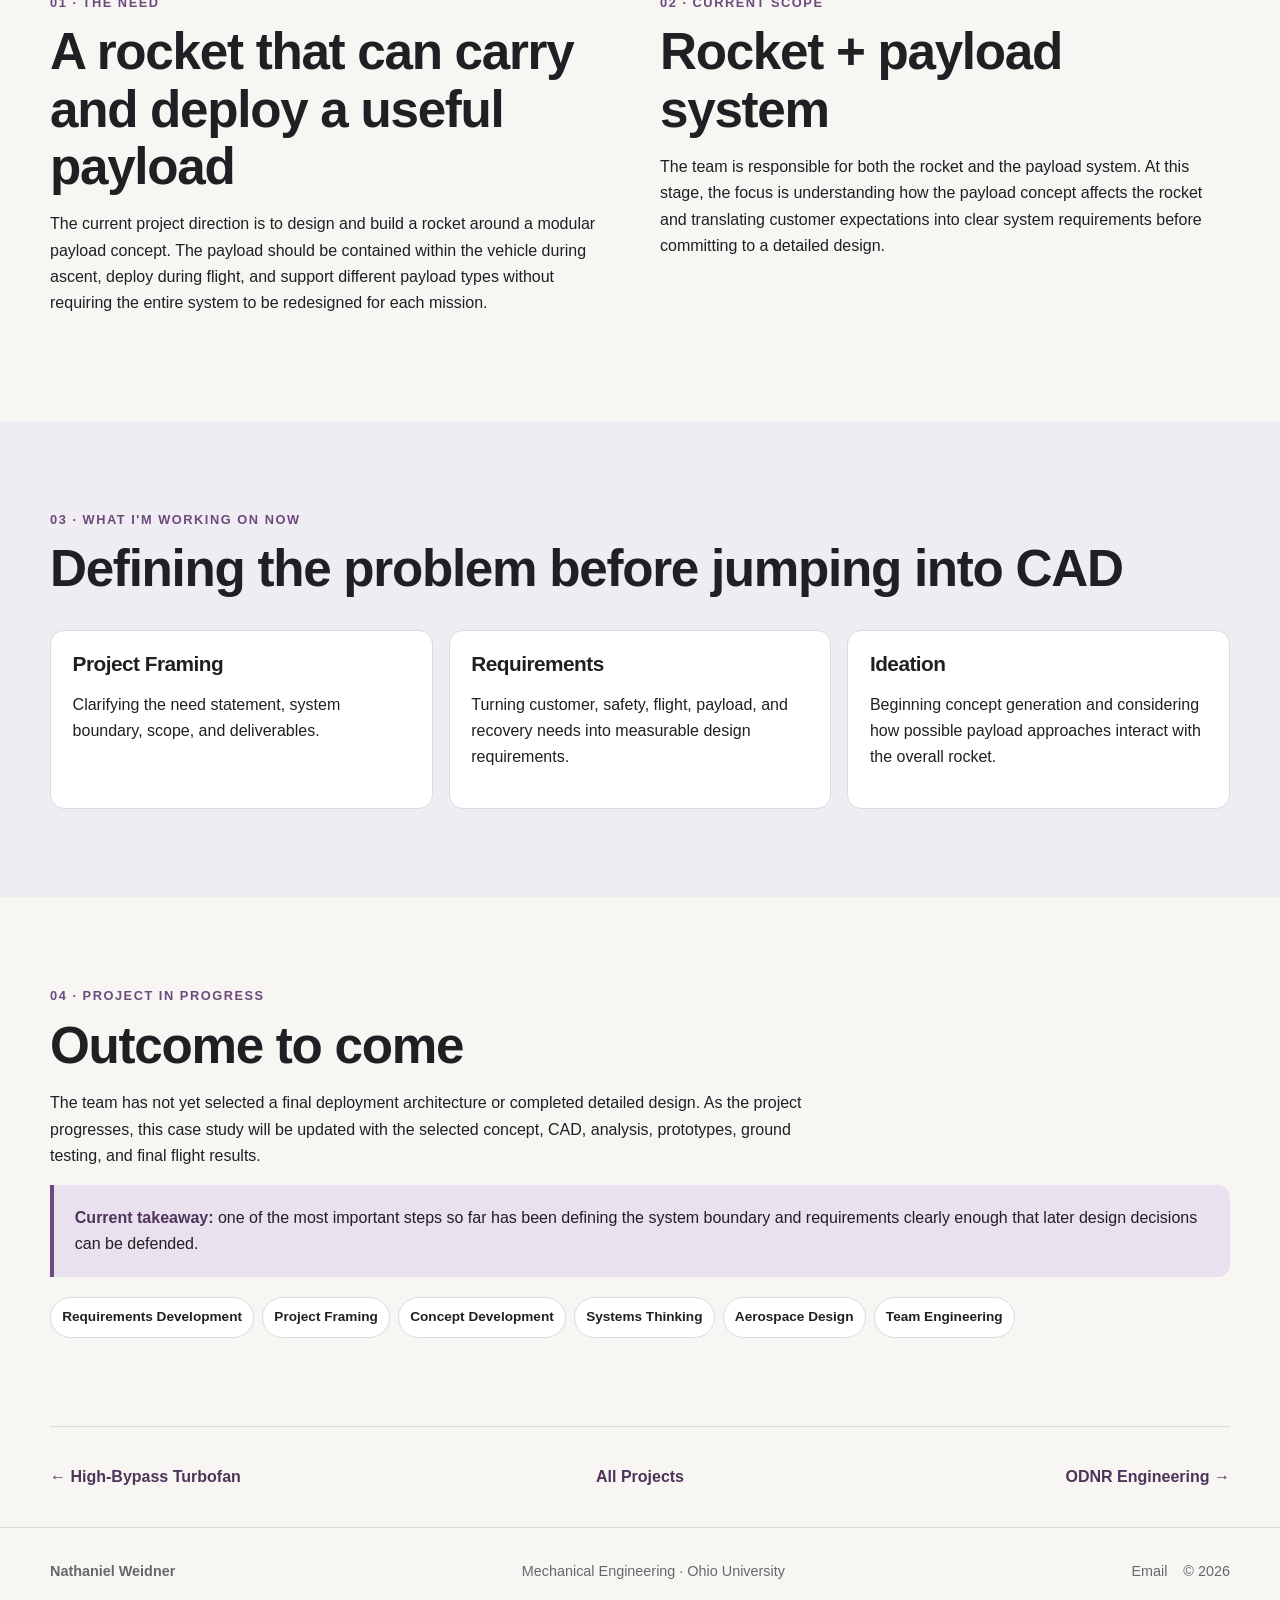
<file: projects/rocket.html>
<!DOCTYPE html>
<html lang="en"><head><meta charset="utf-8"/><meta content="width=device-width, initial-scale=1" name="viewport"/><title>Modular Deployable Rocket Payload | Nathaniel Weidner</title><meta content="In-progress senior design project with the Ohio University Rocket Club." name="description"/><link href="../css/styles.css" rel="stylesheet"/></head><body>
<header class="site-header"><div class="container nav-wrap"><a class="brand" href="../index.html">Nathaniel Weidner</a><button aria-controls="site-navigation" aria-expanded="false" aria-label="Toggle navigation" class="nav-toggle">☰</button><nav class="nav" id="site-navigation"><a href="../index.html">Home</a><a class="active" href="../projects.html">Projects</a><a href="../about.html">About</a><a href="../resume.html">Resume</a><a href="https://www.linkedin.com/in/nathaniel-weidner/" rel="noopener" target="_blank">LinkedIn</a><a href="mailto:ncweidner8104@gmail.com">Email</a></nav></div></header>
<main>
<section class="project-hero"><div class="container"><a class="back-link" href="../projects.html">← All Projects</a><div class="eyebrow">Aerospace · Senior Design · 2026–2027</div><h1>Modular Deployable Rocket Payload</h1><div class="project-subtitle">Senior Design · In Progress</div><p class="lede">Our senior design team is developing a high-powered rocket with a modular deployable payload system for the Ohio University Rocket Club. The project is currently in the early stages, focused on clarifying the need, defining requirements, understanding system scope, and exploring possible concepts.</p><div class="project-facts"><span><strong>Customer:</strong> Ohio University Rocket Club</span><span><strong>Status:</strong> Early Requirements &amp; Ideation</span><span><strong>Timeline:</strong> 2026–2027</span></div><div aria-label="Project currently in requirements and ideation" class="development-visual"><div class="development-kicker">SENIOR DESIGN 2026–2027</div><div class="development-title">Requirements <span>→</span> Ideation <span>→</span> Design</div><div class="development-note">Current phase: defining the problem before committing to a solution.</div><div class="development-badge">IN DEVELOPMENT</div></div></div></section>
<section class="section section-alt"><div class="container"><div class="section-number">Current Status</div><h2>Early-stage project development</h2><div class="status-track"><div class="status-step active">Requirements</div><div class="status-step active">Ideation</div><div class="status-step future">Detailed Design</div><div class="status-step future">Prototype</div><div class="status-step future">Testing</div></div><p class="content-narrow" style="margin-top:1.5rem">This page is intentionally brief while the team is still defining the project. It will grow as concepts are selected and real CAD, prototypes, analysis, and test results become available.</p></div></section>
<section class="section"><div class="container two-col"><div><div class="section-number">01 · The Need</div><h2>A rocket that can carry and deploy a useful payload</h2><p>The current project direction is to design and build a rocket around a modular payload concept. The payload should be contained within the vehicle during ascent, deploy during flight, and support different payload types without requiring the entire system to be redesigned for each mission.</p></div><div><div class="section-number">02 · Current Scope</div><h2>Rocket + payload system</h2><p>The team is responsible for both the rocket and the payload system. At this stage, the focus is understanding how the payload concept affects the rocket and translating customer expectations into clear system requirements before committing to a detailed design.</p></div></div></section>
<section class="section section-alt"><div class="container"><div class="section-number">03 · What I'm Working On Now</div><h2>Defining the problem before jumping into CAD</h2><div class="three-info"><div class="info-card"><h3>Project Framing</h3><p>Clarifying the need statement, system boundary, scope, and deliverables.</p></div><div class="info-card"><h3>Requirements</h3><p>Turning customer, safety, flight, payload, and recovery needs into measurable design requirements.</p></div><div class="info-card"><h3>Ideation</h3><p>Beginning concept generation and considering how possible payload approaches interact with the overall rocket.</p></div></div></div></section>
<section class="section"><div class="container"><div class="section-number">04 · Project in Progress</div><h2>Outcome to come</h2><p class="content-narrow">The team has not yet selected a final deployment architecture or completed detailed design. As the project progresses, this case study will be updated with the selected concept, CAD, analysis, prototypes, ground testing, and final flight results.</p><div class="callout"><strong>Current takeaway:</strong> one of the most important steps so far has been defining the system boundary and requirements clearly enough that later design decisions can be defended.</div><div class="skill-list"><span class="skill-pill">Requirements Development</span><span class="skill-pill">Project Framing</span><span class="skill-pill">Concept Development</span><span class="skill-pill">Systems Thinking</span><span class="skill-pill">Aerospace Design</span><span class="skill-pill">Team Engineering</span></div></div></section>
</main><div class="container project-nav"><a href="turbofan.html">← High-Bypass Turbofan</a><a href="../projects.html">All Projects</a><a href="odnr.html">ODNR Engineering →</a></div><footer class="site-footer"><div class="container footer-wrap"><strong>Nathaniel Weidner</strong><span>Mechanical Engineering · Ohio University</span><div class="footer-links"><a href="mailto:ncweidner8104@gmail.com">Email</a><span>© <span data-year=""></span></span></div></div></footer><script src="../js/main.js"></script></body></html>
</file>
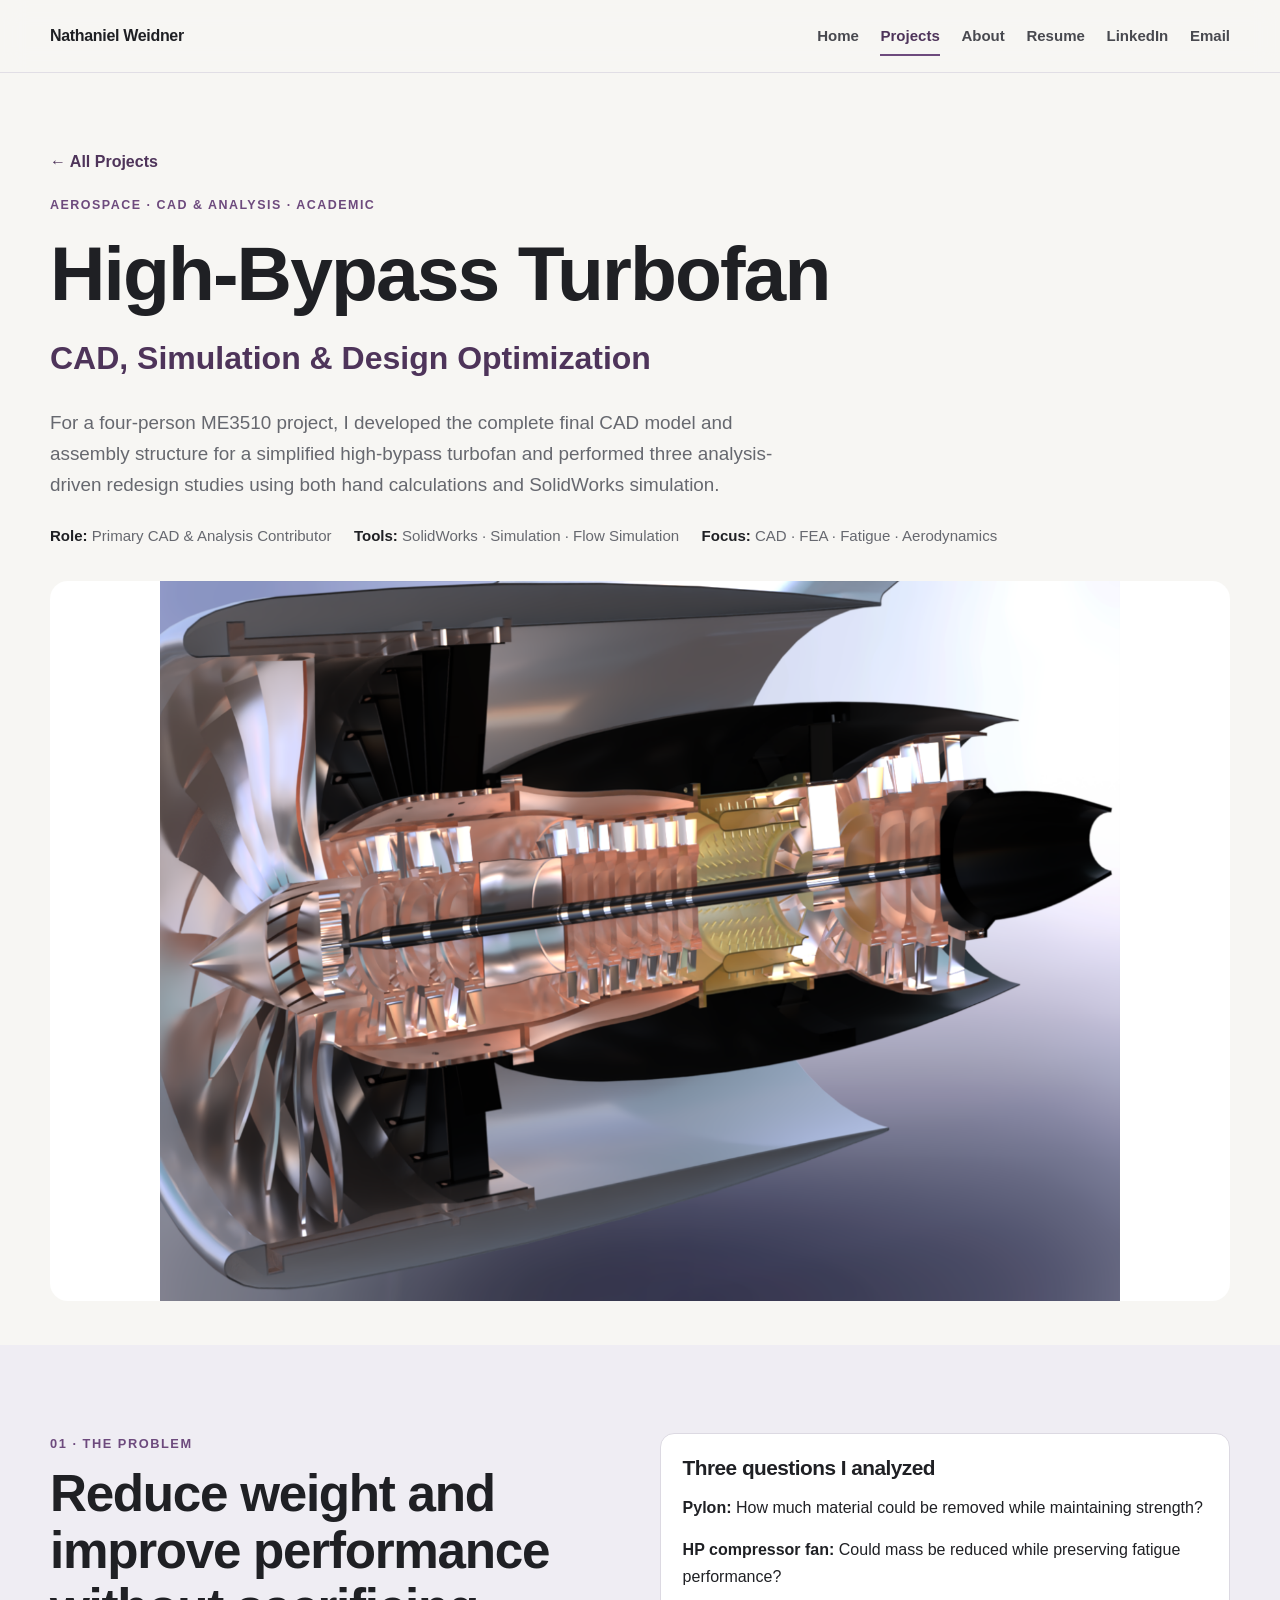
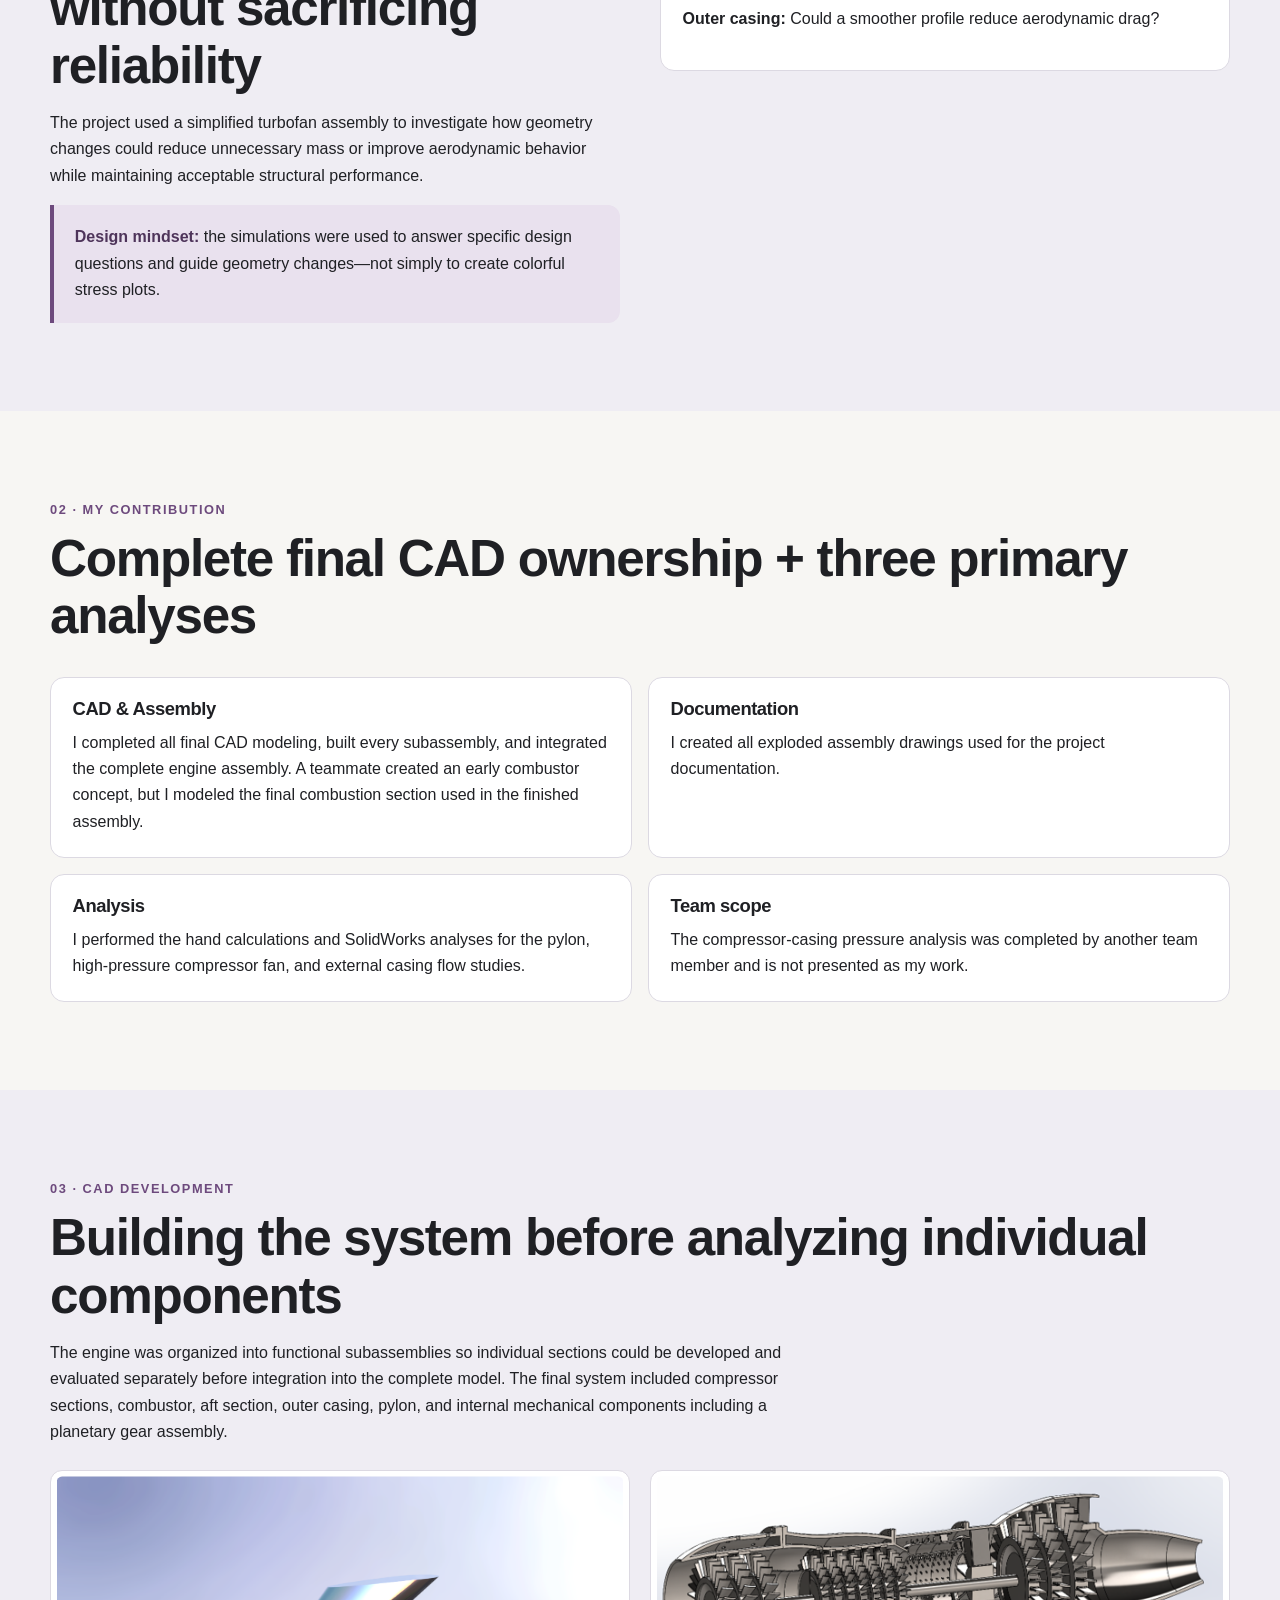
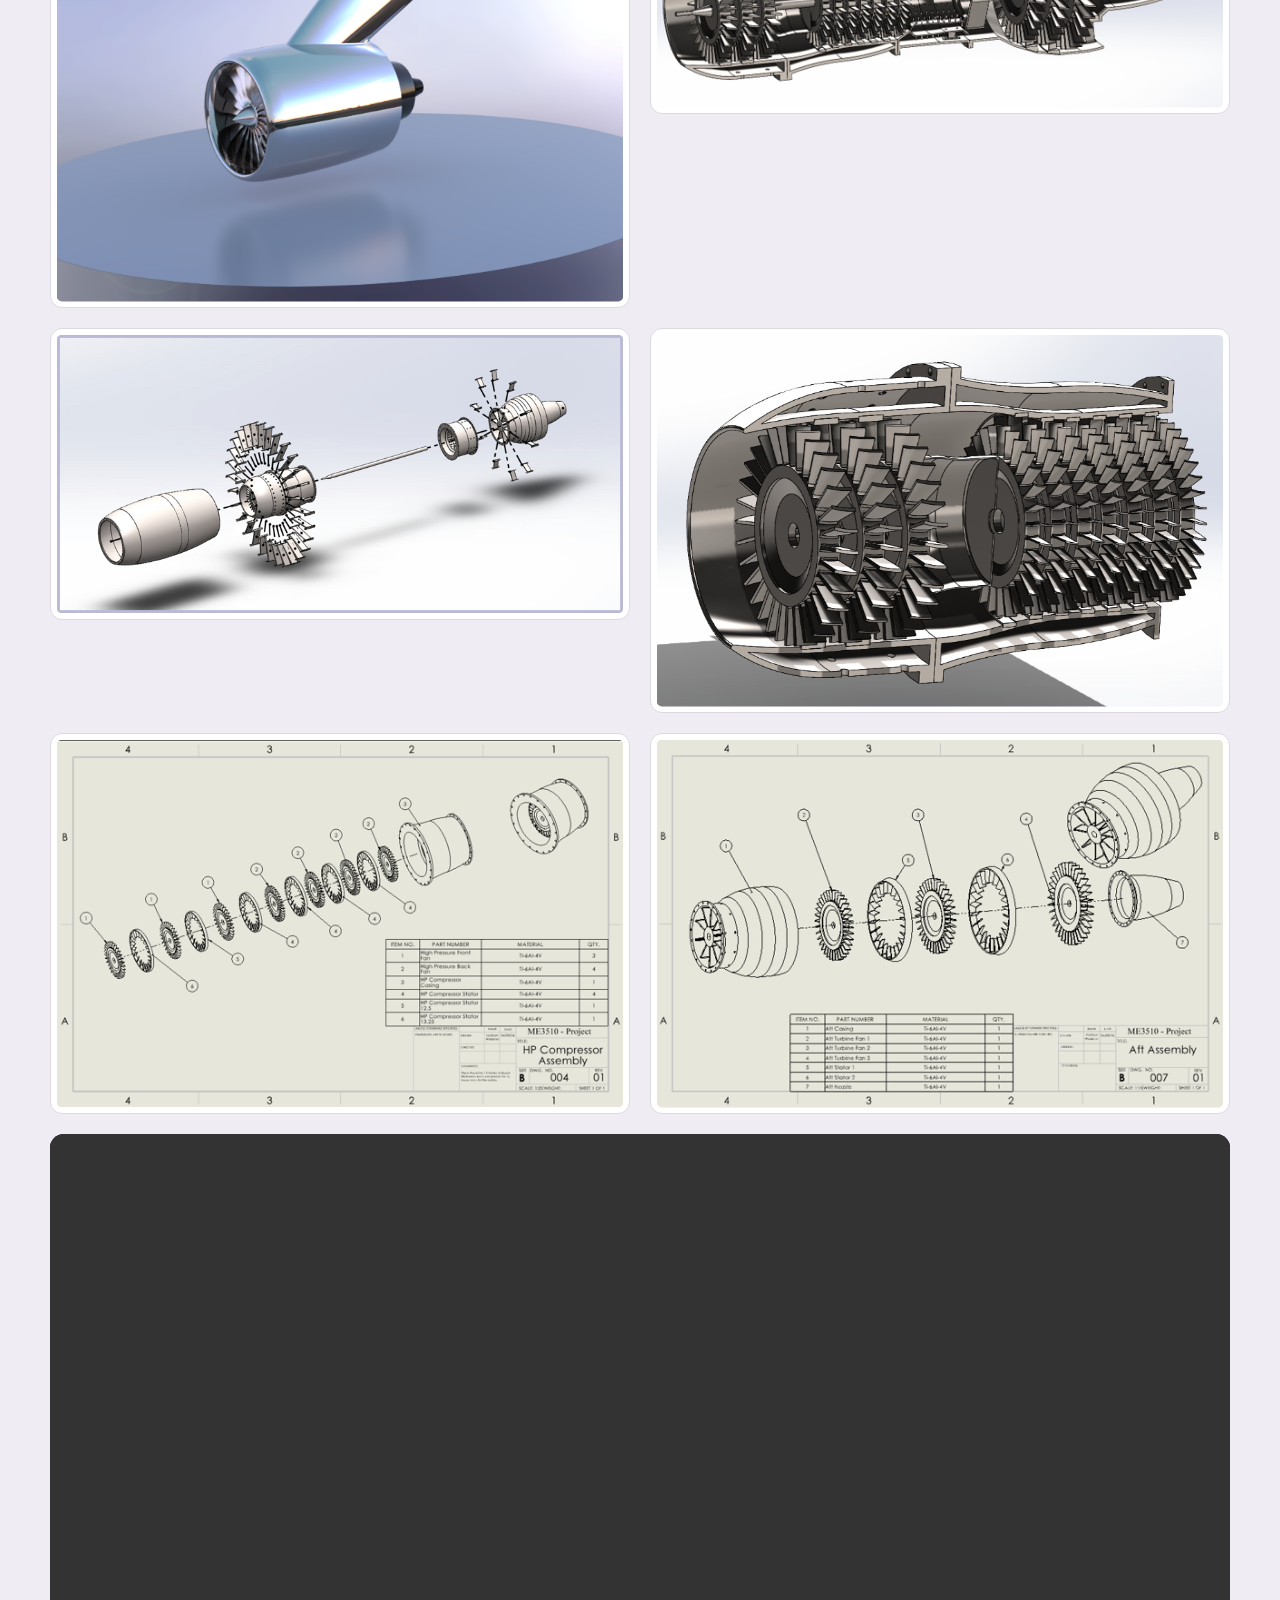
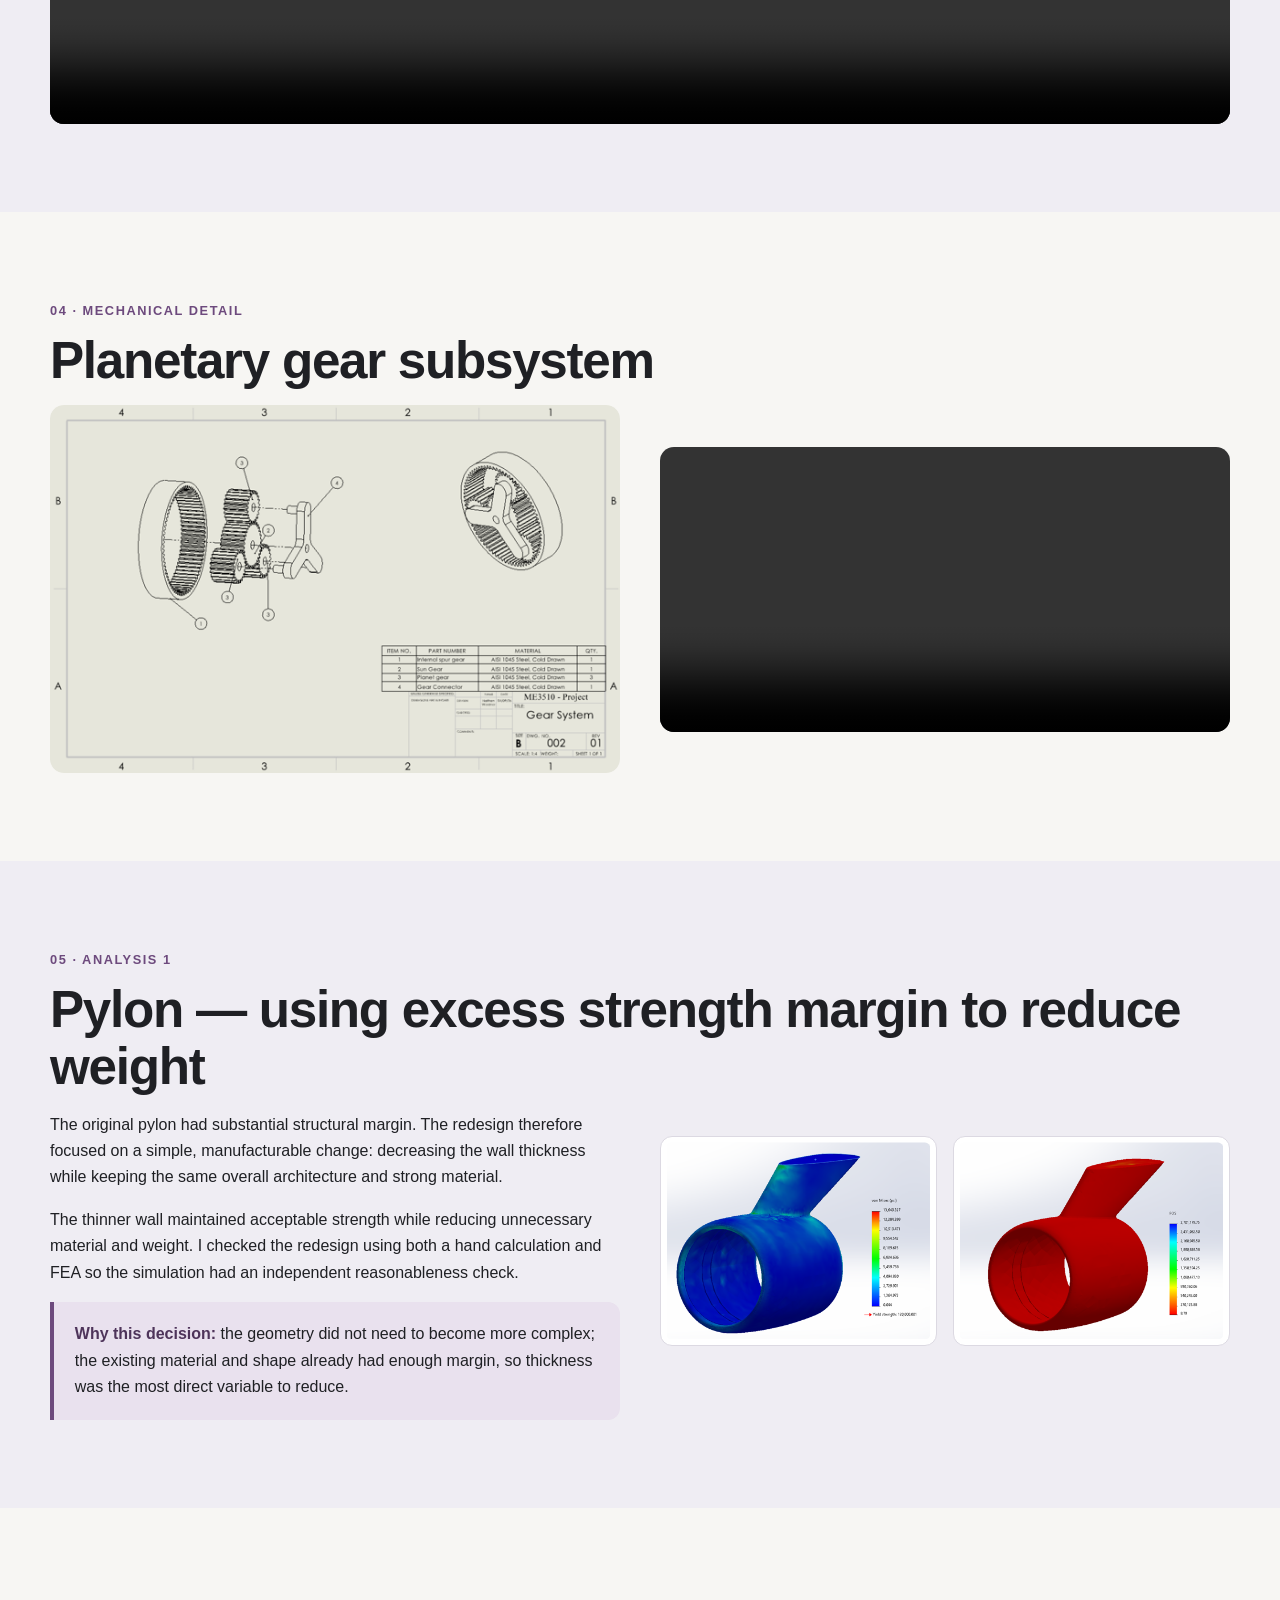
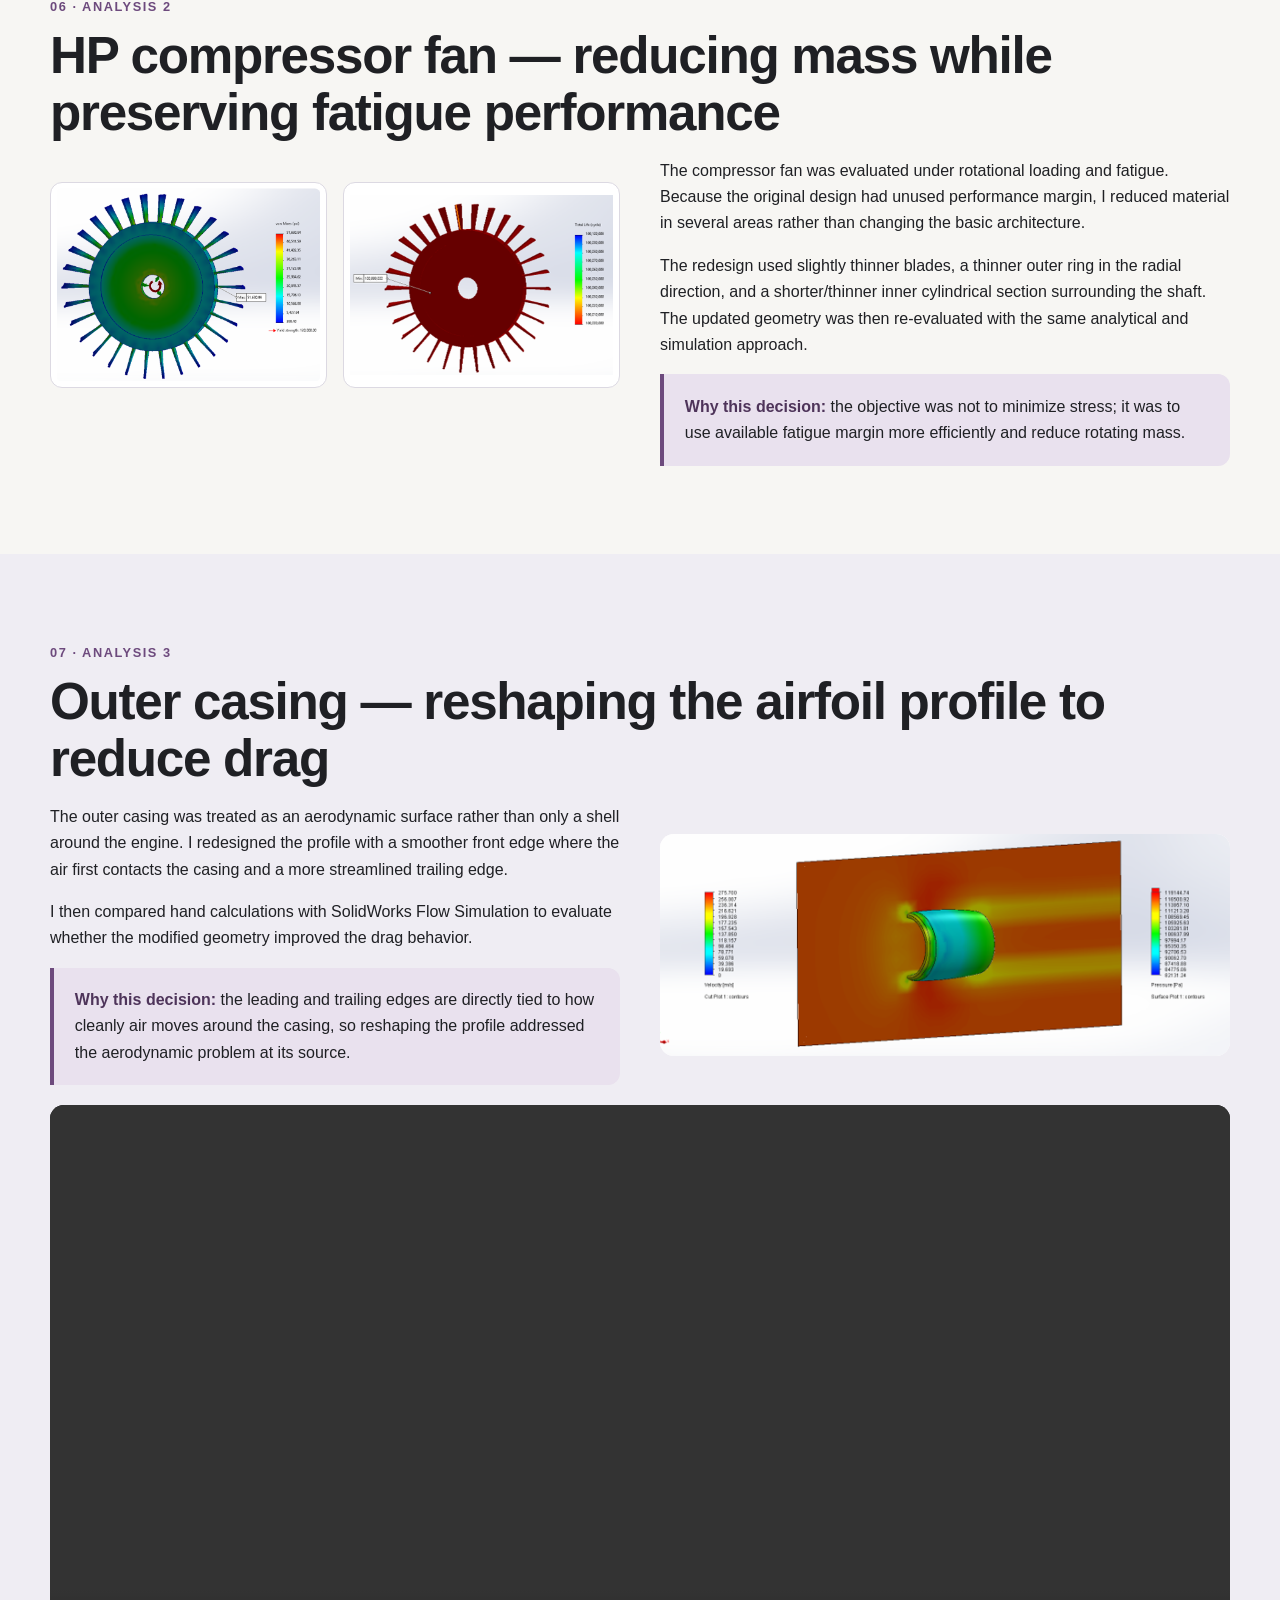
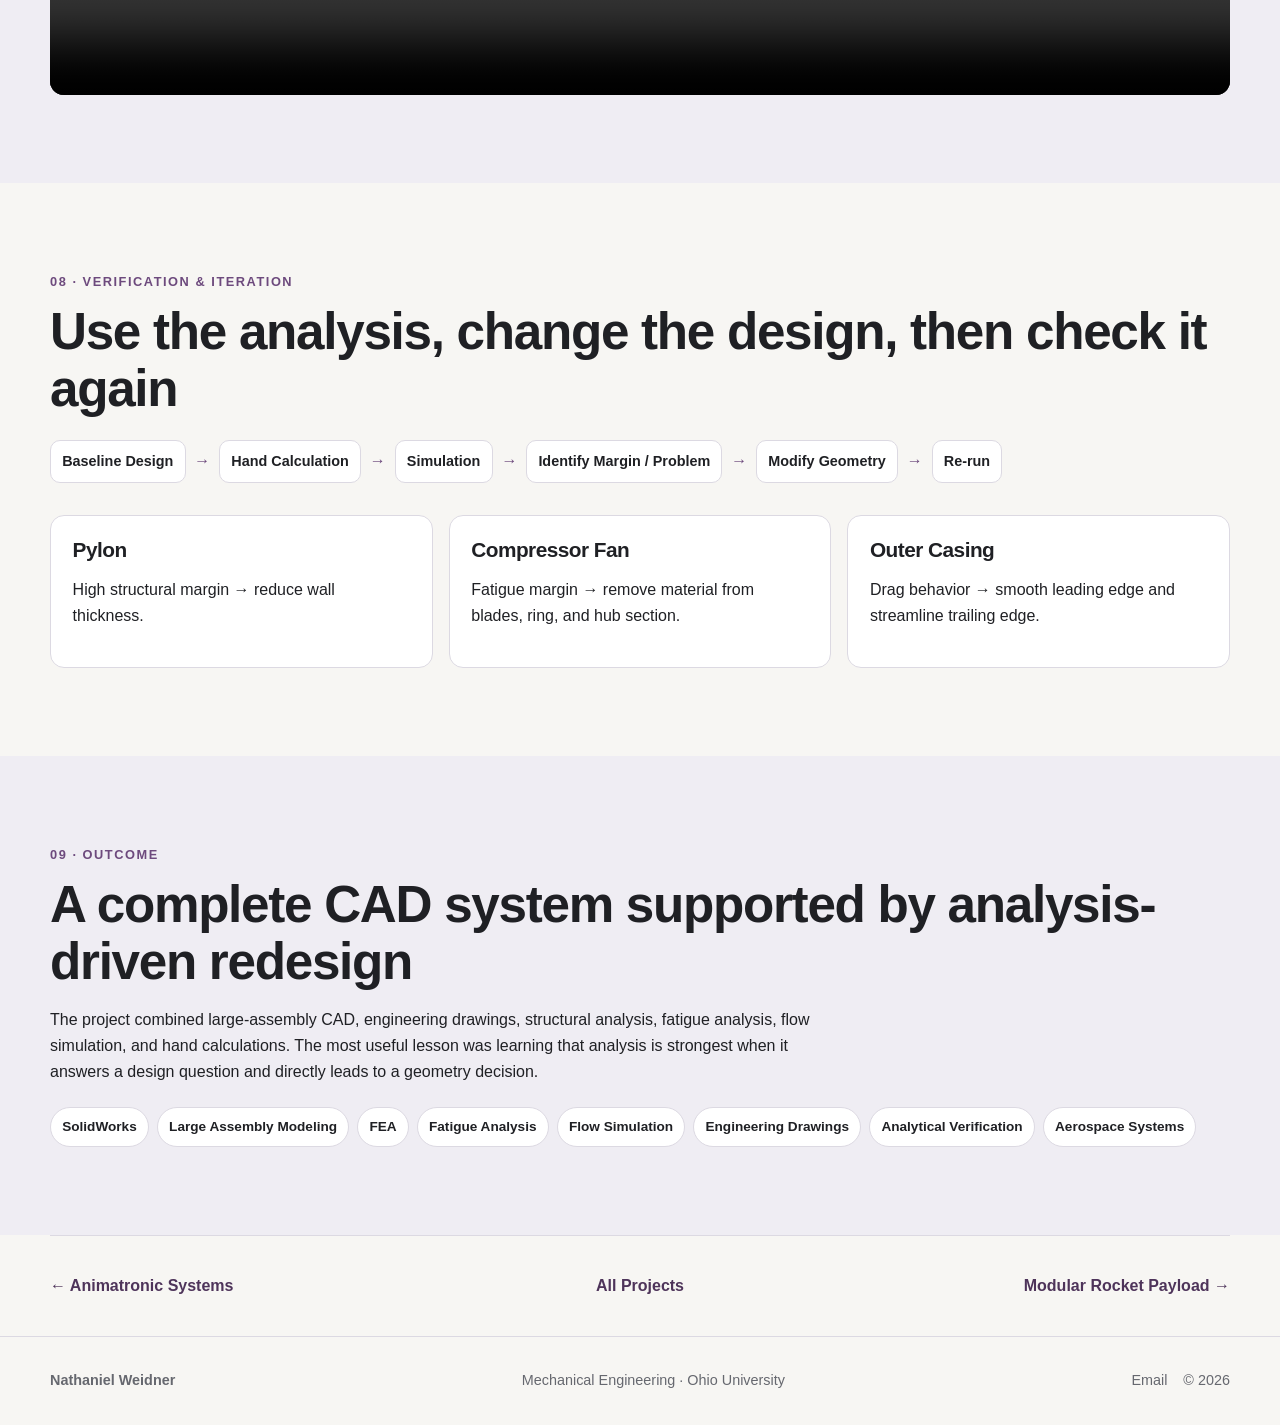
<file: projects/turbofan.html>
<!DOCTYPE html>
<html lang="en"><head><meta charset="utf-8"/><meta content="width=device-width, initial-scale=1" name="viewport"/><title>High-Bypass Turbofan | Nathaniel Weidner</title><meta content="High-bypass turbofan CAD, FEA, fatigue, and flow simulation project by Nathaniel Weidner." name="description"/><link href="../css/styles.css" rel="stylesheet"/></head><body>
<header class="site-header"><div class="container nav-wrap"><a class="brand" href="../index.html">Nathaniel Weidner</a><button aria-controls="site-navigation" aria-expanded="false" aria-label="Toggle navigation" class="nav-toggle">☰</button><nav class="nav" id="site-navigation"><a href="../index.html">Home</a><a class="active" href="../projects.html">Projects</a><a href="../about.html">About</a><a href="../resume.html">Resume</a><a href="https://www.linkedin.com/in/nathaniel-weidner/" rel="noopener" target="_blank">LinkedIn</a><a href="mailto:ncweidner8104@gmail.com">Email</a></nav></div></header>
<main>
<section class="project-hero"><div class="container"><a class="back-link" href="../projects.html">← All Projects</a><div class="eyebrow">Aerospace · CAD &amp; Analysis · Academic</div><h1>High-Bypass Turbofan</h1><div class="project-subtitle">CAD, Simulation &amp; Design Optimization</div><p class="lede">For a four-person ME3510 project, I developed the complete final CAD model and assembly structure for a simplified high-bypass turbofan and performed three analysis-driven redesign studies using both hand calculations and SolidWorks simulation.</p><div class="project-facts"><span><strong>Role:</strong> Primary CAD &amp; Analysis Contributor</span><span><strong>Tools:</strong> SolidWorks · Simulation · Flow Simulation</span><span><strong>Focus:</strong> CAD · FEA · Fatigue · Aerodynamics</span></div><div class="project-hero-media"><img alt="Cross-section render of turbofan CAD assembly" class="technical-media" src="../assets/images/turbofan/hero-render.png"/></div></div></section>
<section class="section section-alt"><div class="container two-col"><div><div class="section-number">01 · The Problem</div><h2>Reduce weight and improve performance without sacrificing reliability</h2><p>The project used a simplified turbofan assembly to investigate how geometry changes could reduce unnecessary mass or improve aerodynamic behavior while maintaining acceptable structural performance.</p><div class="callout"><strong>Design mindset:</strong> the simulations were used to answer specific design questions and guide geometry changes—not simply to create colorful stress plots.</div></div><div class="info-card"><h3>Three questions I analyzed</h3><p><strong>Pylon:</strong> How much material could be removed while maintaining strength?</p><p><strong>HP compressor fan:</strong> Could mass be reduced while preserving fatigue performance?</p><p><strong>Outer casing:</strong> Could a smoother profile reduce aerodynamic drag?</p></div></div></section>
<section class="section"><div class="container"><div class="section-number">02 · My Contribution</div><h2>Complete final CAD ownership + three primary analyses</h2><div class="decision-grid"><div class="decision-card"><h3>CAD &amp; Assembly</h3><p>I completed all final CAD modeling, built every subassembly, and integrated the complete engine assembly. A teammate created an early combustor concept, but I modeled the final combustion section used in the finished assembly.</p></div><div class="decision-card"><h3>Documentation</h3><p>I created all exploded assembly drawings used for the project documentation.</p></div><div class="decision-card"><h3>Analysis</h3><p>I performed the hand calculations and SolidWorks analyses for the pylon, high-pressure compressor fan, and external casing flow studies.</p></div><div class="decision-card"><h3>Team scope</h3><p>The compressor-casing pressure analysis was completed by another team member and is not presented as my work.</p></div></div></div></section>
<section class="section section-alt"><div class="container"><div class="section-number">03 · CAD Development</div><h2>Building the system before analyzing individual components</h2><p class="content-narrow">The engine was organized into functional subassemblies so individual sections could be developed and evaluated separately before integration into the complete model. The final system included compressor sections, combustor, aft section, outer casing, pylon, and internal mechanical components including a planetary gear assembly.</p><div class="gallery turbofan-cad-gallery"><img alt="Full turbofan render" class="technical-media" decoding="async" loading="lazy" src="../assets/images/turbofan/full-render.png"/><img alt="Internal turbofan assemblies" class="technical-media" decoding="async" loading="lazy" src="../assets/images/turbofan/inner-assemblies.png"/><img alt="Exploded turbofan render" class="technical-media" decoding="async" loading="lazy" src="../assets/images/turbofan/exploded-view.png"/><img alt="Compressor CAD" class="technical-media" decoding="async" loading="lazy" src="../assets/images/turbofan/compressor-cad.png"/><img alt="HP compressor exploded drawing" class="technical-media" decoding="async" loading="lazy" src="../assets/images/turbofan/hp-compressor-exploded-full.png"/><img alt="Aft assembly exploded drawing" class="technical-media" decoding="async" loading="lazy" src="../assets/images/turbofan/aft-exploded-full.png"/></div><video class="wide-video" controls="" loop="" muted="" playsinline="" preload="metadata"><source src="../assets/video/turbofan/section-view.mp4" type="video/mp4"/>Your browser does not support video.</video></div></section>
<section class="section"><div class="container"><div class="section-number">04 · Mechanical Detail</div><h2>Planetary gear subsystem</h2><div class="two-col two-col-center"><img alt="Planetary gear engineering drawing" class="rounded-media technical-media" decoding="async" loading="lazy" src="../assets/images/turbofan/planetary-gear-drawing.png"/><video class="rounded-media" controls="" loop="" muted="" playsinline="" preload="metadata"><source src="../assets/video/turbofan/planetary-gear.mp4" type="video/mp4"/>Your browser does not support video.</video></div></div></section>
<section class="section section-alt"><div class="container"><div class="section-number">05 · Analysis 1</div><h2>Pylon — using excess strength margin to reduce weight</h2><div class="two-col"><div><p>The original pylon had substantial structural margin. The redesign therefore focused on a simple, manufacturable change: decreasing the wall thickness while keeping the same overall architecture and strong material.</p><p>The thinner wall maintained acceptable strength while reducing unnecessary material and weight. I checked the redesign using both a hand calculation and FEA so the simulation had an independent reasonableness check.</p><div class="callout"><strong>Why this decision:</strong> the geometry did not need to become more complex; the existing material and shape already had enough margin, so thickness was the most direct variable to reduce.</div></div><div class="gallery"><img alt="Pylon stress FEA" class="technical-media" decoding="async" loading="lazy" src="../assets/images/turbofan/pylon-stress.png"/><img alt="Pylon factor of safety FEA" class="technical-media" decoding="async" loading="lazy" src="../assets/images/turbofan/pylon-fos.png"/></div></div></div></section>
<section class="section"><div class="container"><div class="section-number">06 · Analysis 2</div><h2>HP compressor fan — reducing mass while preserving fatigue performance</h2><div class="two-col"><div class="gallery"><img alt="Compressor fan static stress analysis" class="technical-media" decoding="async" loading="lazy" src="../assets/images/turbofan/fan-stress.png"/><img alt="Compressor fan fatigue life analysis" class="technical-media" decoding="async" loading="lazy" src="../assets/images/turbofan/fan-fatigue.png"/></div><div><p>The compressor fan was evaluated under rotational loading and fatigue. Because the original design had unused performance margin, I reduced material in several areas rather than changing the basic architecture.</p><p>The redesign used slightly thinner blades, a thinner outer ring in the radial direction, and a shorter/thinner inner cylindrical section surrounding the shaft. The updated geometry was then re-evaluated with the same analytical and simulation approach.</p><div class="callout"><strong>Why this decision:</strong> the objective was not to minimize stress; it was to use available fatigue margin more efficiently and reduce rotating mass.</div></div></div></div></section>
<section class="section section-alt"><div class="container"><div class="section-number">07 · Analysis 3</div><h2>Outer casing — reshaping the airfoil profile to reduce drag</h2><div class="two-col two-col-center"><div><p>The outer casing was treated as an aerodynamic surface rather than only a shell around the engine. I redesigned the profile with a smoother front edge where the air first contacts the casing and a more streamlined trailing edge.</p><p>I then compared hand calculations with SolidWorks Flow Simulation to evaluate whether the modified geometry improved the drag behavior.</p><div class="callout"><strong>Why this decision:</strong> the leading and trailing edges are directly tied to how cleanly air moves around the casing, so reshaping the profile addressed the aerodynamic problem at its source.</div></div><img alt="Velocity and pressure flow analysis" class="rounded-media technical-media" decoding="async" loading="lazy" src="../assets/images/turbofan/casing-flow.png"/></div><video class="wide-video" controls="" loop="" muted="" playsinline="" preload="metadata"><source src="../assets/video/turbofan/casing-flow.mp4" type="video/mp4"/>Your browser does not support video.</video></div></section>
<section class="section"><div class="container"><div class="section-number">08 · Verification &amp; Iteration</div><h2>Use the analysis, change the design, then check it again</h2><div class="process-line"><span>Baseline Design</span><i>→</i><span>Hand Calculation</span><i>→</i><span>Simulation</span><i>→</i><span>Identify Margin / Problem</span><i>→</i><span>Modify Geometry</span><i>→</i><span>Re-run</span></div><div class="three-info"><div class="info-card"><h3>Pylon</h3><p>High structural margin → reduce wall thickness.</p></div><div class="info-card"><h3>Compressor Fan</h3><p>Fatigue margin → remove material from blades, ring, and hub section.</p></div><div class="info-card"><h3>Outer Casing</h3><p>Drag behavior → smooth leading edge and streamline trailing edge.</p></div></div></div></section>
<section class="section section-alt"><div class="container"><div class="section-number">09 · Outcome</div><h2>A complete CAD system supported by analysis-driven redesign</h2><p class="content-narrow">The project combined large-assembly CAD, engineering drawings, structural analysis, fatigue analysis, flow simulation, and hand calculations. The most useful lesson was learning that analysis is strongest when it answers a design question and directly leads to a geometry decision.</p><div class="skill-list"><span class="skill-pill">SolidWorks</span><span class="skill-pill">Large Assembly Modeling</span><span class="skill-pill">FEA</span><span class="skill-pill">Fatigue Analysis</span><span class="skill-pill">Flow Simulation</span><span class="skill-pill">Engineering Drawings</span><span class="skill-pill">Analytical Verification</span><span class="skill-pill">Aerospace Systems</span></div></div></section>
</main><div class="container project-nav"><a href="animatronics.html">← Animatronic Systems</a><a href="../projects.html">All Projects</a><a href="rocket.html">Modular Rocket Payload →</a></div><footer class="site-footer"><div class="container footer-wrap"><strong>Nathaniel Weidner</strong><span>Mechanical Engineering · Ohio University</span><div class="footer-links"><a href="mailto:ncweidner8104@gmail.com">Email</a><span>© <span data-year=""></span></span></div></div></footer><script src="../js/main.js"></script></body></html>
</file>
<file: css/styles.css>
:root {
  --bg: #f7f6f3;
  --surface: #ffffff;
  --surface-alt: #efedf3;
  --text: #1f2024;
  --muted: #66686f;
  --border: #dcd9e2;
  --accent: #6d4a7d;
  --accent-dark: #4e345a;
  --accent-soft: #e9e1ee;
  --charcoal: #202126;
  --max: 1180px;
  --radius: 14px;
  --shadow: 0 12px 35px rgba(27, 22, 31, 0.08);
}

* { box-sizing: border-box; }
html { scroll-behavior: smooth; }
body {
  margin: 0;
  font-family: Inter, ui-sans-serif, -apple-system, BlinkMacSystemFont, "Segoe UI", Arial, sans-serif;
  background: var(--bg);
  color: var(--text);
  line-height: 1.65;
}
img, video { max-width: 100%; display: block; }
a { color: inherit; text-decoration: none; }
p { margin: 0 0 1rem; }
h1, h2, h3 { line-height: 1.12; margin: 0 0 1rem; letter-spacing: -0.025em; }
h1 { font-size: clamp(3rem, 7vw, 5.6rem); }
h2 { font-size: clamp(2rem, 4vw, 3.3rem); }
h3 { font-size: 1.3rem; }

.container { width: min(calc(100% - 2rem), var(--max)); margin: 0 auto; }
.section { padding: 5.5rem 0; }
.section-tight { padding: 3.5rem 0; }
.section-alt { background: var(--surface-alt); }
.section-dark { background: var(--charcoal); color: white; }
.eyebrow { color: var(--accent); text-transform: uppercase; letter-spacing: .12em; font-weight: 800; font-size: .78rem; margin-bottom: .9rem; }
.section-dark .eyebrow { color: #cdb7d7; }
.lede { font-size: 1.18rem; color: var(--muted); max-width: 760px; }
.section-dark .lede { color: #d5d5d8; }

.site-header {
  position: sticky; top: 0; z-index: 1000;
  background: rgba(247,246,243,.92); backdrop-filter: blur(12px);
  border-bottom: 1px solid rgba(220,217,226,.8);
}
.nav-wrap { min-height: 72px; display: flex; align-items: center; justify-content: space-between; gap: 1rem; }
.brand { font-weight: 800; letter-spacing: -.02em; }
.nav { display: flex; align-items: center; gap: 1.35rem; }
.nav a { color: #48494f; font-weight: 650; font-size: .94rem; }
.nav a:hover, .nav a.active { color: var(--accent-dark); }
.nav a.active { position: relative; }
.nav a.active::after { content: ""; position: absolute; height: 2px; left: 0; right: 0; bottom: -8px; background: var(--accent); }
.nav-toggle { display: none; background: none; border: 0; font-size: 1.6rem; cursor: pointer; color: var(--text); }

.btn-row { display: flex; gap: .75rem; flex-wrap: wrap; margin-top: 1.6rem; }
.btn { display: inline-flex; align-items: center; justify-content: center; gap: .4rem; min-height: 46px; padding: .75rem 1.1rem; border-radius: 10px; border: 1px solid transparent; font-weight: 750; transition: .2s ease; }
.btn-primary { background: var(--accent); color: white; }
.btn-primary:hover { background: var(--accent-dark); transform: translateY(-1px); }
.btn-secondary { background: transparent; border-color: var(--border); }
.btn-secondary:hover { border-color: var(--accent); color: var(--accent-dark); }
.section-dark .btn-secondary { border-color: #565760; color: white; }

.hero { padding: 5.5rem 0 4.5rem; }
.hero-grid { display: grid; grid-template-columns: 1.25fr .75fr; gap: 4rem; align-items: center; }
.hero h1 { margin-bottom: .45rem; }
.hero-title { font-size: clamp(1.55rem, 3vw, 2.4rem); color: var(--accent-dark); margin-bottom: 1.35rem; font-weight: 750; }
.hero-meta { margin-top: 1.15rem; color: var(--muted); font-weight: 650; }
.hero-photo { border-radius: 18px; box-shadow: var(--shadow); aspect-ratio: 4/5; object-fit: cover; width: 100%; }

.card-grid-3 { display: grid; grid-template-columns: repeat(3, 1fr); gap: 1.25rem; margin-top: 2rem; }
.card-grid-2 { display: grid; grid-template-columns: repeat(2, 1fr); gap: 1.25rem; margin-top: 2rem; }
.project-card, .info-card, .decision-card, .metric-card, .experience-card {
  background: var(--surface); border: 1px solid var(--border); border-radius: var(--radius); overflow: hidden;
}
.project-card { transition: .2s ease; display: flex; flex-direction: column; }
.project-card:hover { transform: translateY(-4px); box-shadow: var(--shadow); border-color: #cfc4d5; }
.project-card img { width: 100%; aspect-ratio: 16/10; object-fit: cover; }
.project-card-body { padding: 1.35rem; display: flex; flex-direction: column; flex: 1; }
.category { color: var(--accent); font-size: .76rem; text-transform: uppercase; letter-spacing: .1em; font-weight: 800; margin-bottom: .55rem; }
.project-card h3 { font-size: 1.45rem; margin-bottom: .25rem; }
.project-card .subtitle { color: var(--muted); font-weight: 650; margin-bottom: .8rem; }
.card-link { margin-top: auto; padding-top: .8rem; color: var(--accent-dark); font-weight: 800; }
.tags { display: flex; flex-wrap: wrap; gap: .45rem; margin-top: .8rem; }
.tag { font-size: .76rem; padding: .35rem .55rem; border-radius: 999px; background: var(--accent-soft); color: var(--accent-dark); font-weight: 750; }

.featured-project { display: grid; grid-template-columns: 1.15fr .85fr; overflow: hidden; background: var(--surface); border: 1px solid var(--border); border-radius: 18px; margin-top: 2rem; }
.featured-project img { height: 100%; min-height: 420px; object-fit: cover; }
.featured-copy { padding: 2.5rem; align-self: center; }

.split-images { display: grid; grid-template-columns: 1fr 1fr; height: 100%; }
.split-images img { width: 100%; height: 100%; object-fit: cover; }

.placeholder-card { background: linear-gradient(135deg, #24232b, #6d4a7d); color: white; min-height: 245px; display: grid; place-items: center; text-align: center; padding: 2rem; }
.placeholder-badge { display: inline-block; border: 1px solid rgba(255,255,255,.55); border-radius: 999px; padding: .45rem .75rem; letter-spacing: .1em; font-size: .75rem; font-weight: 800; }

.about-preview { display: grid; grid-template-columns: 1fr .95fr; gap: 3rem; align-items: center; }
.about-preview img { border-radius: 16px; aspect-ratio: 16/10; object-fit: cover; box-shadow: var(--shadow); }

.site-footer { border-top: 1px solid var(--border); padding: 2rem 0; color: var(--muted); font-size: .9rem; }
.footer-wrap { display: flex; justify-content: space-between; align-items: center; gap: 1rem; flex-wrap: wrap; }
.footer-links { display: flex; gap: 1rem; }

/* Project case studies */
.project-hero { padding: 4.75rem 0 2.75rem; }
.project-hero h1 { font-size: clamp(2.8rem, 6vw, 5rem); }
.project-subtitle { font-size: clamp(1.35rem, 2.8vw, 2rem); color: var(--accent-dark); font-weight: 750; margin-bottom: 1.35rem; }
.project-facts { display: flex; flex-wrap: wrap; gap: .6rem 1.4rem; margin-top: 1.5rem; color: var(--muted); font-size: .94rem; }
.project-facts strong { color: var(--text); }
.project-hero-media { margin-top: 2rem; border-radius: 18px; overflow: hidden; background: #ddd; }
.project-hero-media img, .project-hero-media video { width: 100%; max-height: 660px; object-fit: cover; }

.progression-grid { display: grid; grid-template-columns: repeat(3, 1fr); gap: .8rem; margin-top: 1rem; }
.progression-grid figure, .gallery figure { margin: 0; }
.progression-grid img { aspect-ratio: 16/10; object-fit: cover; width: 100%; border-radius: 10px; }
figcaption { color: var(--muted); font-size: .82rem; margin-top: .4rem; }

.two-col { display: grid; grid-template-columns: 1fr 1fr; gap: 2.5rem; align-items: start; }
.two-col-center { align-items: center; }
.content-narrow { max-width: 780px; }
.callout { background: var(--accent-soft); border-left: 4px solid var(--accent); border-radius: 0 12px 12px 0; padding: 1.2rem 1.3rem; }
.callout strong { color: var(--accent-dark); }
.decision-grid { display: grid; grid-template-columns: repeat(2, 1fr); gap: 1rem; margin-top: 2rem; }
.decision-card { padding: 1.35rem; }
.decision-card h3 { font-size: 1.15rem; margin-bottom: .6rem; }
.decision-card p:last-child { margin-bottom: 0; }
.metrics { display: grid; grid-template-columns: repeat(4, 1fr); gap: 1rem; margin: 1.5rem 0; }
.metric-card { padding: 1.3rem; }
.metric-card .value { font-size: 1.8rem; font-weight: 850; color: var(--accent-dark); line-height: 1; margin-bottom: .35rem; }
.metric-card .label { color: var(--muted); font-size: .9rem; }
.process-line { display: flex; flex-wrap: wrap; gap: .55rem; align-items: center; margin-top: 1.4rem; }
.process-line span { background: var(--surface); border: 1px solid var(--border); padding: .55rem .7rem; border-radius: 10px; font-weight: 700; font-size: .9rem; }
.process-line i { font-style: normal; color: var(--accent); font-weight: 900; }
.gallery { display: grid; grid-template-columns: repeat(2, 1fr); gap: 1rem; margin-top: 1.5rem; }
.gallery-3 { grid-template-columns: repeat(3, 1fr); }
.gallery img { border-radius: 12px; width: 100%; height: 100%; max-height: 420px; object-fit: cover; }
.gallery video { border-radius: 12px; width: 100%; background: #111; }
.section-number { color: var(--accent); font-size: .8rem; font-weight: 850; letter-spacing: .12em; text-transform: uppercase; margin-bottom: .65rem; }
.skill-list { display: flex; gap: .5rem; flex-wrap: wrap; margin-top: 1.3rem; }
.skill-pill { padding: .5rem .7rem; border-radius: 999px; border: 1px solid var(--border); background: var(--surface); font-weight: 700; font-size: .85rem; }
.project-nav { display: grid; grid-template-columns: 1fr auto 1fr; gap: 1rem; padding: 2.3rem 0; border-top: 1px solid var(--border); }
.project-nav a { font-weight: 800; color: var(--accent-dark); }
.project-nav a:last-child { text-align: right; }
.archive-box { background: var(--surface); border: 1px dashed #bba8c5; border-radius: 14px; padding: 1.35rem; }

/* About */
.about-hero { display: grid; grid-template-columns: 1.1fr .7fr; gap: 3.5rem; align-items: center; }
.fact-card { background: var(--surface); border: 1px solid var(--border); border-radius: 14px; padding: 1rem 1.15rem; margin-top: .8rem; }
.fact-card strong { display: block; }
.experience-list { display: grid; gap: 1rem; margin-top: 2rem; }
.experience-card { display: grid; grid-template-columns: 190px 1fr; }
.experience-card img { width: 100%; height: 100%; min-height: 170px; object-fit: cover; }
.experience-card .copy { padding: 1.35rem; }
.three-info { display: grid; grid-template-columns: repeat(3, 1fr); gap: 1rem; margin-top: 2rem; }
.info-card { padding: 1.35rem; }
.info-card ul { padding-left: 1.1rem; margin-bottom: 0; }
.music-feature { display: grid; grid-template-columns: 1fr 1fr; gap: 2.5rem; align-items: center; }
.music-feature img { border-radius: 14px; }

/* Resume */
.resume-frame { width: 100%; height: 1100px; border: 1px solid var(--border); border-radius: 14px; background: white; box-shadow: var(--shadow); }

/* status */
.status-track { display: grid; grid-template-columns: repeat(5, 1fr); gap: .5rem; margin-top: 1.4rem; }
.status-step { padding: .85rem .7rem; border-radius: 10px; border: 1px solid var(--border); background: var(--surface); font-size: .85rem; font-weight: 750; text-align: center; }
.status-step.active { background: var(--accent-soft); border-color: #c7b6d0; color: var(--accent-dark); }
.status-step.future { color: #8b8c91; }

@media (max-width: 900px) {
  .hero-grid, .about-preview, .featured-project, .about-hero, .music-feature, .two-col { grid-template-columns: 1fr; }
  .card-grid-3, .card-grid-2, .three-info { grid-template-columns: 1fr 1fr; }
  .metrics { grid-template-columns: 1fr 1fr; }
  .hero-photo { max-width: 520px; }
  .featured-project img { min-height: 280px; }
  .experience-card { grid-template-columns: 150px 1fr; }
}

@media (max-width: 700px) {
  .nav-toggle { display: block; }
  .nav { display: none; position: absolute; top: 72px; left: 0; right: 0; flex-direction: column; align-items: flex-start; padding: 1rem; background: var(--bg); border-bottom: 1px solid var(--border); }
  .nav.open { display: flex; }
  .nav a.active::after { display: none; }
  .hero { padding-top: 3.5rem; }
  .section { padding: 4rem 0; }
  .card-grid-3, .card-grid-2, .three-info, .decision-grid, .progression-grid, .gallery, .gallery-3, .status-track { grid-template-columns: 1fr; }
  .experience-card { grid-template-columns: 1fr; }
  .experience-card img { max-height: 260px; }
  .metrics { grid-template-columns: 1fr 1fr; }
  .project-nav { grid-template-columns: 1fr; }
  .project-nav a:last-child { text-align: left; }
  .resume-frame { height: 760px; }
}

/* Additional case-study presentation */
.back-link { display: inline-block; color: var(--accent-dark); font-weight: 800; margin-bottom: 1.25rem; }
.rounded-media { width: 100%; border-radius: 14px; object-fit: cover; }
.duo-hero { display: grid; grid-template-columns: 1fr 1fr; gap: 1rem; margin-top: 2rem; }
.duo-hero figure { margin: 0; }
.duo-hero img { width: 100%; aspect-ratio: 16/10; object-fit: cover; border-radius: 14px; box-shadow: var(--shadow); }
.result-banner { display: inline-block; margin: .75rem 0 1rem; padding: .75rem 1rem; border-radius: 10px; background: var(--accent); color: white; font-weight: 850; letter-spacing: .04em; }
.wide-video { width: 100%; max-height: 650px; margin-top: 1.25rem; border-radius: 14px; background: #111; }
.compare-strip { display: grid; grid-template-columns: 1fr auto 1fr; align-items: center; gap: 1.5rem; margin-top: 1.6rem; }
.compare-strip > div:not(.compare-arrow) { background: var(--surface); border: 1px solid var(--border); border-radius: 14px; padding: 1.5rem; }
.compare-strip strong { display: block; font-size: 1.35rem; color: var(--accent-dark); margin-bottom: .3rem; }
.compare-strip span { color: var(--muted); font-weight: 650; }
.compare-arrow { color: var(--accent); font-size: 2rem; font-weight: 900; }

@media (max-width: 700px) {
  .duo-hero, .compare-strip { grid-template-columns: 1fr; }
  .compare-arrow { transform: rotate(90deg); justify-self: center; }
  .rocket-visual { min-height: 300px; }
}


/* Final QA refinements */
a:focus-visible, button:focus-visible { outline: 3px solid #a88bb7; outline-offset: 3px; border-radius: 6px; }
.technical-media { object-fit: contain !important; background: #fff; }
.gallery img.technical-media { padding: .35rem; border: 1px solid var(--border); }
.project-card img.technical-media { object-fit: contain; background: #fff; padding: .35rem; }
.development-visual {
  margin-top: 2rem; min-height: 330px; border-radius: 18px; padding: clamp(2rem, 5vw, 4.5rem);
  display: flex; flex-direction: column; justify-content: center; align-items: flex-start; gap: .7rem;
  background: linear-gradient(135deg, #232329 0%, #3d3342 55%, #6d4a7d 100%); color: white; overflow: hidden;
}
.development-kicker { font-size: .78rem; letter-spacing: .14em; font-weight: 850; color: #d8c8df; }
.development-title { font-size: clamp(1.7rem, 4vw, 3rem); line-height: 1.15; font-weight: 850; letter-spacing: -.03em; }
.development-title span { color: #cdb7d7; padding: 0 .25rem; }
.development-note { color: #dedde2; max-width: 650px; font-size: 1rem; }
.development-badge { margin-top: .7rem; display: inline-block; border: 1px solid rgba(255,255,255,.55); border-radius: 999px; padding: .45rem .75rem; letter-spacing: .1em; font-size: .72rem; font-weight: 850; }
@media (prefers-reduced-motion: reduce) {
  html { scroll-behavior: auto; }
  *, *::before, *::after { transition-duration: .01ms !important; animation-duration: .01ms !important; animation-iteration-count: 1 !important; }
}
@media (max-width: 700px) {
  .development-visual { min-height: 260px; }
  .footer-links { flex-wrap: wrap; }
  .project-facts { gap: .45rem 1rem; }
}

/* Visual QA refinements - September 2026 */
.about-preview-photo { object-position: center 24% !important; }
.about-process {
  flex-wrap: nowrap;
  width: 100%;
  margin-top: 2rem;
  gap: .7rem;
}
.about-process span {
  flex: 1 1 0;
  min-width: 0;
  text-align: center;
  padding: .8rem .55rem;
}
.about-process i { flex: 0 0 auto; }

.turbofan-cad-gallery {
  grid-template-columns: repeat(2, minmax(0, 1fr));
  gap: 1.25rem;
}
.turbofan-cad-gallery img {
  height: auto !important;
  max-height: none !important;
  object-fit: contain !important;
  padding: .45rem;
  background: #fff;
}
.project-hero-media img.technical-media { object-fit: contain !important; max-height: 720px; background: #fff; }

.source-limited-gallery {
  grid-template-columns: repeat(3, minmax(0, 240px));
  justify-content: center;
  max-width: 820px;
  margin-left: auto;
  margin-right: auto;
}
.source-limited-gallery img { height: 240px; max-height: 240px; }

.music-gallery { max-width: 900px; margin-left: auto; margin-right: auto; }
.music-gallery img { max-height: 300px; }

@media (max-width: 900px) {
  .about-process {
    display: grid;
    grid-template-columns: repeat(3, minmax(0, 1fr));
    gap: .75rem;
  }
  .about-process i { display: none; }
}

@media (max-width: 700px) {
  .turbofan-cad-gallery { grid-template-columns: 1fr; }
  .source-limited-gallery { grid-template-columns: minmax(0, 240px); }
  .about-process { grid-template-columns: repeat(2, minmax(0, 1fr)); }
}
</file>
